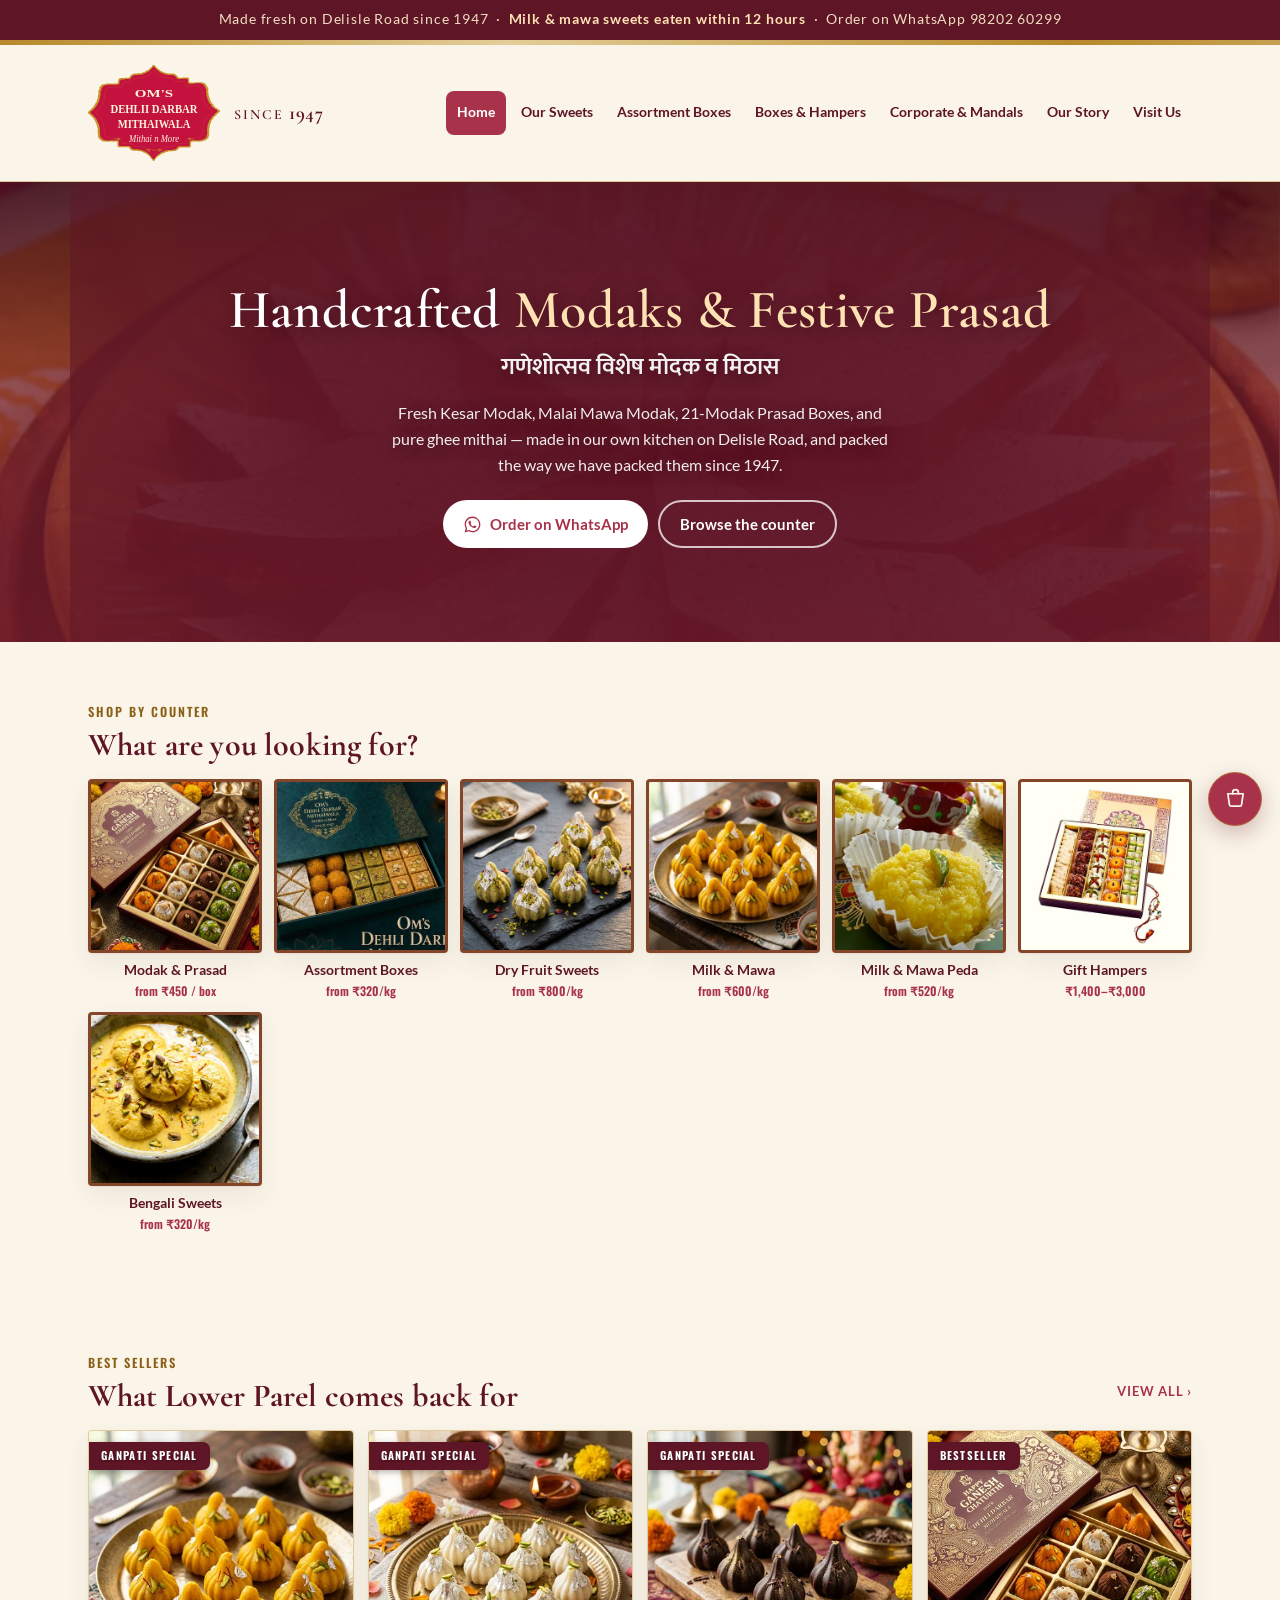
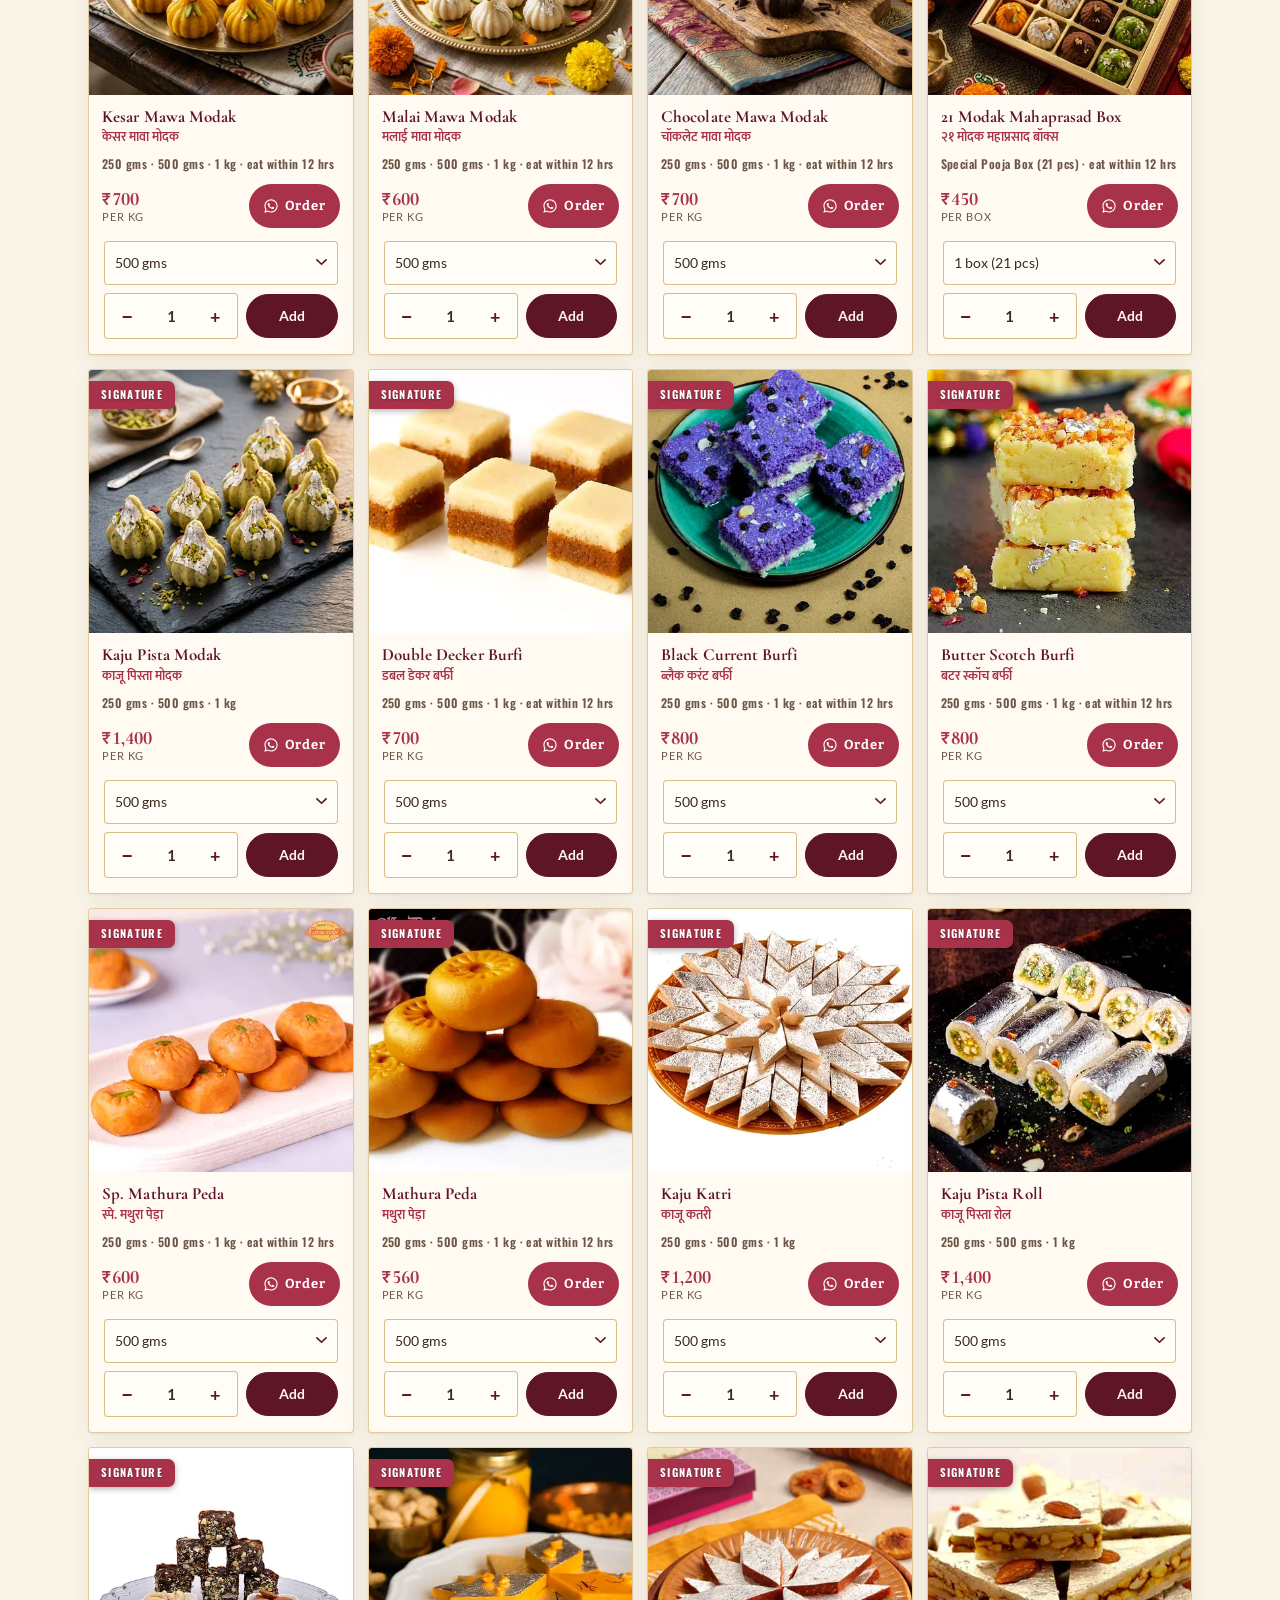
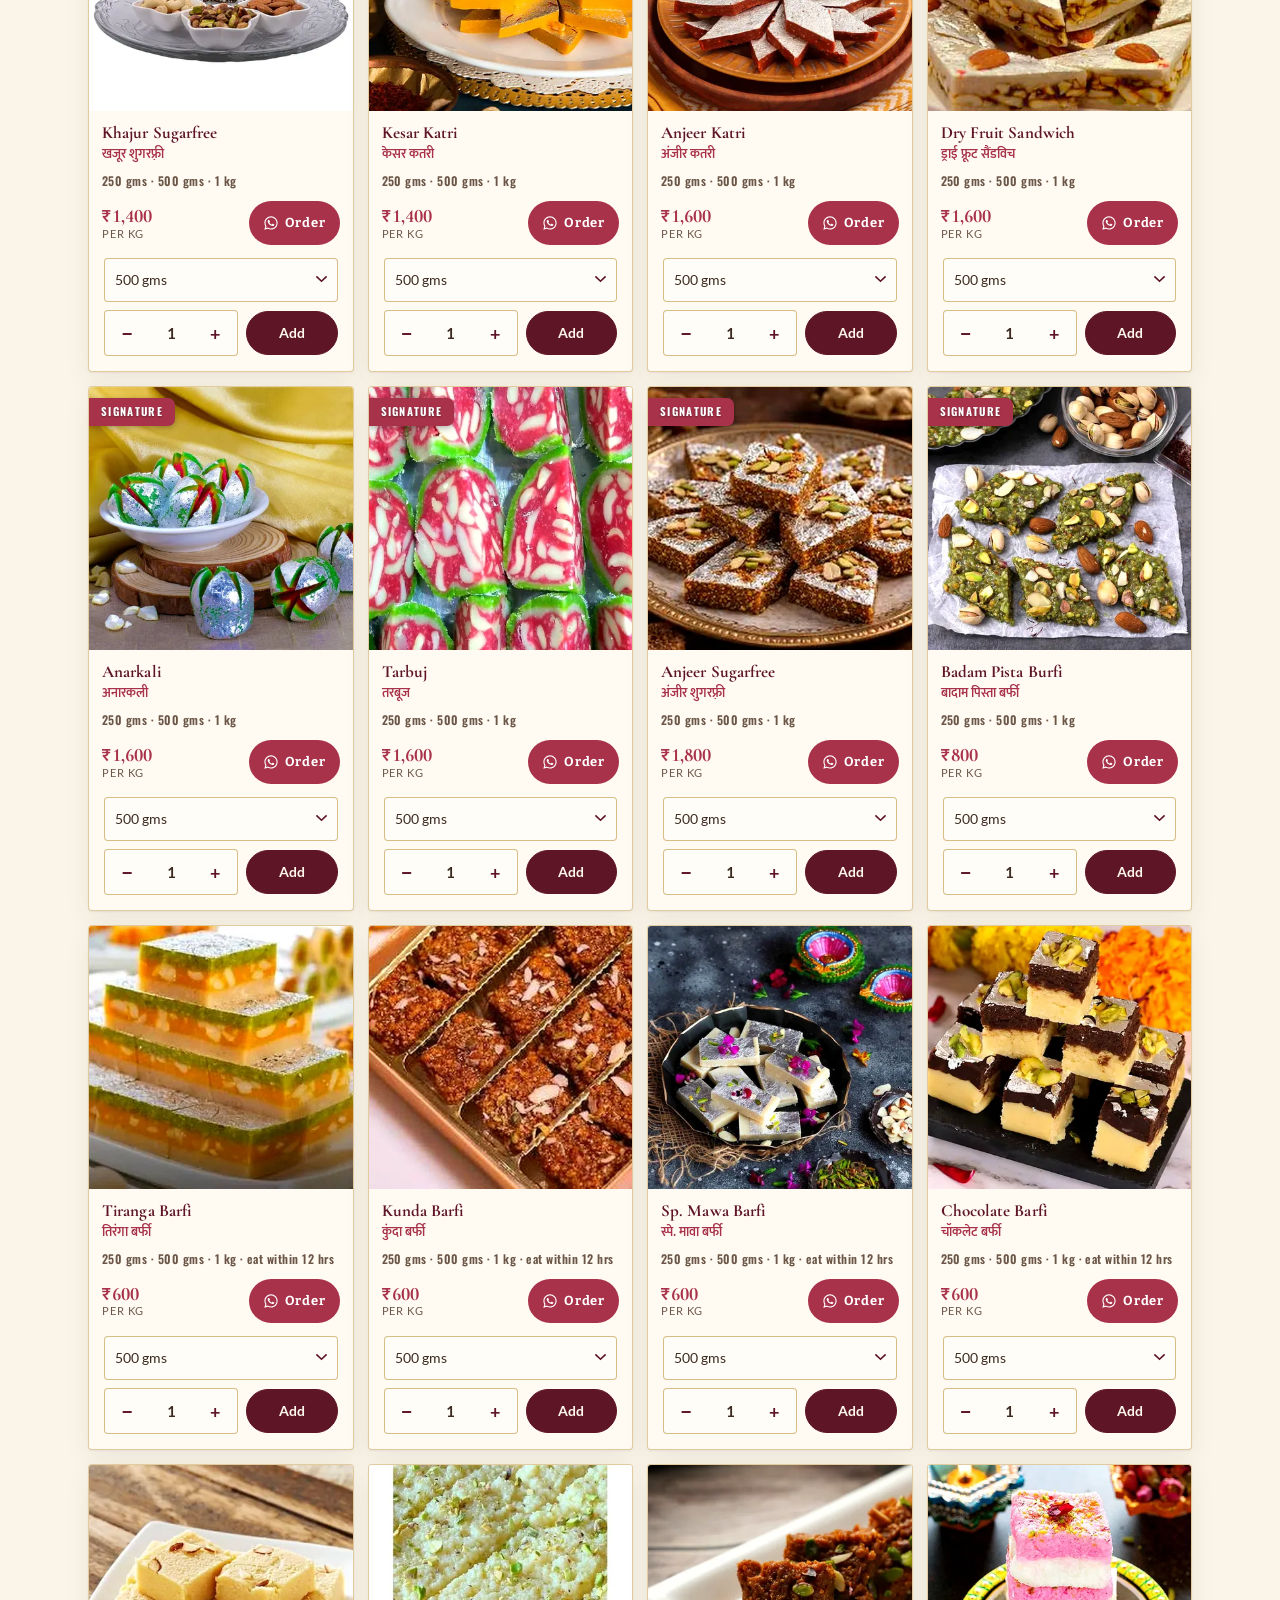
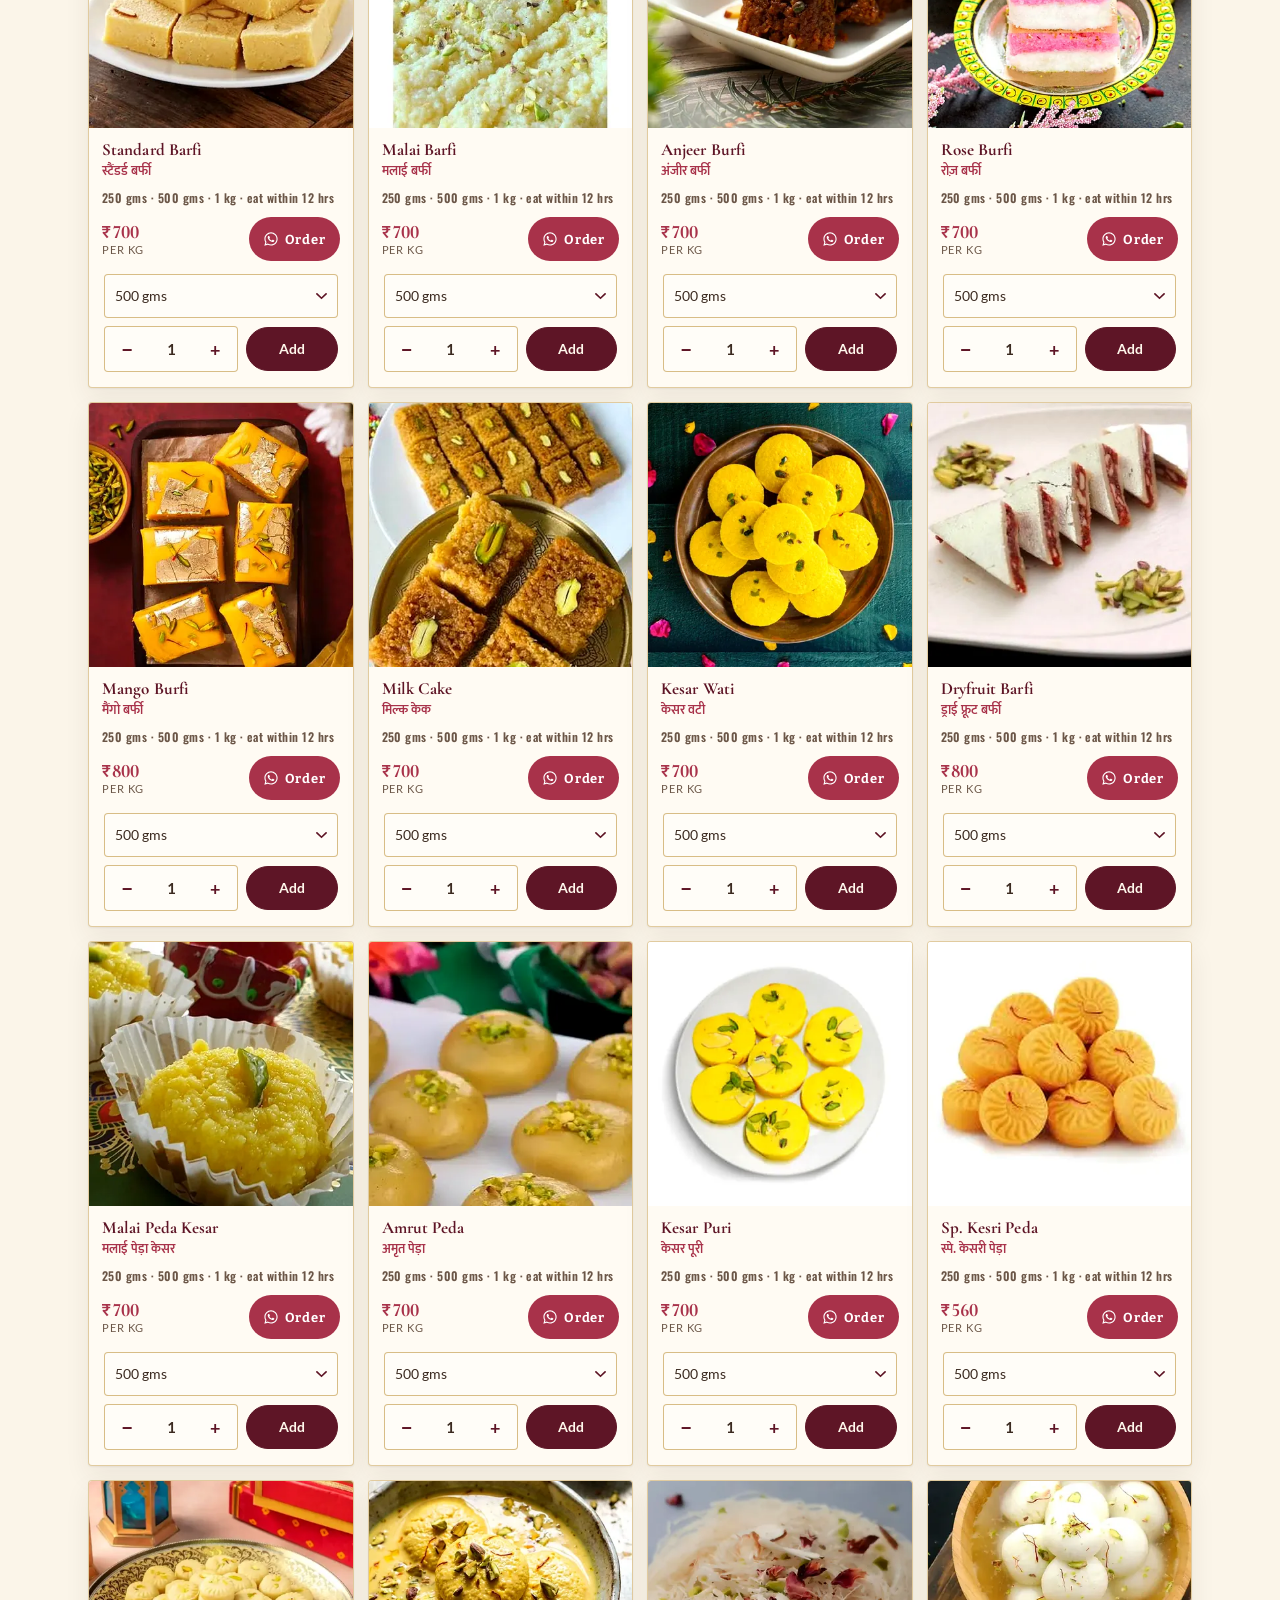
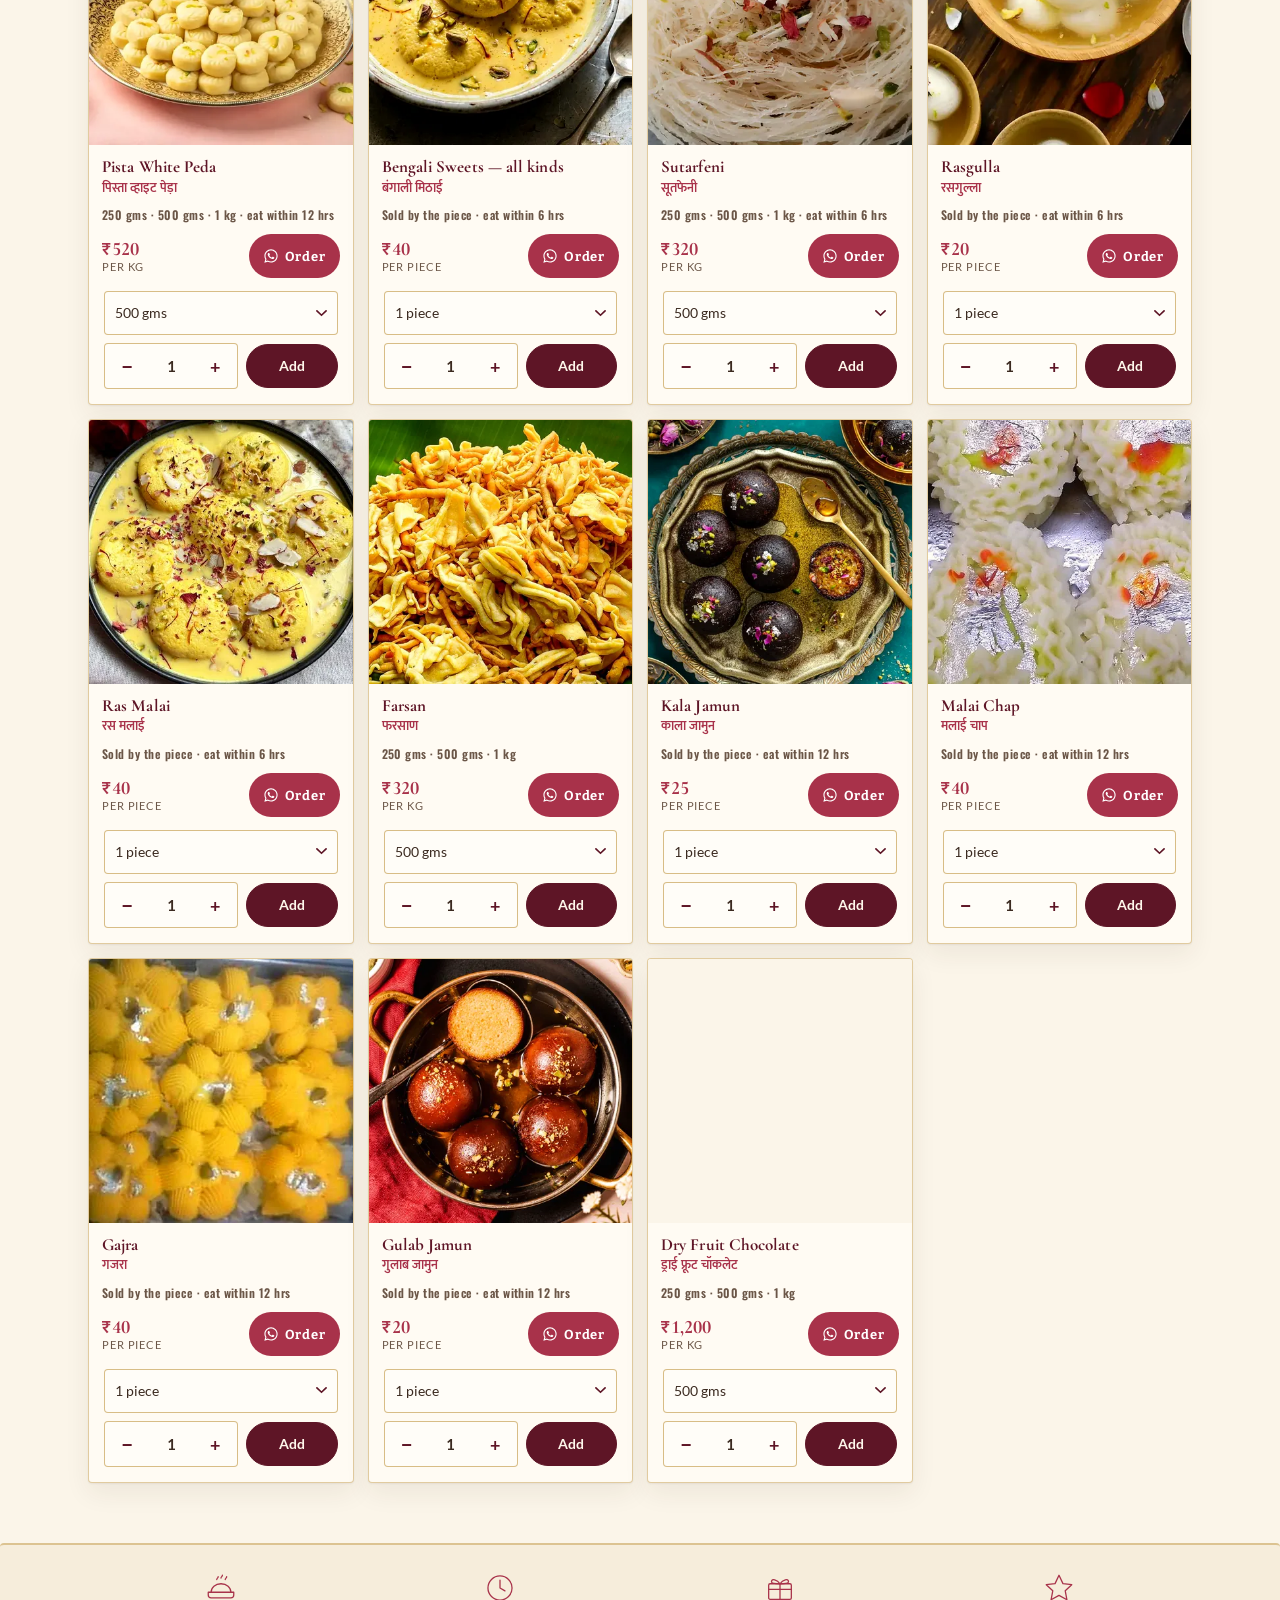
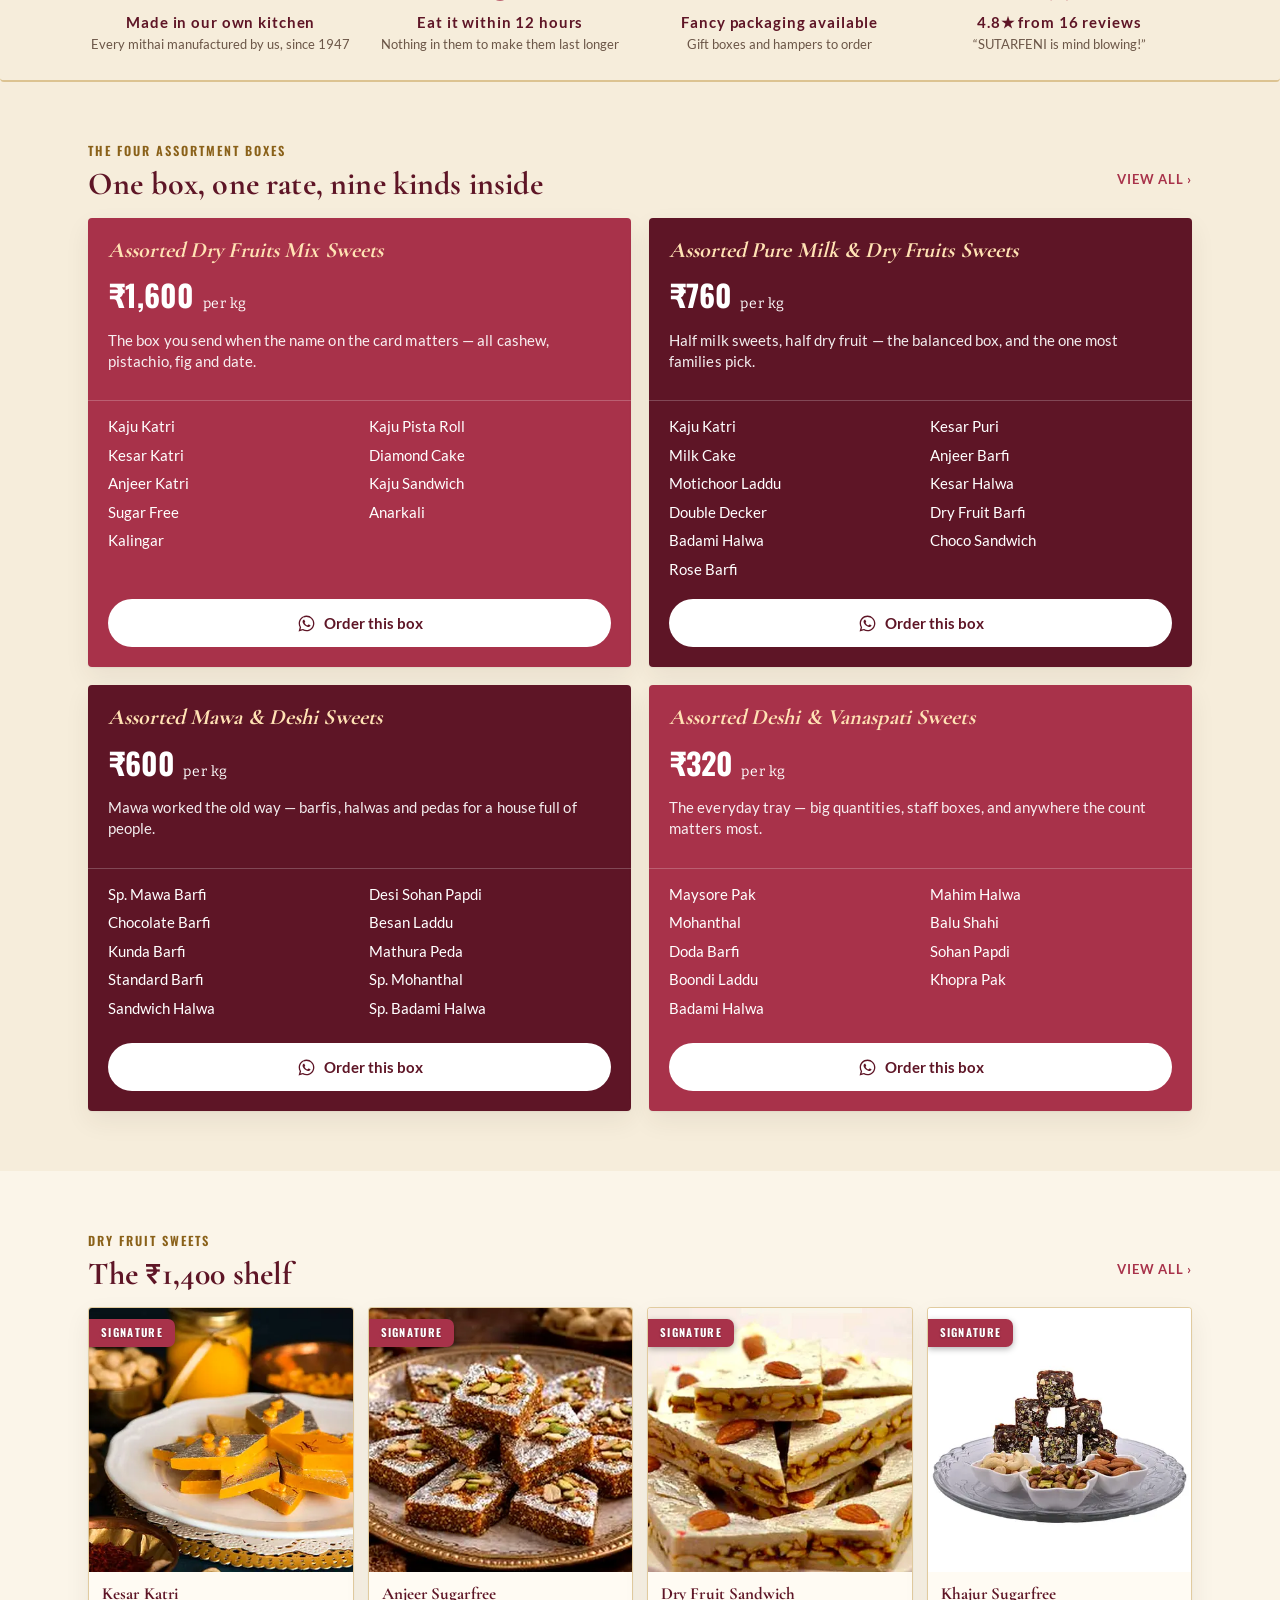
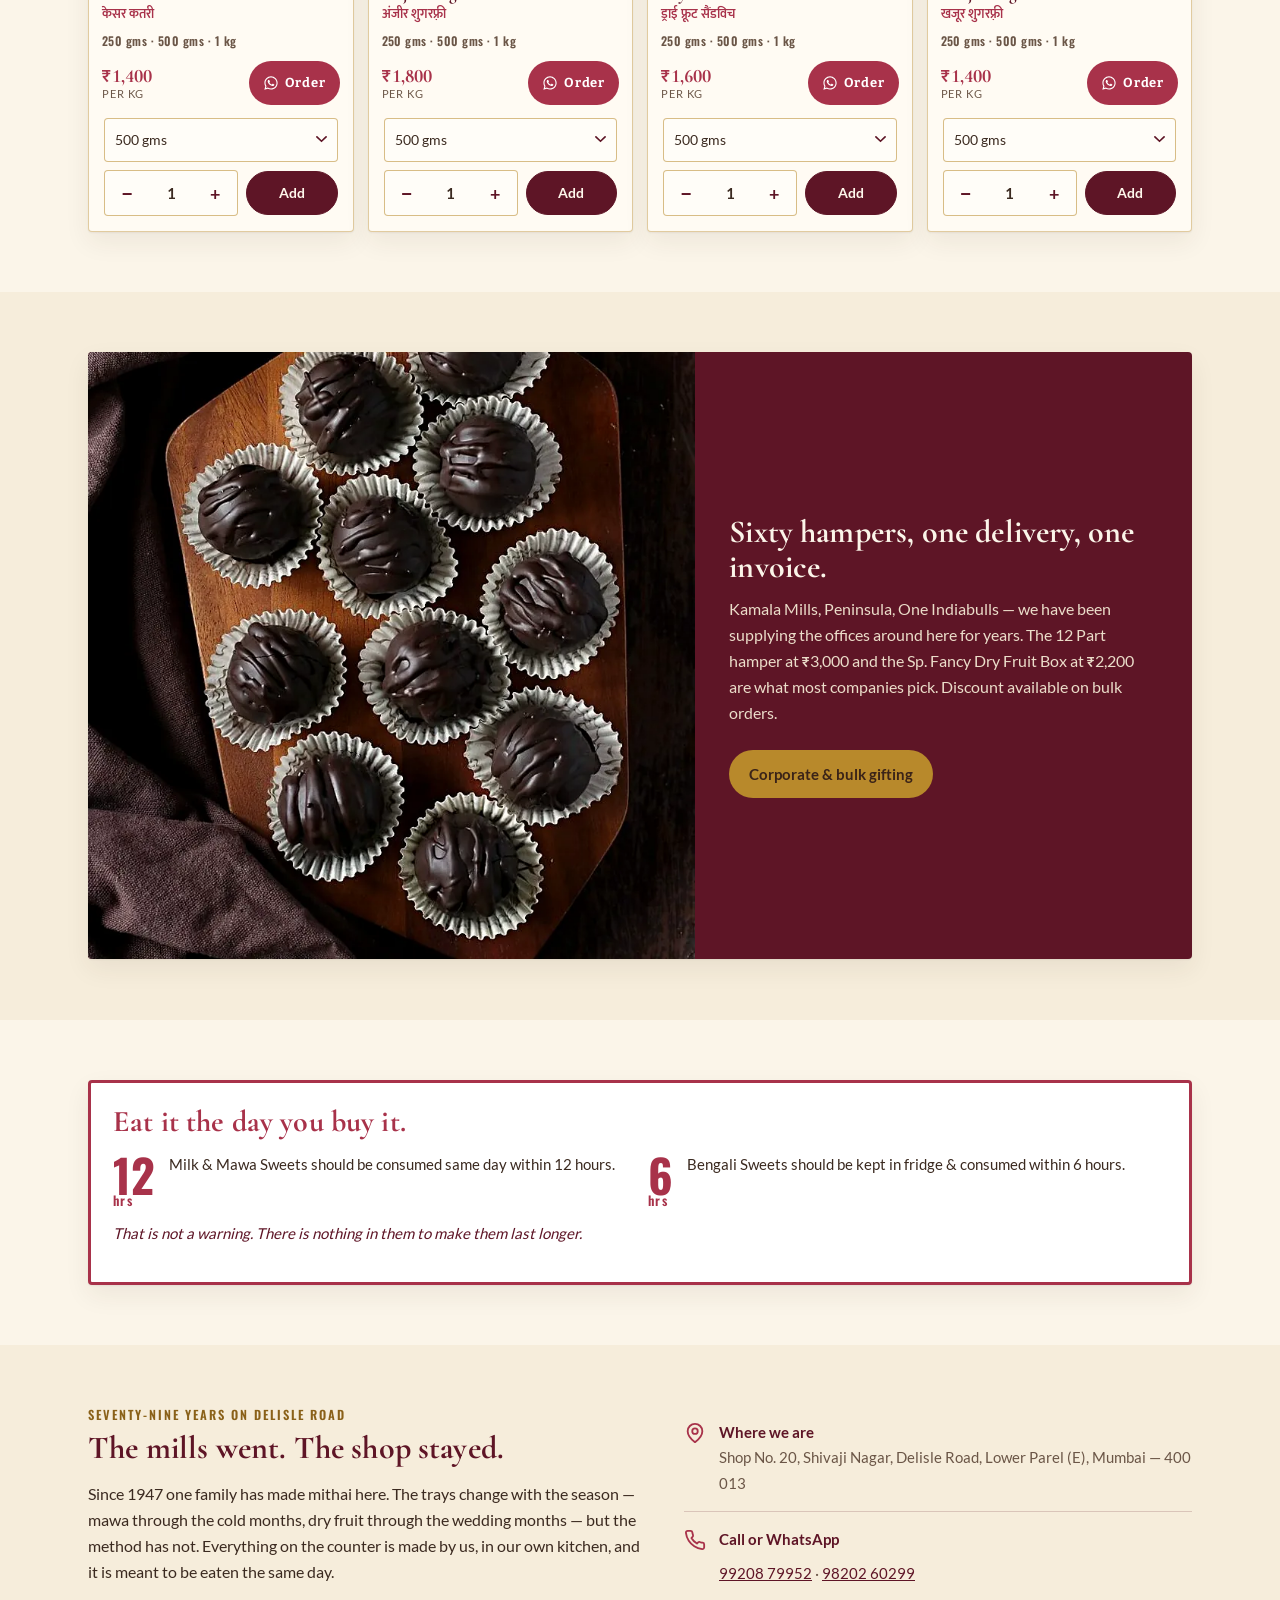
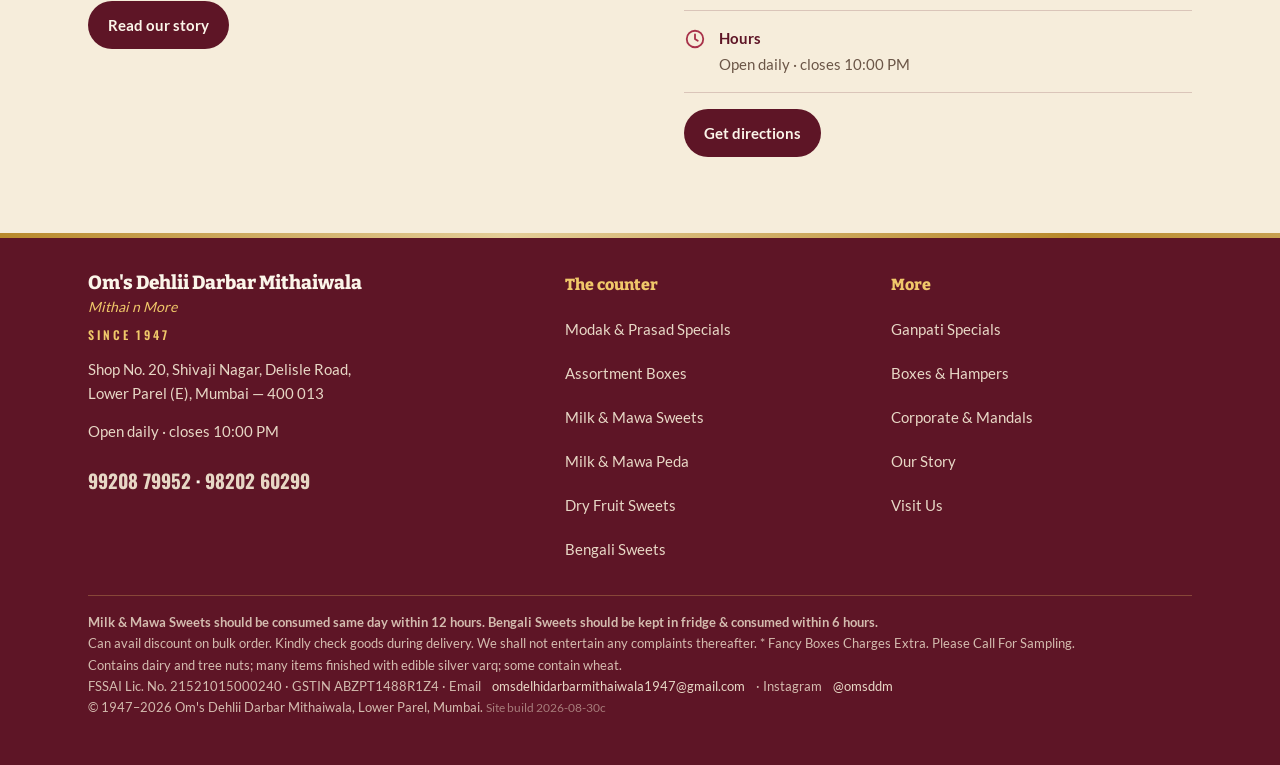
<file: index.html>
<!DOCTYPE html>
<html lang="en">
<head>
<meta charset="utf-8">
<meta name="viewport" content="width=device-width, initial-scale=1">
<title>Mithai shop in Lower Parel, Mumbai — Om's Dehlii Darbar Mithaiwala, since 1947</title>
<meta name="description" content="Family mithai shop on Delisle Road, Lower Parel since 1947. Fresh Ganpati modaks, 21-modak prasad boxes, dry fruit, milk and mawa mithais made in-house. Order on WhatsApp.">
<link rel="canonical" href="https://omsdelhidarbarmithaiwala1947.github.io/Our-Website/">
<meta name="theme-color" content="#C4123F">
<meta property="og:type" content="website">
<meta property="og:site_name" content="Om's Dehlii Darbar Mithaiwala">
<meta property="og:title" content="Mithai shop in Lower Parel, Mumbai — Om's Dehlii Darbar Mithaiwala, since 1947">
<meta property="og:description" content="Family mithai shop on Delisle Road, Lower Parel since 1947. Fresh Ganpati modaks, 21-modak prasad boxes, dry fruit, milk and mawa mithais made in-house. Order on WhatsApp.">
<meta property="og:url" content="https://omsdelhidarbarmithaiwala1947.github.io/Our-Website/">
<meta property="og:image" content="https://omsdelhidarbarmithaiwala1947.github.io/Our-Website/assets/img/linkcard.jpg">
<meta property="og:image:width" content="1200"><meta property="og:image:height" content="630">
<meta property="og:locale" content="en_IN">
<meta name="twitter:card" content="summary_large_image">
<link rel="preload" as="image" fetchpriority="high" imagesizes="100vw"
 imagesrcset="assets/img/hero-wide-700.webp 700w, assets/img/hero-wide-1000.webp 1000w, assets/img/hero-wide-1400.webp 1400w" href="assets/img/hero-wide-700.webp" type="image/webp">
<link rel="preload" href="assets/fonts/bitter-800.woff2" as="font" type="font/woff2" crossorigin>
<link rel="preload" href="assets/fonts/bitter-400.woff2" as="font" type="font/woff2" crossorigin>
<link rel="preload" href="assets/fonts/oswald-700.woff2" as="font" type="font/woff2" crossorigin>
<link rel="stylesheet" href="assets/css/site.css?v=2026-08-30c">
<script src="assets/js/products.js?v=2026-08-30c" defer></script>
<script src="assets/js/site.js?v=2026-08-30c" defer></script>
<link rel="icon" href="assets/img/logo.svg" type="image/svg+xml">
<script type="application/ld+json">{"@context":"https://schema.org","@type":["Bakery","LocalBusiness","Store"],"name":"Om's Dehlii Darbar Mithaiwala","alternateName":["Om's Dehlii Darbar Mithaiwala","Oms Dehlii Darbar Mithaiwala"],"slogan":"Mithai n More","description":"All varieties of dry fruit, milk, bengali and mawa mithais manufactured by us. We cater to all orders for retail and corporate. Also available all types of dry fruits and farsans and chocolates. Fancy packaging available.","foundingDate":"1947","url":"https://omsdelhidarbarmithaiwala1947.github.io/Our-Website/","telephone":["+919920879952","+919820260299"],"priceRange":"₹₹","currenciesAccepted":"INR","paymentAccepted":"Cash, UPI","servesCuisine":"Indian sweets","address":{"@type":"PostalAddress","streetAddress":"Shop No. 20, Shivaji Nagar, Delisle Road","addressLocality":"Lower Parel (E), Mumbai","addressRegion":"Maharashtra","postalCode":"400013","addressCountry":"IN"},"openingHoursSpecification":[{"@type":"OpeningHoursSpecification","dayOfWeek":["Monday","Tuesday","Wednesday","Thursday","Friday","Saturday","Sunday"],"closes":"22:00"}],"aggregateRating":{"@type":"AggregateRating","ratingValue":"4.8","reviewCount":"16","bestRating":"5"},"hasMap":"https://maps.google.com/?q=Om%27s%20Dehlii%20Darbar%20Mithaiwala%2C%20Shop%20No.%2020%2C%20Shivaji%20Nagar%2C%20Delisle%20Road%2C%20Lower%20Parel%20%28E%29%2C%20Mumbai%20400013"}</script>
</head>
<body>
<a class="skip" href="#main">Skip to content</a>
<div class="announce"><span>Made fresh on Delisle Road since 1947 &nbsp;·&nbsp; <b>Milk &amp; mawa sweets eaten within 12 hours</b> &nbsp;·&nbsp; Order on WhatsApp 98202 60299</span></div>
<div class="season" id="season-banner" role="region" aria-label="Ganesh Chaturthi season notice"><div class="season-in"><span>Ganesh Chaturthi 2026 — Fresh Modak, Prasad Boxes &amp; Mandal Bulk Orders are Open!</span><a href="ganpati.html">See Ganpati Specials</a><button class="x" type="button" aria-label="Dismiss this notice">&times;</button></div></div>
<div class="goldrule" aria-hidden="true"></div>
<header class="hdr">
  <div class="hdr-in">
    <a class="brand" href="index.html">
      <img src="assets/img/logo.svg" width="150" height="110" alt="Om's Dehlii Darbar Mithaiwala — Mithai n More">
      <span class="since">SINCE <b>1947</b></span>
    </a>
    <button class="navbtn" id="navbtn" aria-expanded="false" aria-controls="nav">Menu</button>
    <nav class="nav" id="nav" aria-label="Main"><ul><li><a href="index.html">Home</a></li><li><a href="ganpati.html" data-season-only>Ganpati Specials</a></li><li><a href="sweets.html">Our Sweets</a></li><li><a href="assortments.html">Assortment Boxes</a></li><li><a href="boxes.html">Boxes &amp; Hampers</a></li><li><a href="corporate.html">Corporate &amp; Mandals</a></li><li><a href="story.html">Our Story</a></li><li><a href="visit.html">Visit Us</a></li></ul></nav>
  </div>
</header>
<main id="main">

<section class="banner">
  <div class="bimg">
    <picture><source type="image/webp" sizes="100vw"
      srcset="assets/img/hero-wide-700.webp 700w, assets/img/hero-wide-1000.webp 1000w, assets/img/hero-wide-1400.webp 1400w">
    <img src="assets/img/hero-wide-700.jpg" sizes="100vw"
         srcset="assets/img/hero-wide-700.jpg 700w, assets/img/hero-wide-1000.jpg 1000w, assets/img/hero-wide-1400.jpg 1400w"
         width="1400" height="650" fetchpriority="high" decoding="async"
         alt="Tarbuj — dry-fruit sweet cut like a watermelon slice, green rind and rose-red centre set with almond slivers"></picture>
  </div>
  <div class="bin">
    <p class="eyebrow" data-season-only>Ganesh Chaturthi 2026 &middot; बाप्पाचा महाप्रसाद</p>
    <h1>Handcrafted <em>Modaks &amp; Festive Prasad</em></h1>
    <p class="dv">गणेशोत्सव विशेष मोदक व मिठास</p>
    <p>Fresh Kesar Modak, Malai Mawa Modak, 21-Modak Prasad Boxes, and pure ghee mithai — made in our own kitchen
       on Delisle Road, and packed the way we have packed them since 1947.</p>
    <div class="pricetag" data-season-only>Fresh Modaks &middot; 21-Modak Boxes from ₹450 &middot; Mandal Bulk Orders Open</div>
    <div class="bcta">
      <a class="btn btn-wa" data-href="wa" href="#"><svg viewBox="0 0 24 24" fill="currentColor" aria-hidden="true"><path d="M12.04 2C6.58 2 2.13 6.45 2.13 11.91c0 1.75.46 3.45 1.32 4.95L2 22l5.25-1.38a9.9 9.9 0 0 0 4.79 1.22c5.46 0 9.9-4.45 9.9-9.91 0-2.65-1.03-5.14-2.9-7.01A9.82 9.82 0 0 0 12.04 2Zm0 18.15a8.2 8.2 0 0 1-4.2-1.15l-.3-.18-3.12.82.83-3.04-.2-.31a8.18 8.18 0 0 1-1.26-4.38c0-4.54 3.7-8.23 8.25-8.23 2.2 0 4.27.86 5.83 2.42a8.17 8.17 0 0 1 2.41 5.82c0 4.54-3.69 8.23-8.24 8.23Zm4.52-6.16c-.25-.12-1.47-.72-1.69-.81-.23-.08-.39-.12-.56.13-.16.24-.64.8-.78.97-.15.16-.29.18-.54.06-.25-.13-1.05-.39-2-1.23-.74-.66-1.24-1.47-1.38-1.72-.15-.25-.02-.38.11-.5.11-.11.25-.29.37-.44.12-.15.16-.25.25-.42.08-.16.04-.31-.02-.43-.06-.12-.56-1.34-.76-1.84-.2-.48-.4-.42-.56-.42h-.47c-.16 0-.43.06-.65.31-.22.25-.85.83-.85 2.03s.87 2.35.99 2.51c.12.16 1.71 2.61 4.15 3.66.58.25 1.03.4 1.39.51.58.19 1.11.16 1.53.1.47-.07 1.47-.6 1.67-1.18.21-.58.21-1.07.15-1.18-.06-.1-.22-.16-.47-.28Z"/></svg>Order on WhatsApp</a>
      <a class="btn btn-ghost" href="ganpati.html" data-season-only>See Ganpati Specials</a>
      <a class="btn btn-ghost" href="sweets.html">Browse the counter</a>
    </div>
  </div>
</section>

<section class="sec">
  <div class="wrap">
    <div class="rowhead"><div><div class="sub">Shop by counter</div><h2>What are you looking for?</h2></div></div>
    <div class="cats" id="cattiles"></div>
  </div>
</section>

<section class="sec tint" data-season-only>
  <div class="wrap">
    <div class="ribbon"><span>FESTIVE GIFT HAMPERS &middot; GANESH CHATURTHI 2026</span></div>
    <div data-hampers></div>
  </div>
</section>

<section class="sec">
  <div class="wrap">
    <div class="rowhead">
      <div><div class="sub">Best sellers</div><h2>What Lower Parel comes back for</h2></div>
      <a class="viewall" href="sweets.html">View all &rsaquo;</a>
    </div>
    <div class="pgrid" id="bestsellers"></div>
  </div>
</section>

<section class="trustbar">
  <div class="tin">
    <div class="tb"><svg viewBox="0 0 48 48"><path d="M10 30c0-7 6-12 14-12s14 5 14 12"/><path d="M6 30h36v4a4 4 0 0 1-4 4H10a4 4 0 0 1-4-4z"/><path d="M18 12c0-2 2-2 2-4M24 10c0-2 2-2 2-4M30 12c0-2 2-2 2-4"/></svg>
      <b>Made in our own kitchen</b><span>Every mithai manufactured by us, since 1947</span></div>
    <div class="tb"><svg viewBox="0 0 48 48"><circle cx="24" cy="24" r="17"/><path d="M24 13v11l7 4"/></svg>
      <b>Eat it within 12 hours</b><span>Nothing in them to make them last longer</span></div>
    <div class="tb"><svg viewBox="0 0 48 48"><rect x="8" y="18" width="32" height="22" rx="2"/><path d="M8 26h32M24 18v22"/><path d="M24 18c-4-6-12-8-12-3 0 3 6 3 12 3zM24 18c4-6 12-8 12-3 0 3-6 3-12 3z"/></svg>
      <b>Fancy packaging available</b><span>Gift boxes and hampers to order</span></div>
    <div class="tb"><svg viewBox="0 0 48 48"><path d="M24 6l5.6 11.8 12.4 1.6-9.2 8.6 2.4 12.6L24 34.4 12.8 40.6l2.4-12.6L6 19.4l12.4-1.6z"/></svg>
      <b>4.8&#9733; from 16 reviews</b><span>&ldquo;SUTARFENI is mind blowing!&rdquo;</span></div>
  </div>
</section>

<section class="sec tint">
  <div class="wrap">
    <div class="rowhead">
      <div><div class="sub">The four assortment boxes</div><h2>One box, one rate, nine kinds inside</h2></div>
      <a class="viewall" href="assortments.html">View all &rsaquo;</a>
    </div>
    <div class="bands" data-bands></div>
  </div>
</section>

<section class="sec">
  <div class="wrap">
    <div class="rowhead">
      <div><div class="sub">Dry fruit sweets</div><h2>The ₹1,400 shelf</h2></div>
      <a class="viewall" href="sweets.html">View all &rsaquo;</a>
    </div>
    <div class="pgrid" id="row-dryfruit"></div>
  </div>
</section>

<section class="sec tint">
  <div class="wrap">
    <div class="promo">
      <div class="pimg"><picture><source type="image/webp" srcset="assets/img/dry-fruit-chocolate-800.webp">
        <img src="assets/img/dry-fruit-chocolate-800.jpg" width="800" height="800" loading="lazy" decoding="async"
             alt="A packed gift tray of assorted mithai, ready for corporate gifting"></picture></div>
      <div class="ptxt">
        <h2>Sixty hampers, one delivery, one invoice.</h2>
        <p>Kamala Mills, Peninsula, One Indiabulls — we have been supplying the offices around here for years.
           The 12 Part hamper at ₹3,000 and the Sp. Fancy Dry Fruit Box at ₹2,200 are what most companies pick.
           Discount available on bulk orders.</p>
        <a class="btn" href="corporate.html">Corporate &amp; bulk gifting</a>
      </div>
    </div>
  </div>
</section>

<section class="sec"><div class="wrap"><div class="fresh">
  <h2>Eat it the day you buy it.</h2>
  <div class="fg">
    <div class="fcard"><b>12<span>hrs</span></b><span>Milk &amp; Mawa Sweets should be consumed same day within 12 hours.</span></div>
    <div class="fcard"><b>6<span>hrs</span></b><span>Bengali Sweets should be kept in fridge &amp; consumed within 6 hours.</span></div>
  </div>
  <p class="fnote">That is not a warning. There is nothing in them to make them last longer.</p>
</div></div></section>

<section class="sec tint">
  <div class="wrap two">
    <div>
      <div class="rowhead"><div><div class="sub">Seventy-nine years on Delisle Road</div><h2>The mills went. The shop stayed.</h2></div></div>
      <p>Since 1947 one family has made mithai here. The trays change with the season — mawa through the cold
         months, dry fruit through the wedding months — but the method has not. Everything on the counter is
         made by us, in our own kitchen, and it is meant to be eaten the same day.</p>
      <p><a class="btn btn-solid" href="story.html">Read our story</a></p>
    </div>
    <div>
      <ul class="infolist">
        <li><svg viewBox="0 0 24 24" fill="none" stroke="currentColor" stroke-width="2" stroke-linecap="round" stroke-linejoin="round" aria-hidden="true"><path d="M20 10c0 6-8 12-8 12S4 16 4 10a8 8 0 1 1 16 0Z"/><circle cx="12" cy="10" r="3"/></svg><div><b>Where we are</b><span data-shop="shop-address"></span></div></li>
        <li><svg viewBox="0 0 24 24" fill="none" stroke="currentColor" stroke-width="2" stroke-linecap="round" stroke-linejoin="round" aria-hidden="true"><path d="M22 16.9v3a2 2 0 0 1-2.2 2 19.8 19.8 0 0 1-8.6-3.1 19.5 19.5 0 0 1-6-6A19.8 19.8 0 0 1 2.1 4.2 2 2 0 0 1 4.1 2h3a2 2 0 0 1 2 1.7c.1 1 .4 1.9.7 2.8a2 2 0 0 1-.5 2.1L8.1 9.9a16 16 0 0 0 6 6l1.3-1.3a2 2 0 0 1 2.1-.4c.9.3 1.8.6 2.8.7a2 2 0 0 1 1.7 2Z"/></svg><div><b>Call or WhatsApp</b><span data-phones></span></div></li>
        <li><svg viewBox="0 0 24 24" fill="none" stroke="currentColor" stroke-width="2" stroke-linecap="round" stroke-linejoin="round" aria-hidden="true"><circle cx="12" cy="12" r="9"/><path d="M12 7v5l3 2"/></svg><div><b>Hours</b><span data-shop="shop-hours"></span></div></li>
      </ul>
      <p style="margin-top:16px"><a class="btn btn-solid" data-href="maps" href="#" rel="noopener">Get directions</a></p>
    </div>
  </div>
</section>

</main>
<div class="goldrule" aria-hidden="true"></div>
<footer class="ftr">
  <div class="wrap inner">
    <div class="cols">
      <div>
        <div class="lock">Om's Dehlii Darbar Mithaiwala</div>
        <div class="tag">Mithai n More</div>
        <div class="since">Since 1947</div>
        <p style="margin-top:14px">Shop No. 20, Shivaji Nagar, Delisle Road,<br>Lower Parel (E), Mumbai — 400 013</p>
        <p>Open daily · closes 10:00 PM</p>
        <div class="nums" data-phones></div>
      </div>
            <div>
        <h4>The counter</h4>
        <ul>
          <li><a href="ganpati.html">Modak &amp; Prasad Specials</a></li>
          <li><a href="assortments.html">Assortment Boxes</a></li>
          <li><a href="sweets.html">Milk &amp; Mawa Sweets</a></li>
          <li><a href="sweets.html">Milk &amp; Mawa Peda</a></li>
          <li><a href="sweets.html">Dry Fruit Sweets</a></li>
          <li><a href="sweets.html">Bengali Sweets</a></li>
        </ul>
      </div>
            <div>
        <h4>More</h4>
        <ul>
          <li><a href="ganpati.html">Ganpati Specials</a></li>
          <li><a href="boxes.html">Boxes &amp; Hampers</a></li>
          <li><a href="corporate.html">Corporate &amp; Mandals</a></li>
          <li><a href="story.html">Our Story</a></li>
          <li><a href="visit.html">Visit Us</a></li>
        </ul>
      </div>
    </div>
    <p class="fine">
      <b>Milk &amp; Mawa Sweets should be consumed same day within 12 hours. Bengali Sweets should be kept in
      fridge &amp; consumed within 6 hours.</b><br>
      Can avail discount on bulk order. Kindly check goods during delivery. We shall not entertain any complaints
      thereafter. * Fancy Boxes Charges Extra. Please Call For Sampling.<br>
      Contains dairy and tree nuts; many items finished with edible silver varq; some contain wheat.<br>
      FSSAI Lic. No. <span data-ph="fssai"></span> · GSTIN <span data-ph="gst"></span> ·
      Email <span data-ph="email"></span> · Instagram <span data-ph="instagram"></span><br>
      © 1947–2026 Om's Dehlii Darbar Mithaiwala, Lower Parel, Mumbai. <span class="build">Site build 2026-08-30c</span>
    </p>
  </div>
</footer>
<nav class="actionbar" aria-label="Quick actions">
  <a class="wa" data-href="wa" href="#"><svg viewBox="0 0 24 24" fill="currentColor" aria-hidden="true"><path d="M12.04 2C6.58 2 2.13 6.45 2.13 11.91c0 1.75.46 3.45 1.32 4.95L2 22l5.25-1.38a9.9 9.9 0 0 0 4.79 1.22c5.46 0 9.9-4.45 9.9-9.91 0-2.65-1.03-5.14-2.9-7.01A9.82 9.82 0 0 0 12.04 2Zm0 18.15a8.2 8.2 0 0 1-4.2-1.15l-.3-.18-3.12.82.83-3.04-.2-.31a8.18 8.18 0 0 1-1.26-4.38c0-4.54 3.7-8.23 8.25-8.23 2.2 0 4.27.86 5.83 2.42a8.17 8.17 0 0 1 2.41 5.82c0 4.54-3.69 8.23-8.24 8.23Zm4.52-6.16c-.25-.12-1.47-.72-1.69-.81-.23-.08-.39-.12-.56.13-.16.24-.64.8-.78.97-.15.16-.29.18-.54.06-.25-.13-1.05-.39-2-1.23-.74-.66-1.24-1.47-1.38-1.72-.15-.25-.02-.38.11-.5.11-.11.25-.29.37-.44.12-.15.16-.25.25-.42.08-.16.04-.31-.02-.43-.06-.12-.56-1.34-.76-1.84-.2-.48-.4-.42-.56-.42h-.47c-.16 0-.43.06-.65.31-.22.25-.85.83-.85 2.03s.87 2.35.99 2.51c.12.16 1.71 2.61 4.15 3.66.58.25 1.03.4 1.39.51.58.19 1.11.16 1.53.1.47-.07 1.47-.6 1.67-1.18.21-.58.21-1.07.15-1.18-.06-.1-.22-.16-.47-.28Z"/></svg>WhatsApp</a>
  <a data-href="tel" href="#"><svg viewBox="0 0 24 24" fill="none" stroke="currentColor" stroke-width="2" stroke-linecap="round" stroke-linejoin="round" aria-hidden="true"><path d="M22 16.9v3a2 2 0 0 1-2.2 2 19.8 19.8 0 0 1-8.6-3.1 19.5 19.5 0 0 1-6-6A19.8 19.8 0 0 1 2.1 4.2 2 2 0 0 1 4.1 2h3a2 2 0 0 1 2 1.7c.1 1 .4 1.9.7 2.8a2 2 0 0 1-.5 2.1L8.1 9.9a16 16 0 0 0 6 6l1.3-1.3a2 2 0 0 1 2.1-.4c.9.3 1.8.6 2.8.7a2 2 0 0 1 1.7 2Z"/></svg>Call</a>
  <a data-href="maps" href="#" rel="noopener"><svg viewBox="0 0 24 24" fill="none" stroke="currentColor" stroke-width="2" stroke-linecap="round" stroke-linejoin="round" aria-hidden="true"><path d="M20 10c0 6-8 12-8 12S4 16 4 10a8 8 0 1 1 16 0Z"/><circle cx="12" cy="10" r="3"/></svg>Directions</a>
</nav>
</body>
</html>
</file>
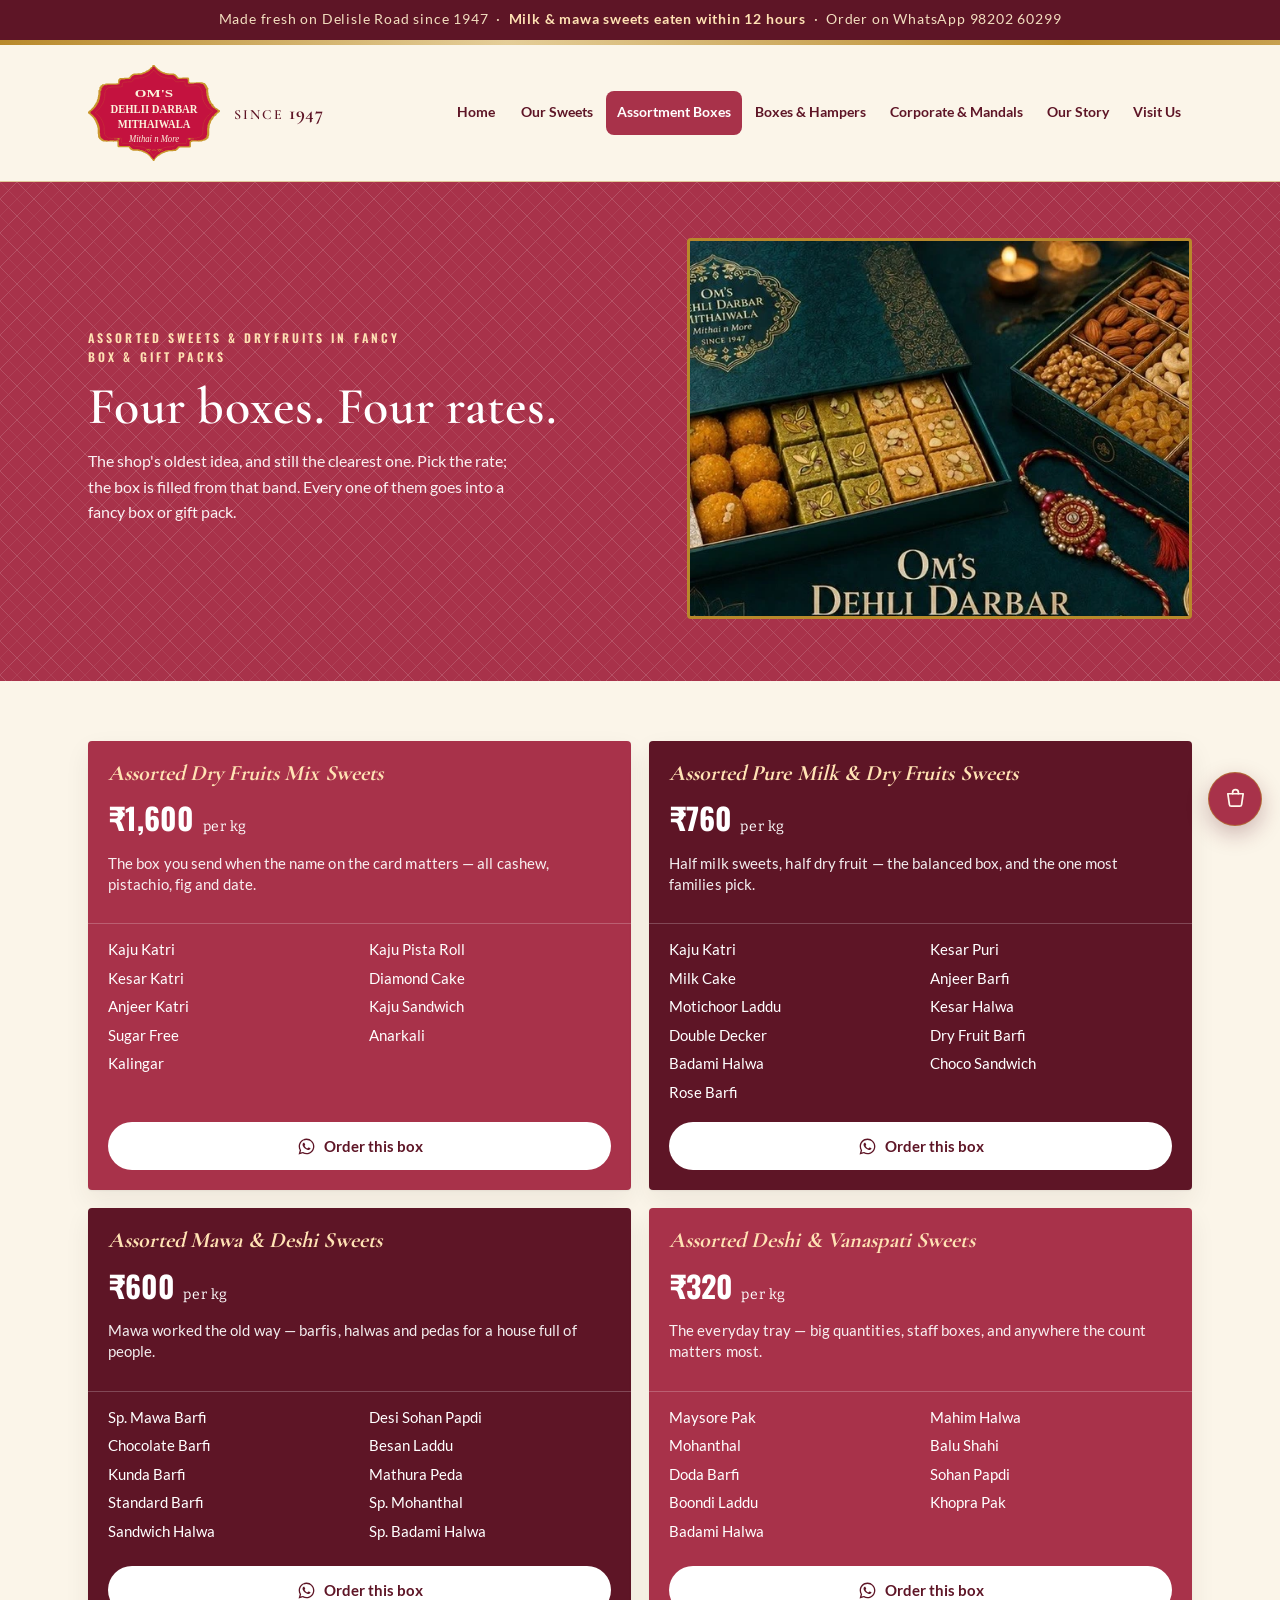
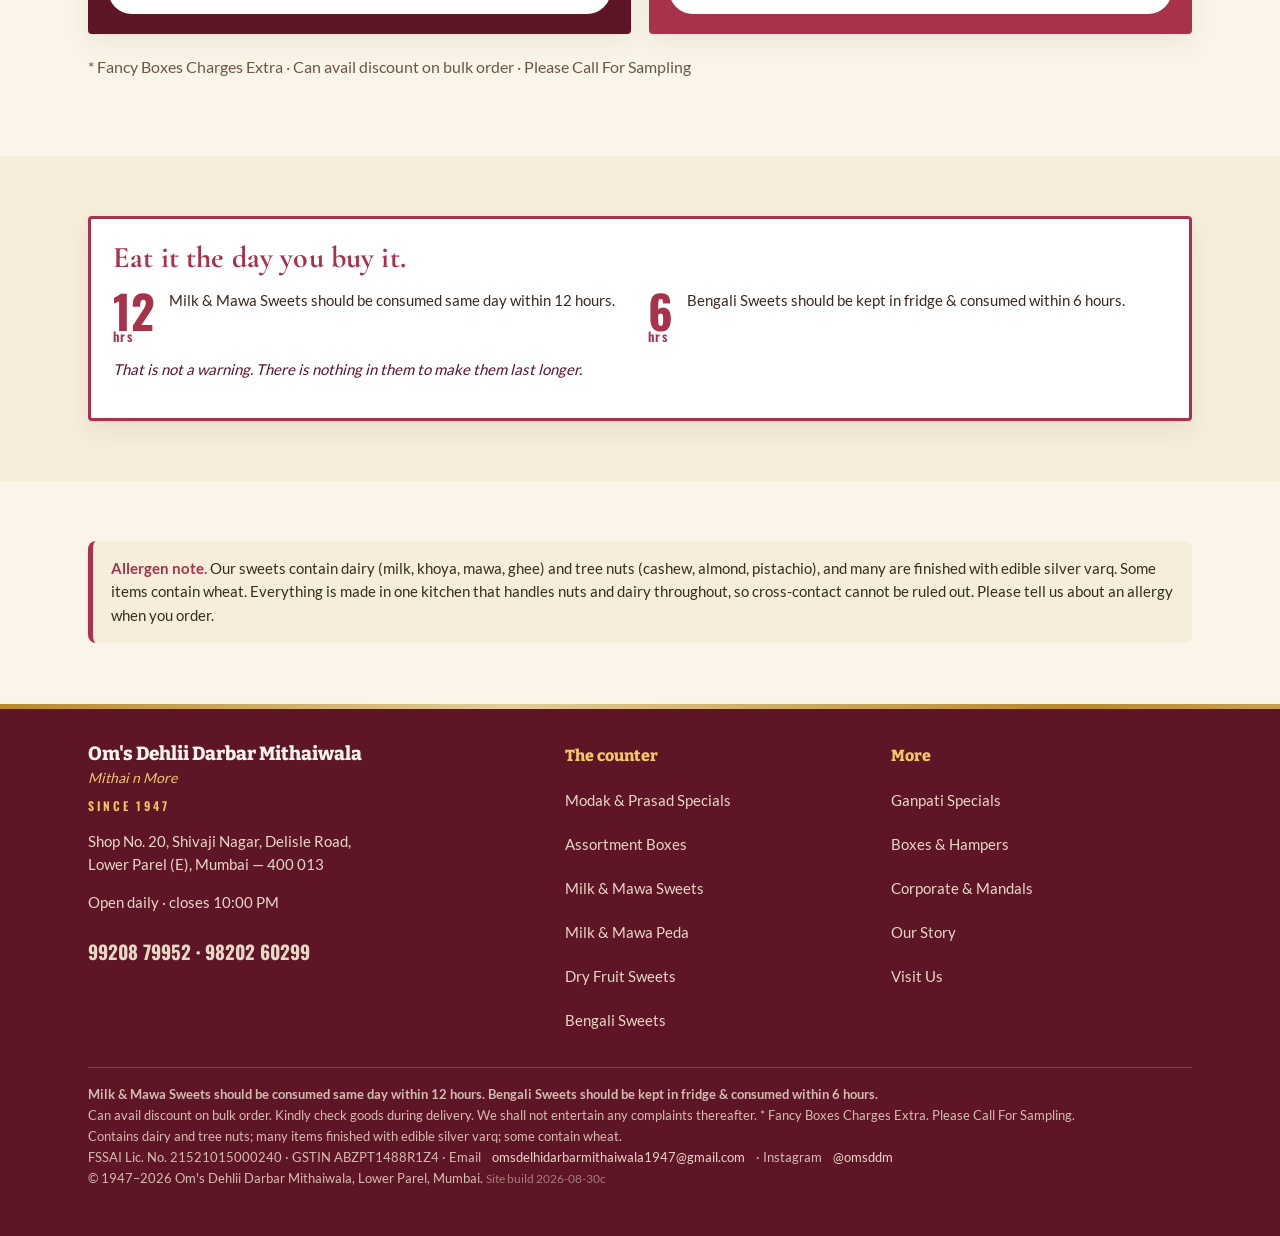
<file: assortments.html>
<!DOCTYPE html>
<html lang="en">
<head>
<meta charset="utf-8">
<meta name="viewport" content="width=device-width, initial-scale=1">
<title>Assorted sweets & dryfruit gift boxes — ₹280 to ₹1,400 per kg | Lower Parel</title>
<meta name="description" content="Four assortment boxes: Dry Fruits Mix ₹1,400, Pure Milk & Dry Fruits ₹700, Mawa & Deshi ₹560, Deshi & Vanaspati ₹280 per kg. Fancy box and gift packs. Lower Parel, Mumbai.">
<link rel="canonical" href="https://omsdelhidarbarmithaiwala1947.github.io/Our-Website/assortments.html">
<meta name="theme-color" content="#C4123F">
<meta property="og:type" content="website">
<meta property="og:site_name" content="Om's Dehlii Darbar Mithaiwala">
<meta property="og:title" content="Assorted sweets & dryfruit gift boxes — ₹280 to ₹1,400 per kg | Lower Parel">
<meta property="og:description" content="Four assortment boxes: Dry Fruits Mix ₹1,400, Pure Milk & Dry Fruits ₹700, Mawa & Deshi ₹560, Deshi & Vanaspati ₹280 per kg. Fancy box and gift packs. Lower Parel, Mumbai.">
<meta property="og:url" content="https://omsdelhidarbarmithaiwala1947.github.io/Our-Website/assortments.html">
<meta property="og:image" content="https://omsdelhidarbarmithaiwala1947.github.io/Our-Website/assets/img/linkcard.jpg">
<meta property="og:image:width" content="1200"><meta property="og:image:height" content="630">
<meta property="og:locale" content="en_IN">
<meta name="twitter:card" content="summary_large_image">
<link rel="preload" href="assets/fonts/bitter-800.woff2" as="font" type="font/woff2" crossorigin>
<link rel="preload" href="assets/fonts/bitter-400.woff2" as="font" type="font/woff2" crossorigin>
<link rel="preload" href="assets/fonts/oswald-700.woff2" as="font" type="font/woff2" crossorigin>
<link rel="stylesheet" href="assets/css/site.css?v=2026-08-30c">
<script src="assets/js/products.js?v=2026-08-30c" defer></script>
<script src="assets/js/site.js?v=2026-08-30c" defer></script>
<link rel="icon" href="assets/img/logo.svg" type="image/svg+xml">
<script type="application/ld+json">{"@context":"https://schema.org","@type":["Bakery","LocalBusiness","Store"],"name":"Om's Dehlii Darbar Mithaiwala","alternateName":["Om's Dehlii Darbar Mithaiwala","Oms Dehlii Darbar Mithaiwala"],"slogan":"Mithai n More","description":"All varieties of dry fruit, milk, bengali and mawa mithais manufactured by us. We cater to all orders for retail and corporate. Also available all types of dry fruits and farsans and chocolates. Fancy packaging available.","foundingDate":"1947","url":"https://omsdelhidarbarmithaiwala1947.github.io/Our-Website/","telephone":["+919920879952","+919820260299"],"priceRange":"₹₹","currenciesAccepted":"INR","paymentAccepted":"Cash, UPI","servesCuisine":"Indian sweets","address":{"@type":"PostalAddress","streetAddress":"Shop No. 20, Shivaji Nagar, Delisle Road","addressLocality":"Lower Parel (E), Mumbai","addressRegion":"Maharashtra","postalCode":"400013","addressCountry":"IN"},"openingHoursSpecification":[{"@type":"OpeningHoursSpecification","dayOfWeek":["Monday","Tuesday","Wednesday","Thursday","Friday","Saturday","Sunday"],"closes":"22:00"}],"aggregateRating":{"@type":"AggregateRating","ratingValue":"4.8","reviewCount":"16","bestRating":"5"},"hasMap":"https://maps.google.com/?q=Om%27s%20Dehlii%20Darbar%20Mithaiwala%2C%20Shop%20No.%2020%2C%20Shivaji%20Nagar%2C%20Delisle%20Road%2C%20Lower%20Parel%20%28E%29%2C%20Mumbai%20400013"}</script>
</head>
<body>
<a class="skip" href="#main">Skip to content</a>
<div class="announce"><span>Made fresh on Delisle Road since 1947 &nbsp;·&nbsp; <b>Milk &amp; mawa sweets eaten within 12 hours</b> &nbsp;·&nbsp; Order on WhatsApp 98202 60299</span></div>
<div class="season" id="season-banner" role="region" aria-label="Ganesh Chaturthi season notice"><div class="season-in"><span>Ganesh Chaturthi 2026 — Fresh Modak, Prasad Boxes &amp; Mandal Bulk Orders are Open!</span><a href="ganpati.html">See Ganpati Specials</a><button class="x" type="button" aria-label="Dismiss this notice">&times;</button></div></div>
<div class="goldrule" aria-hidden="true"></div>
<header class="hdr">
  <div class="hdr-in">
    <a class="brand" href="index.html">
      <img src="assets/img/logo.svg" width="150" height="110" alt="Om's Dehlii Darbar Mithaiwala — Mithai n More">
      <span class="since">SINCE <b>1947</b></span>
    </a>
    <button class="navbtn" id="navbtn" aria-expanded="false" aria-controls="nav">Menu</button>
    <nav class="nav" id="nav" aria-label="Main"><ul><li><a href="index.html">Home</a></li><li><a href="ganpati.html" data-season-only>Ganpati Specials</a></li><li><a href="sweets.html">Our Sweets</a></li><li><a href="assortments.html">Assortment Boxes</a></li><li><a href="boxes.html">Boxes &amp; Hampers</a></li><li><a href="corporate.html">Corporate &amp; Mandals</a></li><li><a href="story.html">Our Story</a></li><li><a href="visit.html">Visit Us</a></li></ul></nav>
  </div>
</header>
<main id="main">

<section class="hero">
  <div class="wrap hero-in">
    <div>
      <p class="eyebrow">Assorted sweets &amp; dryfruits in fancy box &amp; gift packs</p>
      <h1>Four boxes. Four rates.</h1>
      <p>The shop's oldest idea, and still the clearest one. Pick the rate; the box is filled from that band.
         Every one of them goes into a fancy box or gift pack.</p>
    </div>
    <div class="hero-img">
      <picture><source type="image/webp" srcset="assets/img/festive-boxes-hero-800.webp">
      <img src="assets/img/festive-boxes-hero-800.jpg" width="800" height="450" fetchpriority="high" decoding="async"
           alt="Om's Dehli Darbar Mithaiwala luxury fancy boxes of assorted mixed mithai and dry fruits"></picture>
    </div>
  </div>
</section>
<section class="sec">
  <div class="wrap">
    <div class="bands" data-bands></div>
    <p style="margin-top:20px;color:var(--muted)">* Fancy Boxes Charges Extra · Can avail discount on bulk order · Please Call For Sampling</p>
  </div>
</section>
<section class="sec tint"><div class="wrap"><div class="fresh">
  <h2>Eat it the day you buy it.</h2>
  <div class="fg">
    <div class="fcard"><b>12<span>hrs</span></b><span>Milk &amp; Mawa Sweets should be consumed same day within 12 hours.</span></div>
    <div class="fcard"><b>6<span>hrs</span></b><span>Bengali Sweets should be kept in fridge &amp; consumed within 6 hours.</span></div>
  </div>
  <p class="fnote">That is not a warning. There is nothing in them to make them last longer.</p>
</div></div></section>
<section class="sec"><div class="wrap"><div class="allergen"><b>Allergen note.</b> Our sweets contain dairy (milk, khoya, mawa, ghee) and tree nuts (cashew, almond, pistachio), and many are finished with edible silver varq. Some items contain wheat. Everything is made in one kitchen that handles nuts and dairy throughout, so cross-contact cannot be ruled out. Please tell us about an allergy when you order.</div></div></section>

</main>
<div class="goldrule" aria-hidden="true"></div>
<footer class="ftr">
  <div class="wrap inner">
    <div class="cols">
      <div>
        <div class="lock">Om's Dehlii Darbar Mithaiwala</div>
        <div class="tag">Mithai n More</div>
        <div class="since">Since 1947</div>
        <p style="margin-top:14px">Shop No. 20, Shivaji Nagar, Delisle Road,<br>Lower Parel (E), Mumbai — 400 013</p>
        <p>Open daily · closes 10:00 PM</p>
        <div class="nums" data-phones></div>
      </div>
            <div>
        <h4>The counter</h4>
        <ul>
          <li><a href="ganpati.html">Modak &amp; Prasad Specials</a></li>
          <li><a href="assortments.html">Assortment Boxes</a></li>
          <li><a href="sweets.html">Milk &amp; Mawa Sweets</a></li>
          <li><a href="sweets.html">Milk &amp; Mawa Peda</a></li>
          <li><a href="sweets.html">Dry Fruit Sweets</a></li>
          <li><a href="sweets.html">Bengali Sweets</a></li>
        </ul>
      </div>
            <div>
        <h4>More</h4>
        <ul>
          <li><a href="ganpati.html">Ganpati Specials</a></li>
          <li><a href="boxes.html">Boxes &amp; Hampers</a></li>
          <li><a href="corporate.html">Corporate &amp; Mandals</a></li>
          <li><a href="story.html">Our Story</a></li>
          <li><a href="visit.html">Visit Us</a></li>
        </ul>
      </div>
    </div>
    <p class="fine">
      <b>Milk &amp; Mawa Sweets should be consumed same day within 12 hours. Bengali Sweets should be kept in
      fridge &amp; consumed within 6 hours.</b><br>
      Can avail discount on bulk order. Kindly check goods during delivery. We shall not entertain any complaints
      thereafter. * Fancy Boxes Charges Extra. Please Call For Sampling.<br>
      Contains dairy and tree nuts; many items finished with edible silver varq; some contain wheat.<br>
      FSSAI Lic. No. <span data-ph="fssai"></span> · GSTIN <span data-ph="gst"></span> ·
      Email <span data-ph="email"></span> · Instagram <span data-ph="instagram"></span><br>
      © 1947–2026 Om's Dehlii Darbar Mithaiwala, Lower Parel, Mumbai. <span class="build">Site build 2026-08-30c</span>
    </p>
  </div>
</footer>
<nav class="actionbar" aria-label="Quick actions">
  <a class="wa" data-href="wa" href="#"><svg viewBox="0 0 24 24" fill="currentColor" aria-hidden="true"><path d="M12.04 2C6.58 2 2.13 6.45 2.13 11.91c0 1.75.46 3.45 1.32 4.95L2 22l5.25-1.38a9.9 9.9 0 0 0 4.79 1.22c5.46 0 9.9-4.45 9.9-9.91 0-2.65-1.03-5.14-2.9-7.01A9.82 9.82 0 0 0 12.04 2Zm0 18.15a8.2 8.2 0 0 1-4.2-1.15l-.3-.18-3.12.82.83-3.04-.2-.31a8.18 8.18 0 0 1-1.26-4.38c0-4.54 3.7-8.23 8.25-8.23 2.2 0 4.27.86 5.83 2.42a8.17 8.17 0 0 1 2.41 5.82c0 4.54-3.69 8.23-8.24 8.23Zm4.52-6.16c-.25-.12-1.47-.72-1.69-.81-.23-.08-.39-.12-.56.13-.16.24-.64.8-.78.97-.15.16-.29.18-.54.06-.25-.13-1.05-.39-2-1.23-.74-.66-1.24-1.47-1.38-1.72-.15-.25-.02-.38.11-.5.11-.11.25-.29.37-.44.12-.15.16-.25.25-.42.08-.16.04-.31-.02-.43-.06-.12-.56-1.34-.76-1.84-.2-.48-.4-.42-.56-.42h-.47c-.16 0-.43.06-.65.31-.22.25-.85.83-.85 2.03s.87 2.35.99 2.51c.12.16 1.71 2.61 4.15 3.66.58.25 1.03.4 1.39.51.58.19 1.11.16 1.53.1.47-.07 1.47-.6 1.67-1.18.21-.58.21-1.07.15-1.18-.06-.1-.22-.16-.47-.28Z"/></svg>WhatsApp</a>
  <a data-href="tel" href="#"><svg viewBox="0 0 24 24" fill="none" stroke="currentColor" stroke-width="2" stroke-linecap="round" stroke-linejoin="round" aria-hidden="true"><path d="M22 16.9v3a2 2 0 0 1-2.2 2 19.8 19.8 0 0 1-8.6-3.1 19.5 19.5 0 0 1-6-6A19.8 19.8 0 0 1 2.1 4.2 2 2 0 0 1 4.1 2h3a2 2 0 0 1 2 1.7c.1 1 .4 1.9.7 2.8a2 2 0 0 1-.5 2.1L8.1 9.9a16 16 0 0 0 6 6l1.3-1.3a2 2 0 0 1 2.1-.4c.9.3 1.8.6 2.8.7a2 2 0 0 1 1.7 2Z"/></svg>Call</a>
  <a data-href="maps" href="#" rel="noopener"><svg viewBox="0 0 24 24" fill="none" stroke="currentColor" stroke-width="2" stroke-linecap="round" stroke-linejoin="round" aria-hidden="true"><path d="M20 10c0 6-8 12-8 12S4 16 4 10a8 8 0 1 1 16 0Z"/><circle cx="12" cy="10" r="3"/></svg>Directions</a>
</nav>
</body>
</html>
</file>
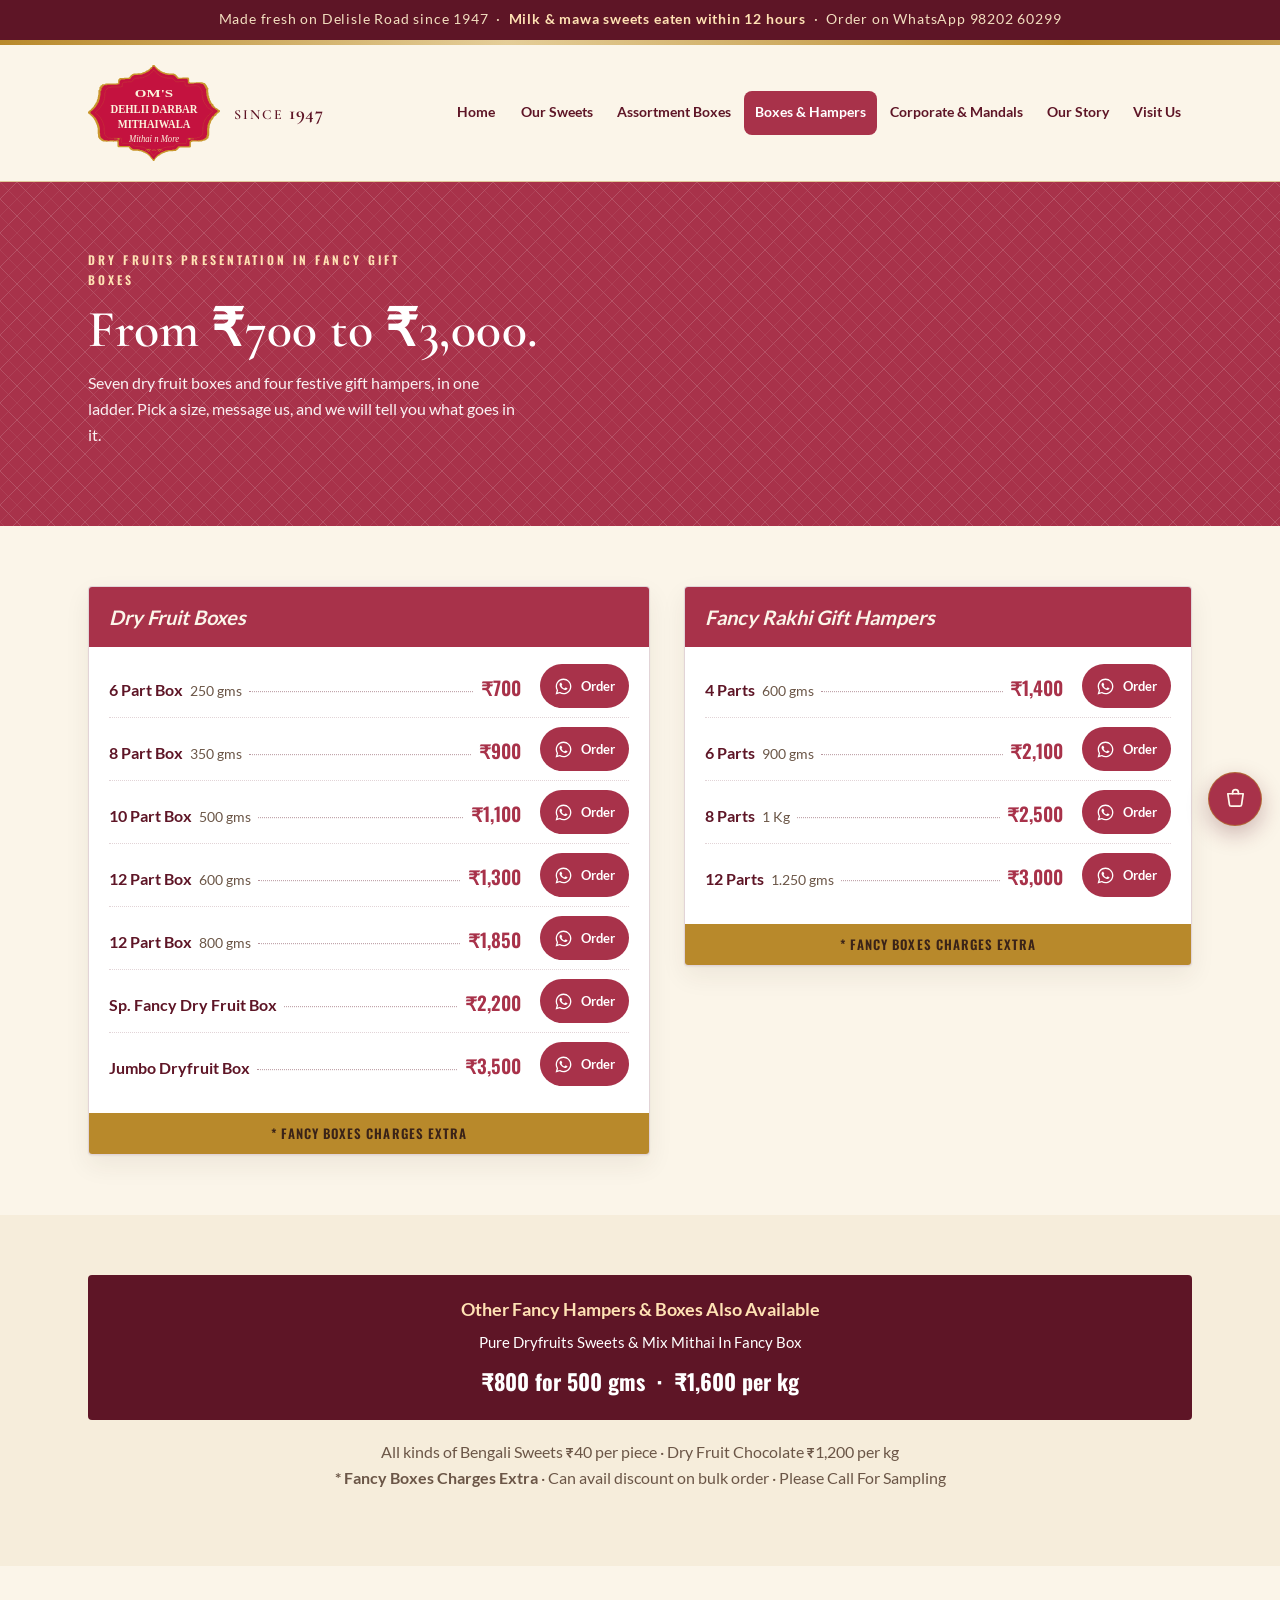
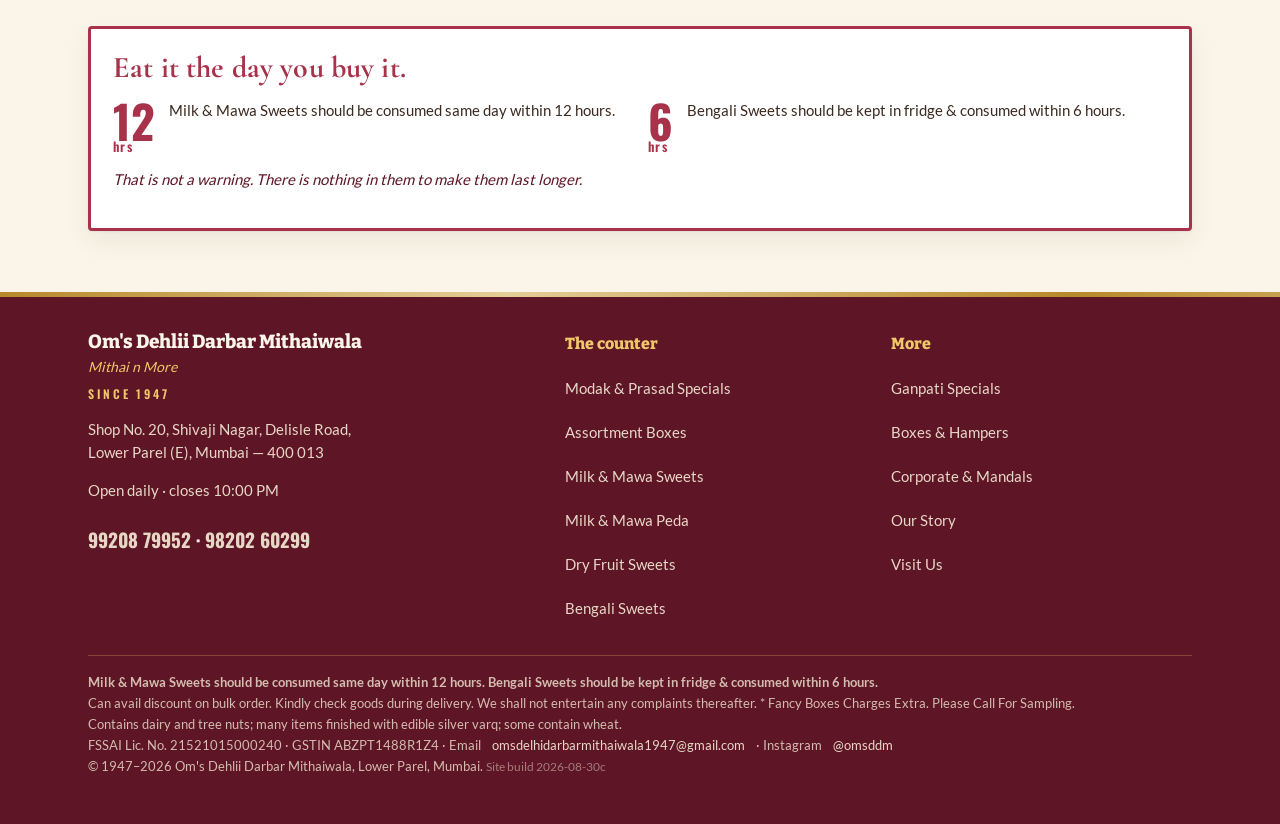
<file: boxes.html>
<!DOCTYPE html>
<html lang="en">
<head>
<meta charset="utf-8">
<meta name="viewport" content="width=device-width, initial-scale=1">
<title>Dry fruit boxes & gift hampers ₹700–₹3,000 | Lower Parel, Mumbai</title>
<meta name="description" content="Seven dry fruit boxes from ₹700 to ₹3,000 and four Festive Gift Hampers & Modaks from ₹1,400 to ₹3,000. Fancy box charges extra. Order on WhatsApp.">
<link rel="canonical" href="https://omsdelhidarbarmithaiwala1947.github.io/Our-Website/boxes.html">
<meta name="theme-color" content="#C4123F">
<meta property="og:type" content="website">
<meta property="og:site_name" content="Om's Dehlii Darbar Mithaiwala">
<meta property="og:title" content="Dry fruit boxes & gift hampers ₹700–₹3,000 | Lower Parel, Mumbai">
<meta property="og:description" content="Seven dry fruit boxes from ₹700 to ₹3,000 and four Festive Gift Hampers & Modaks from ₹1,400 to ₹3,000. Fancy box charges extra. Order on WhatsApp.">
<meta property="og:url" content="https://omsdelhidarbarmithaiwala1947.github.io/Our-Website/boxes.html">
<meta property="og:image" content="https://omsdelhidarbarmithaiwala1947.github.io/Our-Website/assets/img/linkcard.jpg">
<meta property="og:image:width" content="1200"><meta property="og:image:height" content="630">
<meta property="og:locale" content="en_IN">
<meta name="twitter:card" content="summary_large_image">
<link rel="preload" href="assets/fonts/bitter-800.woff2" as="font" type="font/woff2" crossorigin>
<link rel="preload" href="assets/fonts/bitter-400.woff2" as="font" type="font/woff2" crossorigin>
<link rel="preload" href="assets/fonts/oswald-700.woff2" as="font" type="font/woff2" crossorigin>
<link rel="stylesheet" href="assets/css/site.css?v=2026-08-30c">
<script src="assets/js/products.js?v=2026-08-30c" defer></script>
<script src="assets/js/site.js?v=2026-08-30c" defer></script>
<link rel="icon" href="assets/img/logo.svg" type="image/svg+xml">
<script type="application/ld+json">{"@context":"https://schema.org","@type":["Bakery","LocalBusiness","Store"],"name":"Om's Dehlii Darbar Mithaiwala","alternateName":["Om's Dehlii Darbar Mithaiwala","Oms Dehlii Darbar Mithaiwala"],"slogan":"Mithai n More","description":"All varieties of dry fruit, milk, bengali and mawa mithais manufactured by us. We cater to all orders for retail and corporate. Also available all types of dry fruits and farsans and chocolates. Fancy packaging available.","foundingDate":"1947","url":"https://omsdelhidarbarmithaiwala1947.github.io/Our-Website/","telephone":["+919920879952","+919820260299"],"priceRange":"₹₹","currenciesAccepted":"INR","paymentAccepted":"Cash, UPI","servesCuisine":"Indian sweets","address":{"@type":"PostalAddress","streetAddress":"Shop No. 20, Shivaji Nagar, Delisle Road","addressLocality":"Lower Parel (E), Mumbai","addressRegion":"Maharashtra","postalCode":"400013","addressCountry":"IN"},"openingHoursSpecification":[{"@type":"OpeningHoursSpecification","dayOfWeek":["Monday","Tuesday","Wednesday","Thursday","Friday","Saturday","Sunday"],"closes":"22:00"}],"aggregateRating":{"@type":"AggregateRating","ratingValue":"4.8","reviewCount":"16","bestRating":"5"},"hasMap":"https://maps.google.com/?q=Om%27s%20Dehlii%20Darbar%20Mithaiwala%2C%20Shop%20No.%2020%2C%20Shivaji%20Nagar%2C%20Delisle%20Road%2C%20Lower%20Parel%20%28E%29%2C%20Mumbai%20400013"}</script>
</head>
<body>
<a class="skip" href="#main">Skip to content</a>
<div class="announce"><span>Made fresh on Delisle Road since 1947 &nbsp;·&nbsp; <b>Milk &amp; mawa sweets eaten within 12 hours</b> &nbsp;·&nbsp; Order on WhatsApp 98202 60299</span></div>
<div class="season" id="season-banner" role="region" aria-label="Ganesh Chaturthi season notice"><div class="season-in"><span>Ganesh Chaturthi 2026 — Fresh Modak, Prasad Boxes &amp; Mandal Bulk Orders are Open!</span><a href="ganpati.html">See Ganpati Specials</a><button class="x" type="button" aria-label="Dismiss this notice">&times;</button></div></div>
<div class="goldrule" aria-hidden="true"></div>
<header class="hdr">
  <div class="hdr-in">
    <a class="brand" href="index.html">
      <img src="assets/img/logo.svg" width="150" height="110" alt="Om's Dehlii Darbar Mithaiwala — Mithai n More">
      <span class="since">SINCE <b>1947</b></span>
    </a>
    <button class="navbtn" id="navbtn" aria-expanded="false" aria-controls="nav">Menu</button>
    <nav class="nav" id="nav" aria-label="Main"><ul><li><a href="index.html">Home</a></li><li><a href="ganpati.html" data-season-only>Ganpati Specials</a></li><li><a href="sweets.html">Our Sweets</a></li><li><a href="assortments.html">Assortment Boxes</a></li><li><a href="boxes.html">Boxes &amp; Hampers</a></li><li><a href="corporate.html">Corporate &amp; Mandals</a></li><li><a href="story.html">Our Story</a></li><li><a href="visit.html">Visit Us</a></li></ul></nav>
  </div>
</header>
<main id="main">

<section class="hero">
  <div class="wrap">
    <p class="eyebrow">Dry fruits presentation in fancy gift boxes</p>
    <h1>From ₹700 to ₹3,000.</h1>
    <p>Seven dry fruit boxes and four festive gift hampers, in one ladder. Pick a size, message us, and we will
       tell you what goes in it.</p>
  </div>
</section>
<section class="sec">
  <div class="wrap two">
    <div data-boxes></div>
    <div data-hampers></div>
  </div>
</section>
<section class="sec tint">
  <div class="wrap">
    <div class="purple">
      <b>Other Fancy Hampers &amp; Boxes Also Available</b>
      <span>Pure Dryfruits Sweets &amp; Mix Mithai In Fancy Box</span>
      <span class="big">₹800 for 500 gms &nbsp;·&nbsp; ₹1,600 per kg</span>
    </div>
    <p style="margin-top:18px;text-align:center;color:var(--muted)">
      All kinds of Bengali Sweets ₹40 per piece · Dry Fruit Chocolate ₹1,200 per kg<br>
      <b>* Fancy Boxes Charges Extra</b> · Can avail discount on bulk order · Please Call For Sampling</p>
  </div>
</section>
<section class="sec"><div class="wrap"><div class="fresh">
  <h2>Eat it the day you buy it.</h2>
  <div class="fg">
    <div class="fcard"><b>12<span>hrs</span></b><span>Milk &amp; Mawa Sweets should be consumed same day within 12 hours.</span></div>
    <div class="fcard"><b>6<span>hrs</span></b><span>Bengali Sweets should be kept in fridge &amp; consumed within 6 hours.</span></div>
  </div>
  <p class="fnote">That is not a warning. There is nothing in them to make them last longer.</p>
</div></div></section>

</main>
<div class="goldrule" aria-hidden="true"></div>
<footer class="ftr">
  <div class="wrap inner">
    <div class="cols">
      <div>
        <div class="lock">Om's Dehlii Darbar Mithaiwala</div>
        <div class="tag">Mithai n More</div>
        <div class="since">Since 1947</div>
        <p style="margin-top:14px">Shop No. 20, Shivaji Nagar, Delisle Road,<br>Lower Parel (E), Mumbai — 400 013</p>
        <p>Open daily · closes 10:00 PM</p>
        <div class="nums" data-phones></div>
      </div>
            <div>
        <h4>The counter</h4>
        <ul>
          <li><a href="ganpati.html">Modak &amp; Prasad Specials</a></li>
          <li><a href="assortments.html">Assortment Boxes</a></li>
          <li><a href="sweets.html">Milk &amp; Mawa Sweets</a></li>
          <li><a href="sweets.html">Milk &amp; Mawa Peda</a></li>
          <li><a href="sweets.html">Dry Fruit Sweets</a></li>
          <li><a href="sweets.html">Bengali Sweets</a></li>
        </ul>
      </div>
            <div>
        <h4>More</h4>
        <ul>
          <li><a href="ganpati.html">Ganpati Specials</a></li>
          <li><a href="boxes.html">Boxes &amp; Hampers</a></li>
          <li><a href="corporate.html">Corporate &amp; Mandals</a></li>
          <li><a href="story.html">Our Story</a></li>
          <li><a href="visit.html">Visit Us</a></li>
        </ul>
      </div>
    </div>
    <p class="fine">
      <b>Milk &amp; Mawa Sweets should be consumed same day within 12 hours. Bengali Sweets should be kept in
      fridge &amp; consumed within 6 hours.</b><br>
      Can avail discount on bulk order. Kindly check goods during delivery. We shall not entertain any complaints
      thereafter. * Fancy Boxes Charges Extra. Please Call For Sampling.<br>
      Contains dairy and tree nuts; many items finished with edible silver varq; some contain wheat.<br>
      FSSAI Lic. No. <span data-ph="fssai"></span> · GSTIN <span data-ph="gst"></span> ·
      Email <span data-ph="email"></span> · Instagram <span data-ph="instagram"></span><br>
      © 1947–2026 Om's Dehlii Darbar Mithaiwala, Lower Parel, Mumbai. <span class="build">Site build 2026-08-30c</span>
    </p>
  </div>
</footer>
<nav class="actionbar" aria-label="Quick actions">
  <a class="wa" data-href="wa" href="#"><svg viewBox="0 0 24 24" fill="currentColor" aria-hidden="true"><path d="M12.04 2C6.58 2 2.13 6.45 2.13 11.91c0 1.75.46 3.45 1.32 4.95L2 22l5.25-1.38a9.9 9.9 0 0 0 4.79 1.22c5.46 0 9.9-4.45 9.9-9.91 0-2.65-1.03-5.14-2.9-7.01A9.82 9.82 0 0 0 12.04 2Zm0 18.15a8.2 8.2 0 0 1-4.2-1.15l-.3-.18-3.12.82.83-3.04-.2-.31a8.18 8.18 0 0 1-1.26-4.38c0-4.54 3.7-8.23 8.25-8.23 2.2 0 4.27.86 5.83 2.42a8.17 8.17 0 0 1 2.41 5.82c0 4.54-3.69 8.23-8.24 8.23Zm4.52-6.16c-.25-.12-1.47-.72-1.69-.81-.23-.08-.39-.12-.56.13-.16.24-.64.8-.78.97-.15.16-.29.18-.54.06-.25-.13-1.05-.39-2-1.23-.74-.66-1.24-1.47-1.38-1.72-.15-.25-.02-.38.11-.5.11-.11.25-.29.37-.44.12-.15.16-.25.25-.42.08-.16.04-.31-.02-.43-.06-.12-.56-1.34-.76-1.84-.2-.48-.4-.42-.56-.42h-.47c-.16 0-.43.06-.65.31-.22.25-.85.83-.85 2.03s.87 2.35.99 2.51c.12.16 1.71 2.61 4.15 3.66.58.25 1.03.4 1.39.51.58.19 1.11.16 1.53.1.47-.07 1.47-.6 1.67-1.18.21-.58.21-1.07.15-1.18-.06-.1-.22-.16-.47-.28Z"/></svg>WhatsApp</a>
  <a data-href="tel" href="#"><svg viewBox="0 0 24 24" fill="none" stroke="currentColor" stroke-width="2" stroke-linecap="round" stroke-linejoin="round" aria-hidden="true"><path d="M22 16.9v3a2 2 0 0 1-2.2 2 19.8 19.8 0 0 1-8.6-3.1 19.5 19.5 0 0 1-6-6A19.8 19.8 0 0 1 2.1 4.2 2 2 0 0 1 4.1 2h3a2 2 0 0 1 2 1.7c.1 1 .4 1.9.7 2.8a2 2 0 0 1-.5 2.1L8.1 9.9a16 16 0 0 0 6 6l1.3-1.3a2 2 0 0 1 2.1-.4c.9.3 1.8.6 2.8.7a2 2 0 0 1 1.7 2Z"/></svg>Call</a>
  <a data-href="maps" href="#" rel="noopener"><svg viewBox="0 0 24 24" fill="none" stroke="currentColor" stroke-width="2" stroke-linecap="round" stroke-linejoin="round" aria-hidden="true"><path d="M20 10c0 6-8 12-8 12S4 16 4 10a8 8 0 1 1 16 0Z"/><circle cx="12" cy="10" r="3"/></svg>Directions</a>
</nav>
</body>
</html>
</file>
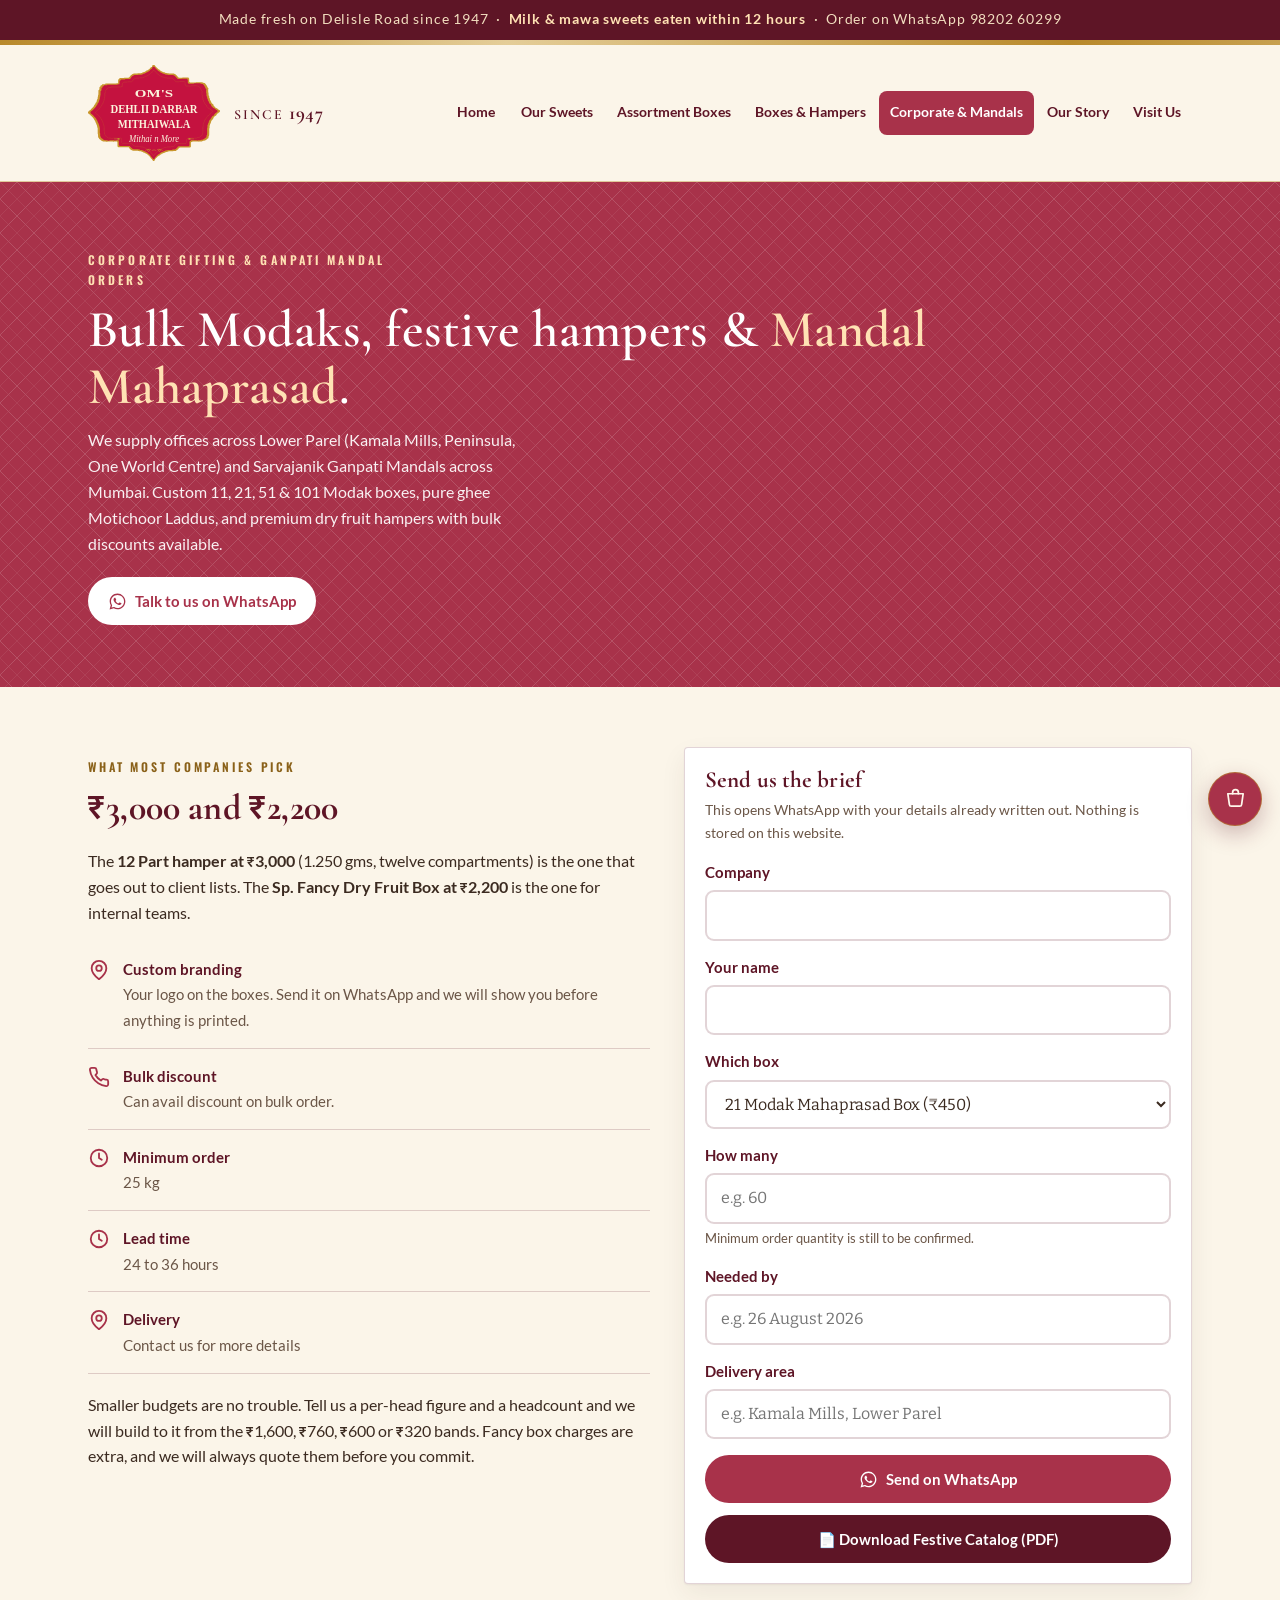
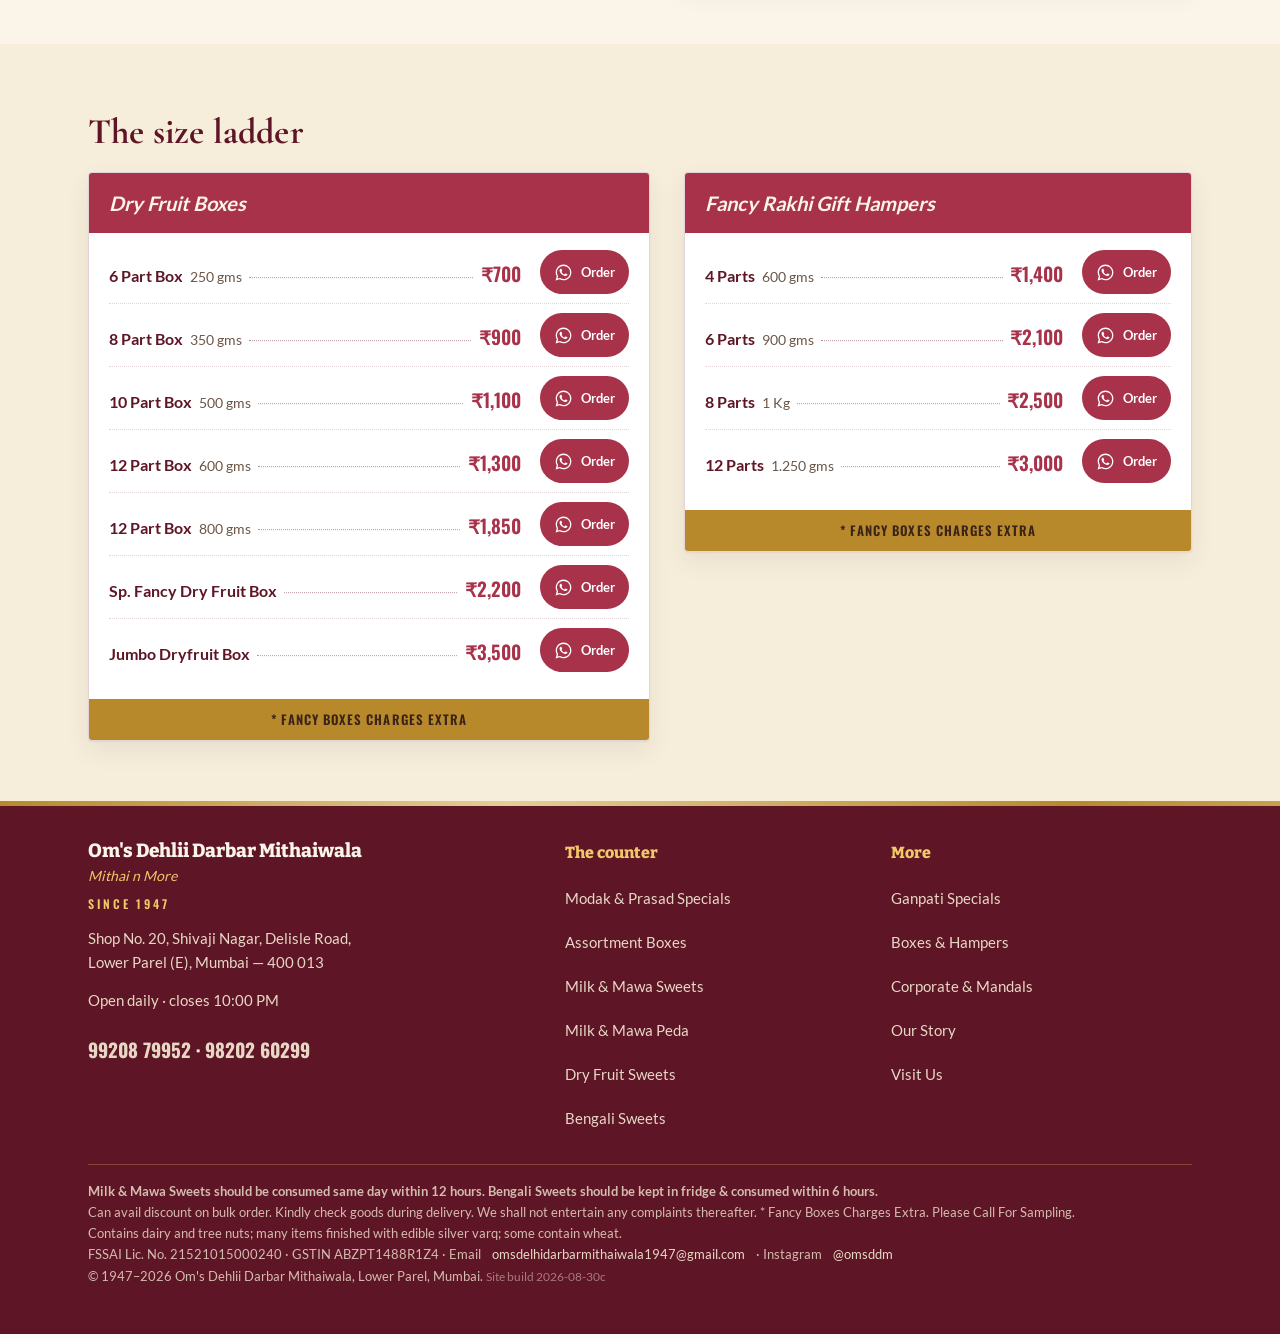
<file: corporate.html>
<!DOCTYPE html>
<html lang="en">
<head>
<meta charset="utf-8">
<meta name="viewport" content="width=device-width, initial-scale=1">
<title>Corporate &amp; Sarvajanik Ganpati Mandal Gifting, Mumbai — Om's Dehlii Darbar</title>
<meta name="description" content="Bulk Modak boxes, Sarvajanik Ganpati Mandal prasad, corporate gifting hampers, and society pooja orders from Lower Parel, Mumbai since 1947. Order on WhatsApp.">
<link rel="canonical" href="https://omsdelhidarbarmithaiwala1947.github.io/Our-Website/corporate.html">
<meta name="theme-color" content="#C4123F">
<meta property="og:type" content="website">
<meta property="og:site_name" content="Om's Dehlii Darbar Mithaiwala">
<meta property="og:title" content="Corporate gift hampers Lower Parel — Kamala Mills & Peninsula | Since 1947">
<meta property="og:description" content="Corporate and bulk mithai gifting for Lower Parel offices. The ₹3,000 12-part hamper and ₹2,200 Sp. Fancy box, custom branding, discount on bulk orders, one delivery, one invoice.">
<meta property="og:url" content="https://omsdelhidarbarmithaiwala1947.github.io/Our-Website/corporate.html">
<meta property="og:image" content="https://omsdelhidarbarmithaiwala1947.github.io/Our-Website/assets/img/linkcard.jpg">
<meta property="og:image:width" content="1200"><meta property="og:image:height" content="630">
<meta property="og:locale" content="en_IN">
<meta name="twitter:card" content="summary_large_image">
<link rel="preload" href="assets/fonts/bitter-800.woff2" as="font" type="font/woff2" crossorigin>
<link rel="preload" href="assets/fonts/bitter-400.woff2" as="font" type="font/woff2" crossorigin>
<link rel="preload" href="assets/fonts/oswald-700.woff2" as="font" type="font/woff2" crossorigin>
<link rel="stylesheet" href="assets/css/site.css?v=2026-08-30c">
<script src="assets/js/products.js?v=2026-08-30c" defer></script>
<script src="assets/js/site.js?v=2026-08-30c" defer></script>
<link rel="icon" href="assets/img/logo.svg" type="image/svg+xml">
<script type="application/ld+json">{"@context":"https://schema.org","@type":["Bakery","LocalBusiness","Store"],"name":"Om's Dehlii Darbar Mithaiwala","alternateName":["Om's Dehlii Darbar Mithaiwala","Oms Dehlii Darbar Mithaiwala"],"slogan":"Mithai n More","description":"All varieties of dry fruit, milk, bengali and mawa mithais manufactured by us. We cater to all orders for retail and corporate. Also available all types of dry fruits and farsans and chocolates. Fancy packaging available.","foundingDate":"1947","url":"https://omsdelhidarbarmithaiwala1947.github.io/Our-Website/","telephone":["+919920879952","+919820260299"],"priceRange":"₹₹","currenciesAccepted":"INR","paymentAccepted":"Cash, UPI","servesCuisine":"Indian sweets","address":{"@type":"PostalAddress","streetAddress":"Shop No. 20, Shivaji Nagar, Delisle Road","addressLocality":"Lower Parel (E), Mumbai","addressRegion":"Maharashtra","postalCode":"400013","addressCountry":"IN"},"openingHoursSpecification":[{"@type":"OpeningHoursSpecification","dayOfWeek":["Monday","Tuesday","Wednesday","Thursday","Friday","Saturday","Sunday"],"closes":"22:00"}],"aggregateRating":{"@type":"AggregateRating","ratingValue":"4.8","reviewCount":"16","bestRating":"5"},"hasMap":"https://maps.google.com/?q=Om%27s%20Dehlii%20Darbar%20Mithaiwala%2C%20Shop%20No.%2020%2C%20Shivaji%20Nagar%2C%20Delisle%20Road%2C%20Lower%20Parel%20%28E%29%2C%20Mumbai%20400013"}</script>
</head>
<body>
<a class="skip" href="#main">Skip to content</a>
<div class="announce"><span>Made fresh on Delisle Road since 1947 &nbsp;·&nbsp; <b>Milk &amp; mawa sweets eaten within 12 hours</b> &nbsp;·&nbsp; Order on WhatsApp 98202 60299</span></div>
<div class="season" id="season-banner" role="region" aria-label="Ganesh Chaturthi season notice"><div class="season-in"><span>Ganesh Chaturthi 2026 — Fresh Modak, Prasad Boxes &amp; Mandal Bulk Orders are Open!</span><a href="ganpati.html">See Ganpati Specials</a><button class="x" type="button" aria-label="Dismiss this notice">&times;</button></div></div>
<div class="goldrule" aria-hidden="true"></div>
<header class="hdr">
  <div class="hdr-in">
    <a class="brand" href="index.html">
      <img src="assets/img/logo.svg" width="150" height="110" alt="Om's Dehlii Darbar Mithaiwala — Mithai n More">
      <span class="since">SINCE <b>1947</b></span>
    </a>
    <button class="navbtn" id="navbtn" aria-expanded="false" aria-controls="nav">Menu</button>
    <nav class="nav" id="nav" aria-label="Main"><ul><li><a href="index.html">Home</a></li><li><a href="ganpati.html" data-season-only>Ganpati Specials</a></li><li><a href="sweets.html">Our Sweets</a></li><li><a href="assortments.html">Assortment Boxes</a></li><li><a href="boxes.html">Boxes &amp; Hampers</a></li><li><a href="corporate.html">Corporate &amp; Mandals</a></li><li><a href="story.html">Our Story</a></li><li><a href="visit.html">Visit Us</a></li></ul></nav>
  </div>
</header>
<main id="main">

<section class="hero">
  <div class="wrap">
    <p class="eyebrow">Corporate Gifting &amp; Ganpati Mandal Orders</p>
    <h1>Bulk Modaks, festive hampers &amp; <em>Mandal Mahaprasad</em>.</h1>
    <p>We supply offices across Lower Parel (Kamala Mills, Peninsula, One World Centre) and Sarvajanik Ganpati Mandals across Mumbai. Custom 11, 21, 51 &amp; 101 Modak boxes, pure ghee Motichoor Laddus, and premium dry fruit hampers with bulk discounts available.</p>
    <div class="hero-cta">
      <a class="btn btn-wa" data-href="wa" data-wa-item="corporate & mandal gifting"
         data-wa-extra="Please send me the bulk rates." href="#"><svg viewBox="0 0 24 24" fill="currentColor" aria-hidden="true"><path d="M12.04 2C6.58 2 2.13 6.45 2.13 11.91c0 1.75.46 3.45 1.32 4.95L2 22l5.25-1.38a9.9 9.9 0 0 0 4.79 1.22c5.46 0 9.9-4.45 9.9-9.91 0-2.65-1.03-5.14-2.9-7.01A9.82 9.82 0 0 0 12.04 2Zm0 18.15a8.2 8.2 0 0 1-4.2-1.15l-.3-.18-3.12.82.83-3.04-.2-.31a8.18 8.18 0 0 1-1.26-4.38c0-4.54 3.7-8.23 8.25-8.23 2.2 0 4.27.86 5.83 2.42a8.17 8.17 0 0 1 2.41 5.82c0 4.54-3.69 8.23-8.24 8.23Zm4.52-6.16c-.25-.12-1.47-.72-1.69-.81-.23-.08-.39-.12-.56.13-.16.24-.64.8-.78.97-.15.16-.29.18-.54.06-.25-.13-1.05-.39-2-1.23-.74-.66-1.24-1.47-1.38-1.72-.15-.25-.02-.38.11-.5.11-.11.25-.29.37-.44.12-.15.16-.25.25-.42.08-.16.04-.31-.02-.43-.06-.12-.56-1.34-.76-1.84-.2-.48-.4-.42-.56-.42h-.47c-.16 0-.43.06-.65.31-.22.25-.85.83-.85 2.03s.87 2.35.99 2.51c.12.16 1.71 2.61 4.15 3.66.58.25 1.03.4 1.39.51.58.19 1.11.16 1.53.1.47-.07 1.47-.6 1.67-1.18.21-.58.21-1.07.15-1.18-.06-.1-.22-.16-.47-.28Z"/></svg>Talk to us on WhatsApp</a>
    </div>
  </div>
</section>

<section class="sec">
  <div class="wrap two">
    <div>
      <div class="sec-head"><p class="eyebrow">What most companies pick</p><h2>₹3,000 and ₹2,200</h2></div>
      <p>The <b>12 Part hamper at ₹3,000</b> (1.250 gms, twelve compartments) is the one that goes out to
         client lists. The <b>Sp. Fancy Dry Fruit Box at ₹2,200</b> is the one for internal teams.</p>
      <ul class="infolist">
        <li><svg viewBox="0 0 24 24" fill="none" stroke="currentColor" stroke-width="2" stroke-linecap="round" stroke-linejoin="round" aria-hidden="true"><path d="M20 10c0 6-8 12-8 12S4 16 4 10a8 8 0 1 1 16 0Z"/><circle cx="12" cy="10" r="3"/></svg><div><b>Custom branding</b><span>Your logo on the boxes. Send it on WhatsApp and we will show you before anything is printed.</span></div></li>
        <li><svg viewBox="0 0 24 24" fill="none" stroke="currentColor" stroke-width="2" stroke-linecap="round" stroke-linejoin="round" aria-hidden="true"><path d="M22 16.9v3a2 2 0 0 1-2.2 2 19.8 19.8 0 0 1-8.6-3.1 19.5 19.5 0 0 1-6-6A19.8 19.8 0 0 1 2.1 4.2 2 2 0 0 1 4.1 2h3a2 2 0 0 1 2 1.7c.1 1 .4 1.9.7 2.8a2 2 0 0 1-.5 2.1L8.1 9.9a16 16 0 0 0 6 6l1.3-1.3a2 2 0 0 1 2.1-.4c.9.3 1.8.6 2.8.7a2 2 0 0 1 1.7 2Z"/></svg><div><b>Bulk discount</b><span>Can avail discount on bulk order.</span></div></li>
        <li><svg viewBox="0 0 24 24" fill="none" stroke="currentColor" stroke-width="2" stroke-linecap="round" stroke-linejoin="round" aria-hidden="true"><circle cx="12" cy="12" r="9"/><path d="M12 7v5l3 2"/></svg><div><b>Minimum order</b><span data-ph="corporateMOQ"></span></div></li>
        <li><svg viewBox="0 0 24 24" fill="none" stroke="currentColor" stroke-width="2" stroke-linecap="round" stroke-linejoin="round" aria-hidden="true"><circle cx="12" cy="12" r="9"/><path d="M12 7v5l3 2"/></svg><div><b>Lead time</b><span data-ph="corporateLead"></span></div></li>
        <li><svg viewBox="0 0 24 24" fill="none" stroke="currentColor" stroke-width="2" stroke-linecap="round" stroke-linejoin="round" aria-hidden="true"><path d="M20 10c0 6-8 12-8 12S4 16 4 10a8 8 0 1 1 16 0Z"/><circle cx="12" cy="10" r="3"/></svg><div><b>Delivery</b><span data-ph="deliveryAreas"></span></div></li>
      </ul>
      <p style="margin-top:18px">Smaller budgets are no trouble. Tell us a per-head figure and a headcount and
         we will build to it from the ₹1,600, ₹760, ₹600 or ₹320 bands. Fancy box charges are extra, and we
         will always quote them before you commit.</p>
    </div>
    <div>
      <form class="form" id="corp-form">
        <h2 style="font-size:23px;color:var(--maroon);margin-bottom:6px">Send us the brief</h2>
        <p style="font-size:14px;color:var(--muted);margin-bottom:16px">This opens WhatsApp with your details
           already written out. Nothing is stored on this website.</p>
        <div class="field"><label for="company">Company</label><input id="company" name="company" type="text" autocomplete="organization"></div>
        <div class="field"><label for="name">Your name</label><input id="name" name="name" type="text" autocomplete="name"></div>
        <div class="field"><label for="item">Which box</label><select id="item" name="item">
          <option>21 Modak Mahaprasad Box (₹450)</option>
          <option>51 Modak / 101 Modak Custom Mandal Pooja Box</option>
          <option>12 Part Festive Gift Hamper — 1.250 gms (₹3,000)</option>
          <option>8 Part Festive Gift Hamper — 1 Kg (₹2,500)</option>
          <option>6 Part Festive Gift Hamper — 900 gms (₹2,100)</option>
          <option>4 Part Festive Gift Hamper — 600 gms (₹1,400)</option>
          <option>Sp. Fancy Dry Fruit Box (₹2,200)</option>
          <option>Jumbo Dryfruit Box (₹3,500)</option>
          <option>Individual 2-Piece / 4-Piece Devotee Prasad Packs</option>
          <option>Built to our budget — please advise</option>
        </select></div>
        <div class="field"><label for="qty">How many</label><input id="qty" name="qty" type="text" inputmode="numeric" placeholder="e.g. 60">
          <span class="hint">Minimum order quantity is still to be confirmed.</span></div>
        <div class="field"><label for="date">Needed by</label><input id="date" name="date" type="text" placeholder="e.g. 26 August 2026"></div>
        <div class="field"><label for="area">Delivery area</label><input id="area" name="area" type="text" placeholder="e.g. Kamala Mills, Lower Parel"></div>
        <div style="margin-top:16px;display:flex;gap:12px;align-items:center;flex-wrap:wrap">
          <button class="btn btn-wa" type="submit"><svg viewBox="0 0 24 24" fill="currentColor" aria-hidden="true"><path d="M12.04 2C6.58 2 2.13 6.45 2.13 11.91c0 1.75.46 3.45 1.32 4.95L2 22l5.25-1.38a9.9 9.9 0 0 0 4.79 1.22c5.46 0 9.9-4.45 9.9-9.91 0-2.65-1.03-5.14-2.9-7.01A9.82 9.82 0 0 0 12.04 2Zm0 18.15a8.2 8.2 0 0 1-4.2-1.15l-.3-.18-3.12.82.83-3.04-.2-.31a8.18 8.18 0 0 1-1.26-4.38c0-4.54 3.7-8.23 8.25-8.23 2.2 0 4.27.86 5.83 2.42a8.17 8.17 0 0 1 2.41 5.82c0 4.54-3.69 8.23-8.24 8.23Zm4.52-6.16c-.25-.12-1.47-.72-1.69-.81-.23-.08-.39-.12-.56.13-.16.24-.64.8-.78.97-.15.16-.29.18-.54.06-.25-.13-1.05-.39-2-1.23-.74-.66-1.24-1.47-1.38-1.72-.15-.25-.02-.38.11-.5.11-.11.25-.29.37-.44.12-.15.16-.25.25-.42.08-.16.04-.31-.02-.43-.06-.12-.56-1.34-.76-1.84-.2-.48-.4-.42-.56-.42h-.47c-.16 0-.43.06-.65.31-.22.25-.85.83-.85 2.03s.87 2.35.99 2.51c.12.16 1.71 2.61 4.15 3.66.58.25 1.03.4 1.39.51.58.19 1.11.16 1.53.1.47-.07 1.47-.6 1.67-1.18.21-.58.21-1.07.15-1.18-.06-.1-.22-.16-.47-.28Z"/></svg>Send on WhatsApp</button>
          <a href="flyers/Om_Ganpati_2026_Catalog_Print_Ready.pdf" class="btn" style="display:inline-flex;align-items:center;gap:6px;padding:12px 18px;font-size:14.5px;text-decoration:none;background:var(--maroon);color:#fff" target="_blank" download="Om_Ganpati_2026_Catalog_Print_Ready.pdf">📄 Download Festive Catalog (PDF)</a>
        </div>
      </form>
    </div>
  </div>
</section>

<section class="sec tint">
  <div class="wrap"><div class="sec-head"><h2>The size ladder</h2></div>
    <div class="two"><div data-boxes></div><div data-hampers></div></div></div>
</section>

</main>
<div class="goldrule" aria-hidden="true"></div>
<footer class="ftr">
  <div class="wrap inner">
    <div class="cols">
      <div>
        <div class="lock">Om's Dehlii Darbar Mithaiwala</div>
        <div class="tag">Mithai n More</div>
        <div class="since">Since 1947</div>
        <p style="margin-top:14px">Shop No. 20, Shivaji Nagar, Delisle Road,<br>Lower Parel (E), Mumbai — 400 013</p>
        <p>Open daily · closes 10:00 PM</p>
        <div class="nums" data-phones></div>
      </div>
            <div>
        <h4>The counter</h4>
        <ul>
          <li><a href="ganpati.html">Modak &amp; Prasad Specials</a></li>
          <li><a href="assortments.html">Assortment Boxes</a></li>
          <li><a href="sweets.html">Milk &amp; Mawa Sweets</a></li>
          <li><a href="sweets.html">Milk &amp; Mawa Peda</a></li>
          <li><a href="sweets.html">Dry Fruit Sweets</a></li>
          <li><a href="sweets.html">Bengali Sweets</a></li>
        </ul>
      </div>
            <div>
        <h4>More</h4>
        <ul>
          <li><a href="ganpati.html">Ganpati Specials</a></li>
          <li><a href="boxes.html">Boxes &amp; Hampers</a></li>
          <li><a href="corporate.html">Corporate &amp; Mandals</a></li>
          <li><a href="story.html">Our Story</a></li>
          <li><a href="visit.html">Visit Us</a></li>
        </ul>
      </div>
    </div>
    <p class="fine">
      <b>Milk &amp; Mawa Sweets should be consumed same day within 12 hours. Bengali Sweets should be kept in
      fridge &amp; consumed within 6 hours.</b><br>
      Can avail discount on bulk order. Kindly check goods during delivery. We shall not entertain any complaints
      thereafter. * Fancy Boxes Charges Extra. Please Call For Sampling.<br>
      Contains dairy and tree nuts; many items finished with edible silver varq; some contain wheat.<br>
      FSSAI Lic. No. <span data-ph="fssai"></span> · GSTIN <span data-ph="gst"></span> ·
      Email <span data-ph="email"></span> · Instagram <span data-ph="instagram"></span><br>
      © 1947–2026 Om's Dehlii Darbar Mithaiwala, Lower Parel, Mumbai. <span class="build">Site build 2026-08-30c</span>
    </p>
  </div>
</footer>
<nav class="actionbar" aria-label="Quick actions">
  <a class="wa" data-href="wa" href="#"><svg viewBox="0 0 24 24" fill="currentColor" aria-hidden="true"><path d="M12.04 2C6.58 2 2.13 6.45 2.13 11.91c0 1.75.46 3.45 1.32 4.95L2 22l5.25-1.38a9.9 9.9 0 0 0 4.79 1.22c5.46 0 9.9-4.45 9.9-9.91 0-2.65-1.03-5.14-2.9-7.01A9.82 9.82 0 0 0 12.04 2Zm0 18.15a8.2 8.2 0 0 1-4.2-1.15l-.3-.18-3.12.82.83-3.04-.2-.31a8.18 8.18 0 0 1-1.26-4.38c0-4.54 3.7-8.23 8.25-8.23 2.2 0 4.27.86 5.83 2.42a8.17 8.17 0 0 1 2.41 5.82c0 4.54-3.69 8.23-8.24 8.23Zm4.52-6.16c-.25-.12-1.47-.72-1.69-.81-.23-.08-.39-.12-.56.13-.16.24-.64.8-.78.97-.15.16-.29.18-.54.06-.25-.13-1.05-.39-2-1.23-.74-.66-1.24-1.47-1.38-1.72-.15-.25-.02-.38.11-.5.11-.11.25-.29.37-.44.12-.15.16-.25.25-.42.08-.16.04-.31-.02-.43-.06-.12-.56-1.34-.76-1.84-.2-.48-.4-.42-.56-.42h-.47c-.16 0-.43.06-.65.31-.22.25-.85.83-.85 2.03s.87 2.35.99 2.51c.12.16 1.71 2.61 4.15 3.66.58.25 1.03.4 1.39.51.58.19 1.11.16 1.53.1.47-.07 1.47-.6 1.67-1.18.21-.58.21-1.07.15-1.18-.06-.1-.22-.16-.47-.28Z"/></svg>WhatsApp</a>
  <a data-href="tel" href="#"><svg viewBox="0 0 24 24" fill="none" stroke="currentColor" stroke-width="2" stroke-linecap="round" stroke-linejoin="round" aria-hidden="true"><path d="M22 16.9v3a2 2 0 0 1-2.2 2 19.8 19.8 0 0 1-8.6-3.1 19.5 19.5 0 0 1-6-6A19.8 19.8 0 0 1 2.1 4.2 2 2 0 0 1 4.1 2h3a2 2 0 0 1 2 1.7c.1 1 .4 1.9.7 2.8a2 2 0 0 1-.5 2.1L8.1 9.9a16 16 0 0 0 6 6l1.3-1.3a2 2 0 0 1 2.1-.4c.9.3 1.8.6 2.8.7a2 2 0 0 1 1.7 2Z"/></svg>Call</a>
  <a data-href="maps" href="#" rel="noopener"><svg viewBox="0 0 24 24" fill="none" stroke="currentColor" stroke-width="2" stroke-linecap="round" stroke-linejoin="round" aria-hidden="true"><path d="M20 10c0 6-8 12-8 12S4 16 4 10a8 8 0 1 1 16 0Z"/><circle cx="12" cy="10" r="3"/></svg>Directions</a>
</nav>
</body>
</html>
</file>
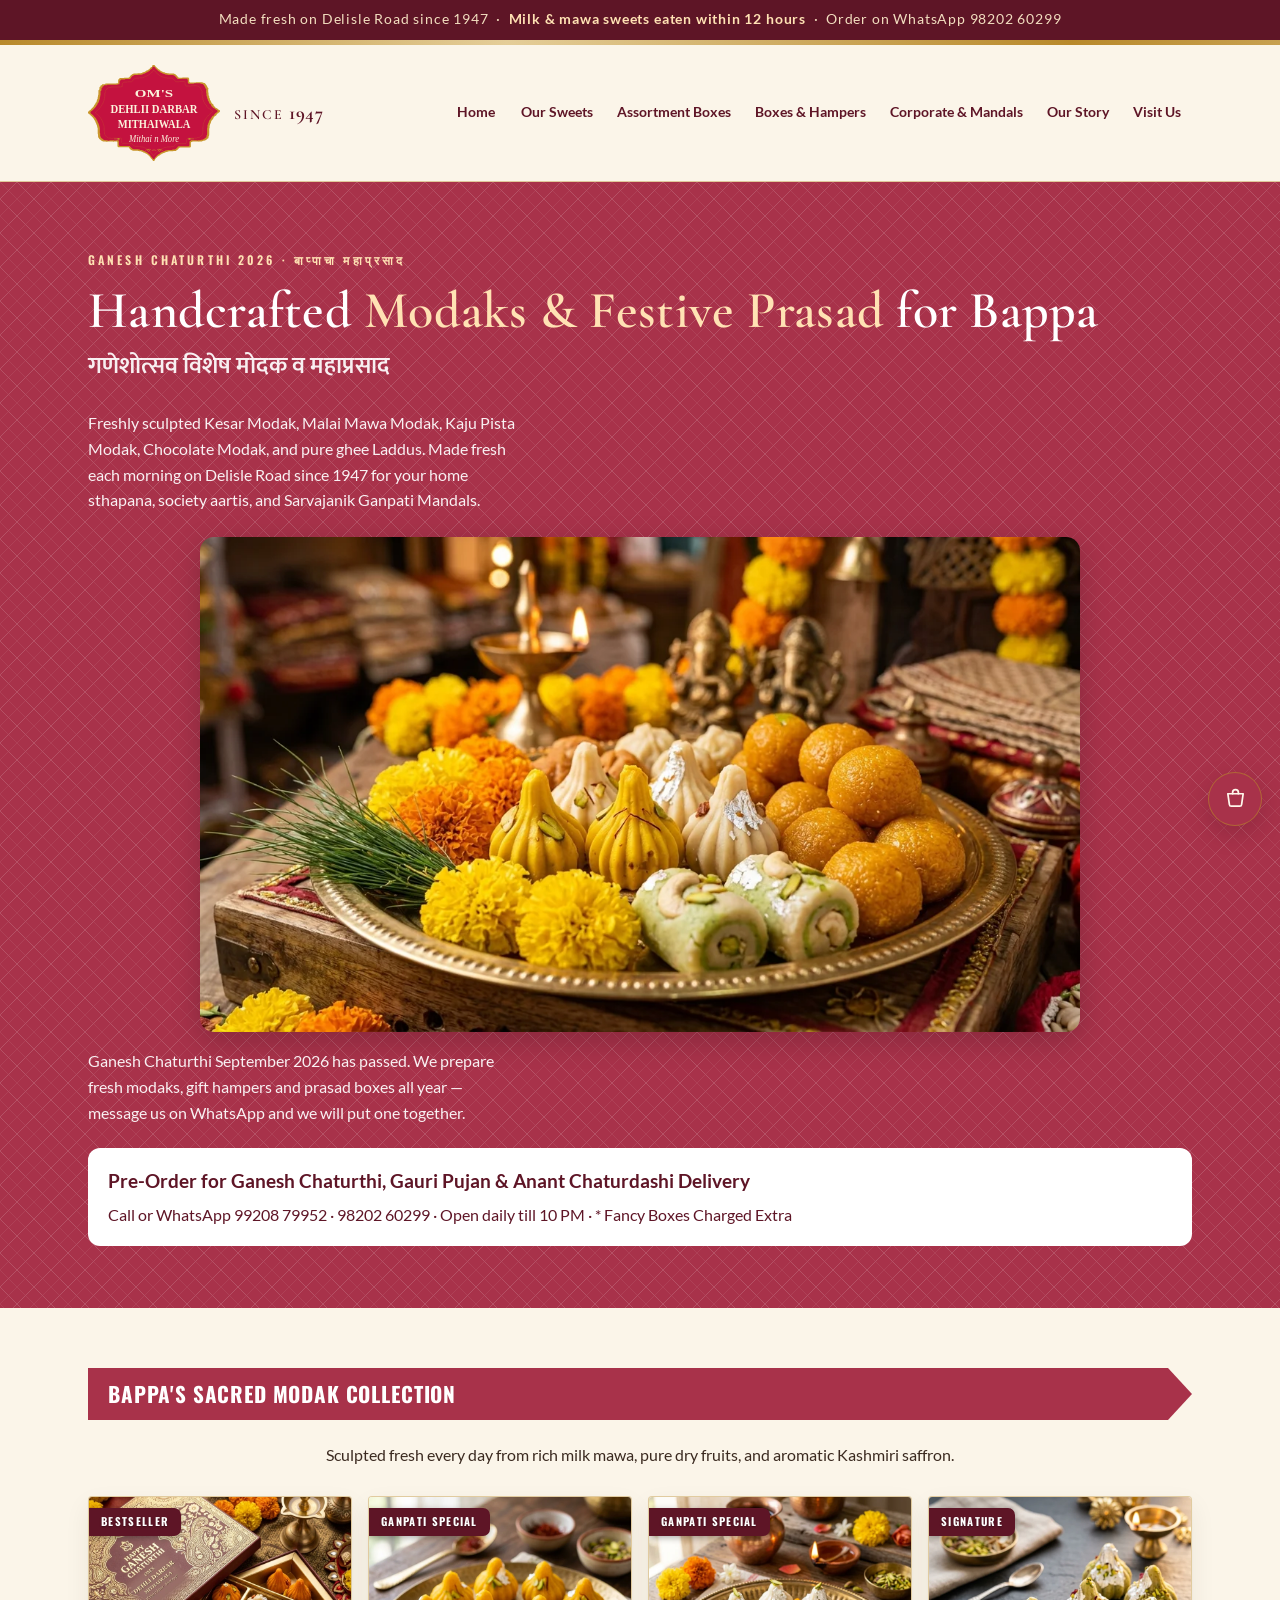
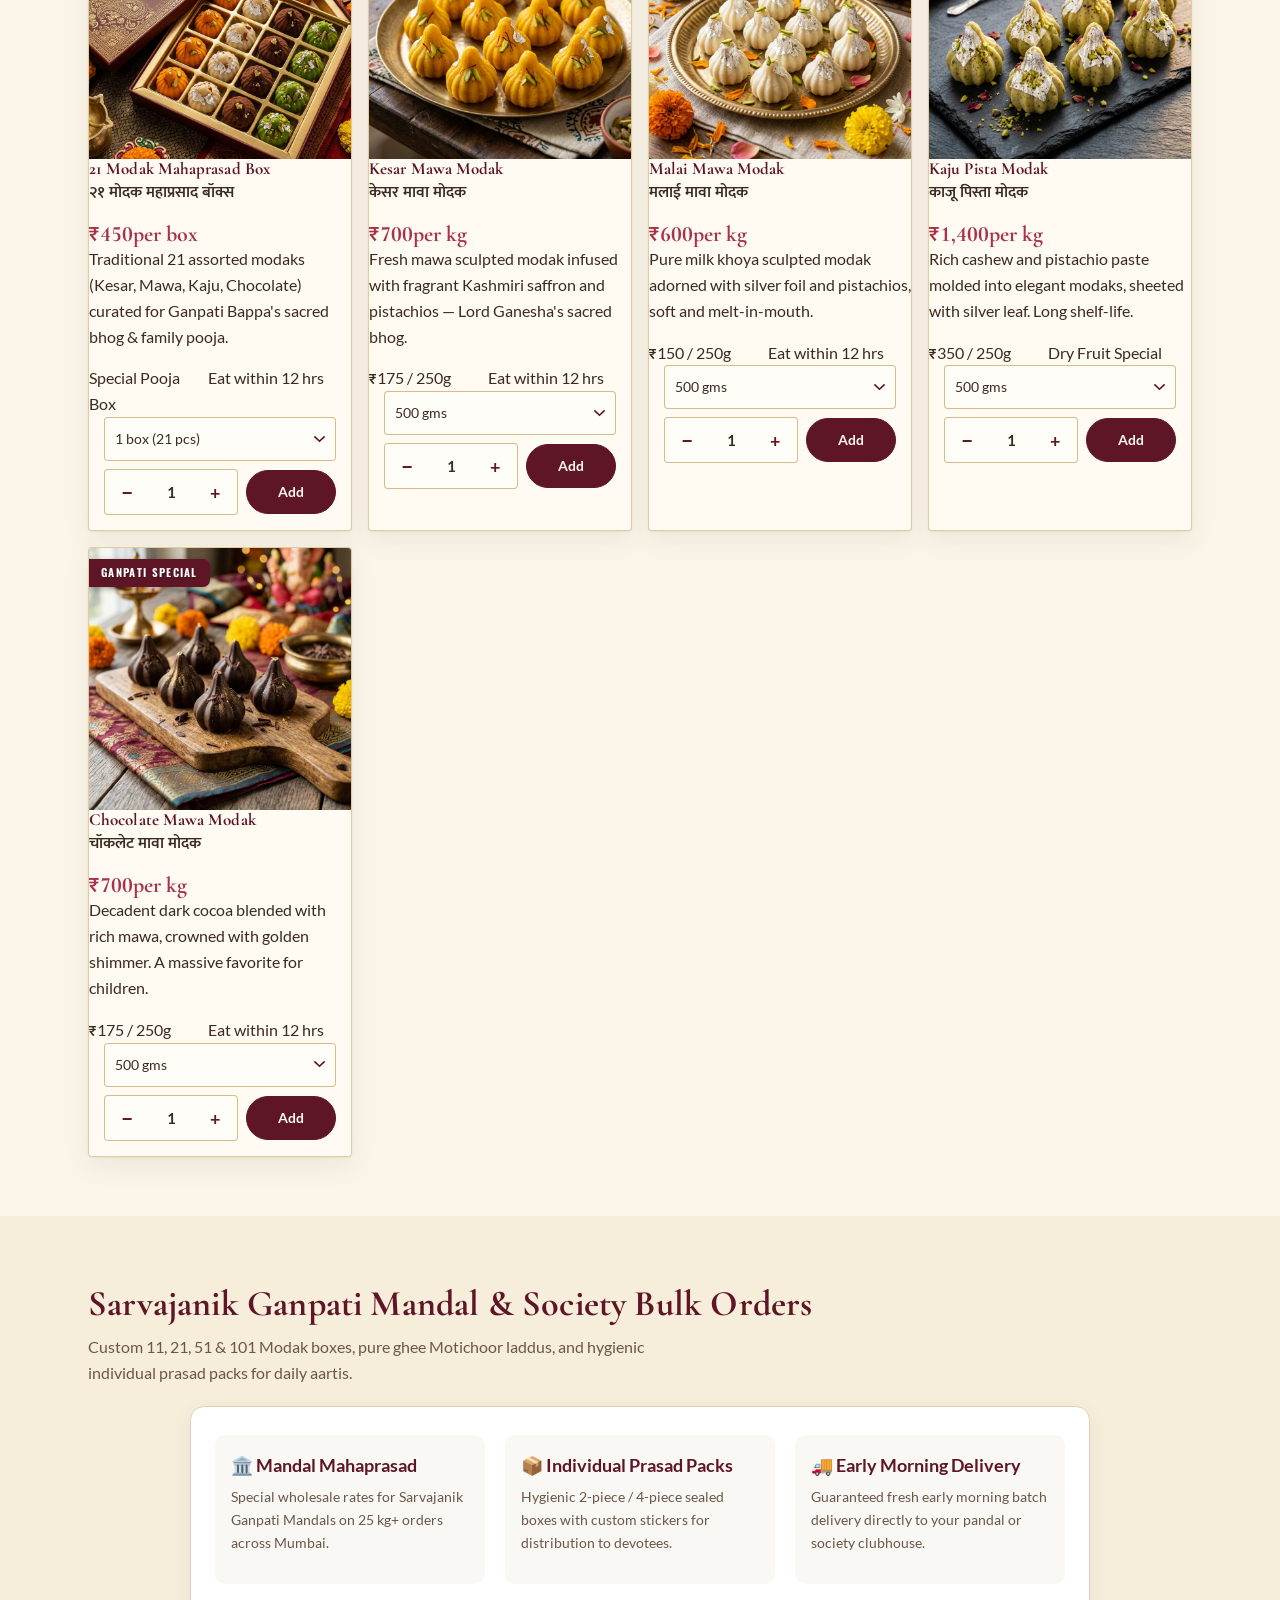
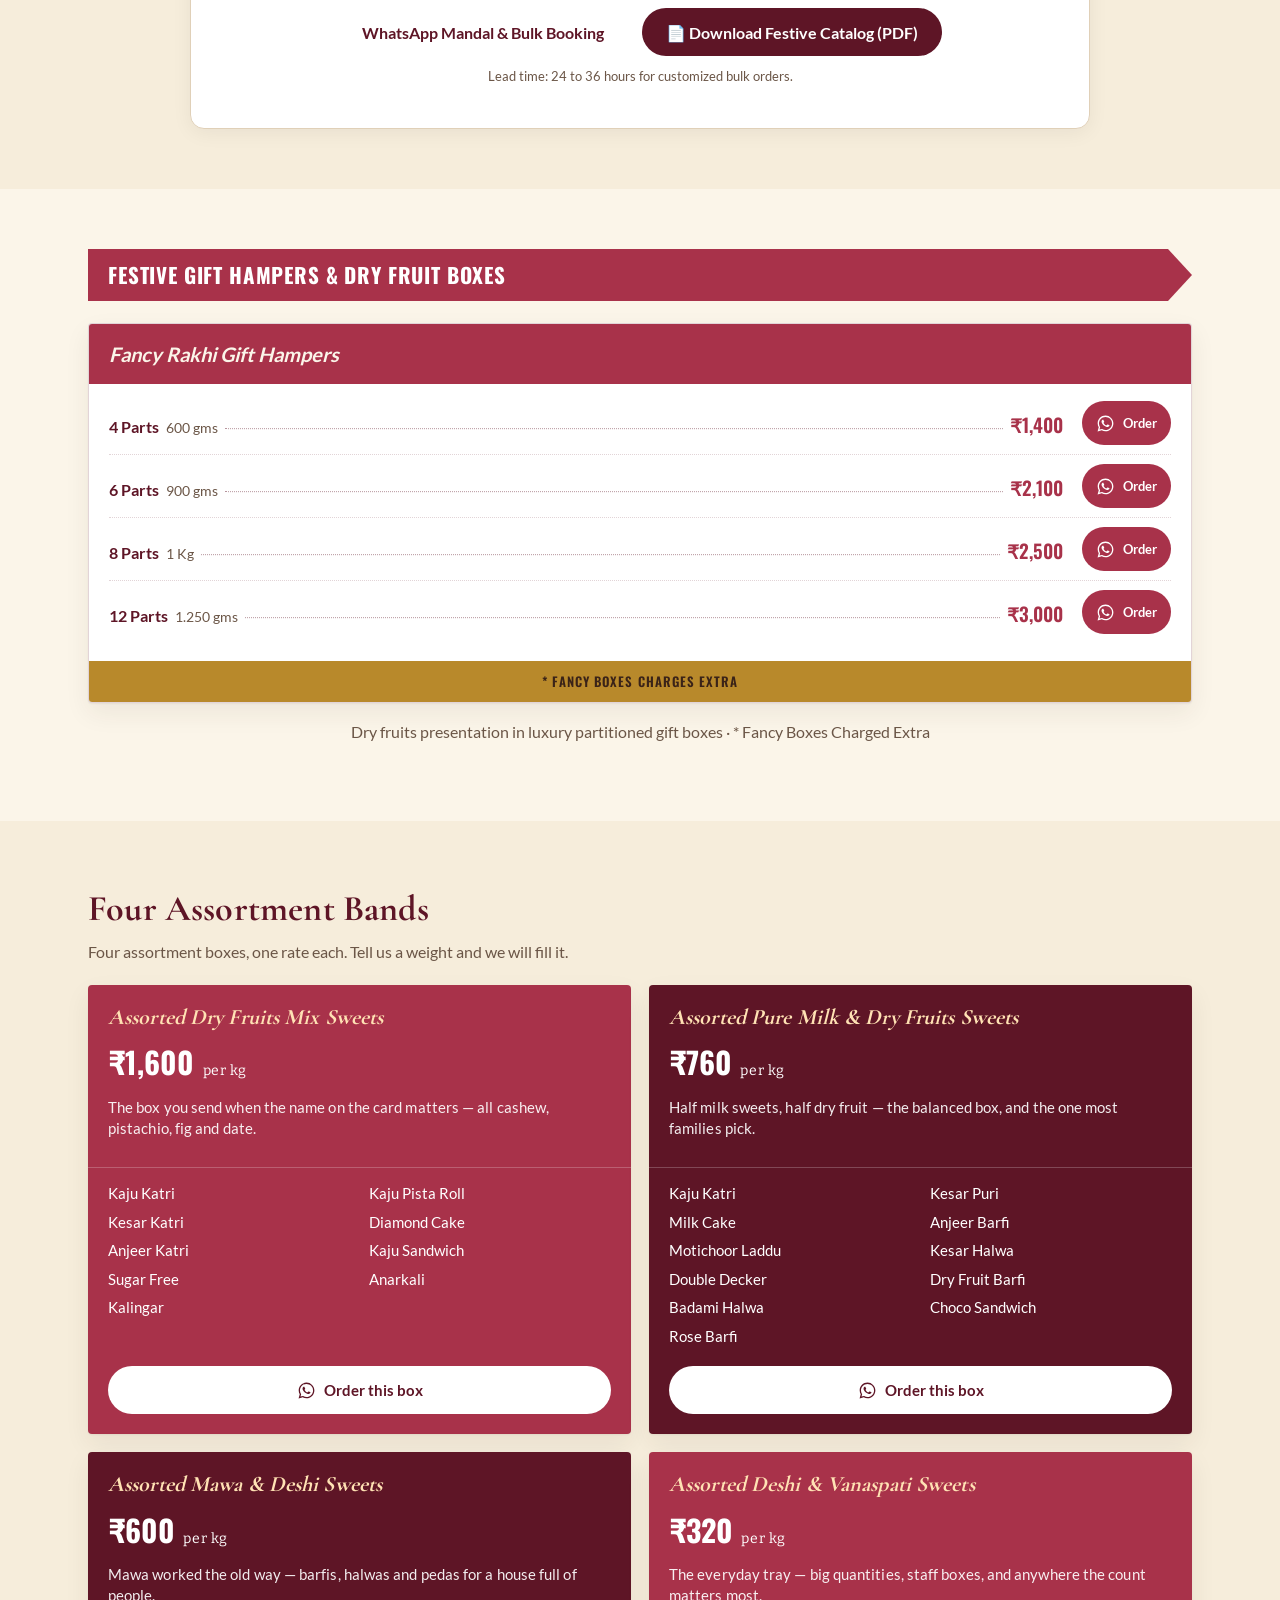
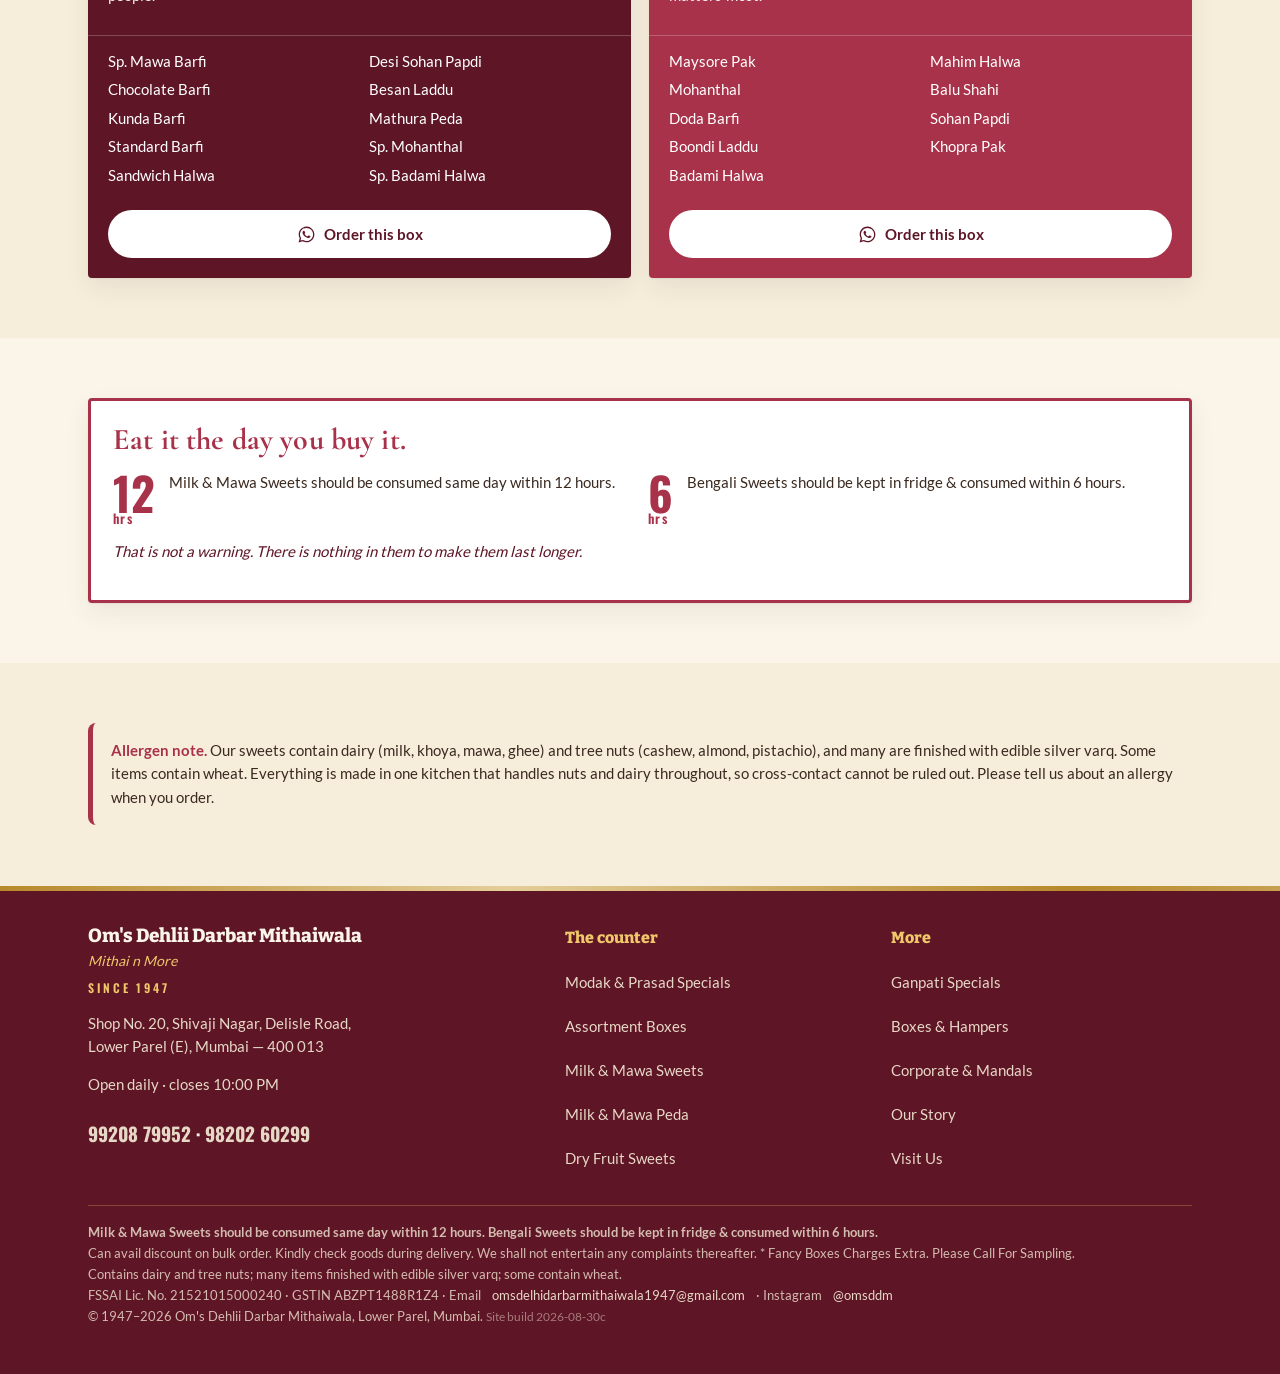
<file: ganpati.html>
<!DOCTYPE html>
<html lang="en">
<head>
<meta charset="utf-8">
<meta name="viewport" content="width=device-width, initial-scale=1">
<title>Ganpati Modak &amp; Prasad Specials, Mumbai — Ganesh Chaturthi 2026 | Om's Dehlii Darbar</title>
<meta name="description" content="Fresh Kesar Modak, Mawa Modak, Kaju Pista Modak, 21-Modak Prasad Boxes, Motichoor Laddus and Sarvajanik Ganpati Mandal bulk prasad from Om's Dehlii Darbar Mithaiwala, Lower Parel, Mumbai since 1947. Order on WhatsApp.">
<link rel="canonical" href="https://omsdelhidarbarmithaiwala1947.github.io/Our-Website/ganpati.html">
<meta name="theme-color" content="#C4123F">
<meta property="og:type" content="website">
<meta property="og:site_name" content="Om's Dehlii Darbar Mithaiwala">
<meta property="og:title" content="Ganpati Modak &amp; Prasad Specials, Mumbai — Ganesh Chaturthi 2026 | Om's Dehlii Darbar">
<meta property="og:description" content="Fresh Kesar Modak, Mawa Modak, Kaju Pista Modak, 21-Modak Prasad Boxes, Motichoor Laddus and Sarvajanik Ganpati Mandal bulk prasad from Om's Dehlii Darbar Mithaiwala, Lower Parel, Mumbai since 1947. Order on WhatsApp.">
<meta property="og:url" content="https://omsdelhidarbarmithaiwala1947.github.io/Our-Website/ganpati.html">
<meta property="og:image" content="https://omsdelhidarbarmithaiwala1947.github.io/Our-Website/assets/img/ganpati-prasad-hero-800.jpg">
<meta property="og:image:width" content="1200"><meta property="og:image:height" content="675">
<meta property="og:locale" content="en_IN">
<meta name="twitter:card" content="summary_large_image">
<link rel="preload" href="assets/fonts/bitter-800.woff2" as="font" type="font/woff2" crossorigin>
<link rel="preload" href="assets/fonts/bitter-400.woff2" as="font" type="font/woff2" crossorigin>
<link rel="preload" href="assets/fonts/oswald-700.woff2" as="font" type="font/woff2" crossorigin>
<link rel="stylesheet" href="assets/css/site.css?v=2026-08-30c">
<script src="assets/js/products.js?v=2026-08-30c" defer></script>
<script src="assets/js/site.js?v=2026-08-30c" defer></script>
<link rel="icon" href="assets/img/logo.svg" type="image/svg+xml">
<script type="application/ld+json">{"@context":"https://schema.org","@type":["Bakery","LocalBusiness","Store"],"name":"Om's Dehlii Darbar Mithaiwala","alternateName":["Om's Dehlii Darbar Mithaiwala","Oms Dehlii Darbar Mithaiwala"],"slogan":"Mithai n More","description":"All varieties of fresh Ganpati modaks, dry fruit, milk, bengali and mawa mithais manufactured by us. We cater to all orders for retail, societies and Ganpati mandals.","foundingDate":"1947","url":"https://omsdelhidarbarmithaiwala1947.github.io/Our-Website/","telephone":["+919920879952","+919820260299"],"priceRange":"₹₹","currenciesAccepted":"INR","paymentAccepted":"Cash, UPI","servesCuisine":"Indian sweets","address":{"@type":"PostalAddress","streetAddress":"Shop No. 20, Shivaji Nagar, Delisle Road","addressLocality":"Lower Parel (E), Mumbai","addressRegion":"Maharashtra","postalCode":"400013","addressCountry":"IN"},"openingHoursSpecification":[{"@type":"OpeningHoursSpecification","dayOfWeek":["Monday","Tuesday","Wednesday","Thursday","Friday","Saturday","Sunday"],"closes":"22:00"}],"aggregateRating":{"@type":"AggregateRating","ratingValue":"4.8","reviewCount":"16","bestRating":"5"},"hasMap":"https://maps.google.com/?q=Om%27s%20Dehlii%20Darbar%20Mithaiwala%2C%20Shop%20No.%2020%2C%20Shivaji%20Nagar%2C%20Delisle%20Road%2C%20Lower%20Parel%20%28E%29%2C%20Mumbai%20400013"}</script>
</head>
<body>
<a class="skip" href="#main">Skip to content</a>
<div class="announce"><span>Made fresh on Delisle Road since 1947 &nbsp;·&nbsp; <b>Milk &amp; mawa sweets eaten within 12 hours</b> &nbsp;·&nbsp; Order on WhatsApp 98202 60299</span></div>
<div class="season" id="season-banner" role="region" aria-label="Ganesh Chaturthi season notice"><div class="season-in"><span>Ganesh Chaturthi 2026 — Fresh Modak, Prasad Boxes &amp; Mandal Bulk Orders are Open!</span><a href="ganpati.html">See Ganpati Specials</a><button class="x" type="button" aria-label="Dismiss this notice">&times;</button></div></div>
<div class="goldrule" aria-hidden="true"></div>
<header class="hdr">
  <div class="hdr-in">
    <a class="brand" href="index.html">
      <img src="assets/img/logo.svg" width="150" height="110" alt="Om's Dehlii Darbar Mithaiwala — Mithai n More">
      <span class="since">SINCE <b>1947</b></span>
    </a>
    <button class="navbtn" id="navbtn" aria-expanded="false" aria-controls="nav">Menu</button>
    <nav class="nav" id="nav" aria-label="Main"><ul><li><a href="index.html">Home</a></li><li><a href="ganpati.html" data-season-only aria-current="page">Ganpati Specials</a></li><li><a href="sweets.html">Our Sweets</a></li><li><a href="assortments.html">Assortment Boxes</a></li><li><a href="boxes.html">Boxes &amp; Hampers</a></li><li><a href="corporate.html">Corporate &amp; Mandals</a></li><li><a href="story.html">Our Story</a></li><li><a href="visit.html">Visit Us</a></li></ul></nav>
  </div>
</header>
<main id="main">

<section class="hero">
  <div class="wrap">
    <p class="eyebrow">Ganesh Chaturthi 2026 · बाप्पाचा महाप्रसाद</p>
    <h1>Handcrafted <em>Modaks &amp; Festive Prasad</em> for Bappa</h1>
    <p class="dv">गणेशोत्सव विशेष मोदक व महाप्रसाद</p>
    <p>Freshly sculpted Kesar Modak, Malai Mawa Modak, Kaju Pista Modak, Chocolate Modak, and pure ghee Laddus. Made fresh each morning on Delisle Road since 1947 for your home sthapana, society aartis, and Sarvajanik Ganpati Mandals.</p>
    
    <div style="margin:24px auto 0;max-width:880px;border-radius:14px;overflow:hidden;box-shadow:0 8px 30px rgba(0,0,0,0.2)">
      <picture>
        <source srcset="assets/img/ganpati-prasad-hero-800.webp" type="image/webp">
        <img src="assets/img/ganpati-prasad-hero-800.jpg" alt="Festive Ganpati Prasad Thali with Kesar Modak, Mawa Modak, Laddus and Marigold Flowers" width="1200" height="675" style="width:100%;height:auto;display:block;aspect-ratio:16/9;object-fit:cover">
      </picture>
    </div>

    <div class="countdown" id="countdown" style="margin-top:28px"></div>
    <div style="margin-top:22px;background:#fff;color:var(--maroon);border-radius:12px;padding:18px 20px">
      <b style="font-size:19px;display:block">Pre-Order for Ganesh Chaturthi, Gauri Pujan &amp; Anant Chaturdashi Delivery</b>
      <span style="display:block;margin-top:5px">Call or WhatsApp 99208 79952 · 98202 60299 · Open daily till 10 PM · * Fancy Boxes Charged Extra</span>
    </div>
  </div>
</section>

<!-- MODAK & PRASAD COLLECTION GRID -->
<section class="sec" id="modak-collection">
  <div class="wrap">
    <div class="ribbon"><span>BAPPA'S SACRED MODAK COLLECTION</span></div>
    <p class="desc" style="text-align:center;margin-bottom:28px">Sculpted fresh every day from rich milk mawa, pure dry fruits, and aromatic Kashmiri saffron.</p>
    
    <div class="grid" id="ganpati-modak-grid">
      <!-- 21 Modak Box -->
      <article class="pcard" data-cat="modak piece">
        <div class="pimg">
          <picture>
            <source srcset="assets/img/modak-box-21-400.webp 400w, assets/img/modak-box-21-800.webp 800w" type="image/webp">
            <img src="assets/img/modak-box-21-400.jpg" alt="21 Modak Mahaprasad Box" width="400" height="400" loading="lazy">
          </picture>
          <span class="flag">Bestseller</span>
        </div>
        <div class="pbody">
          <div class="phead">
            <div>
              <h3>21 Modak Mahaprasad Box</h3>
              <p class="dv">२१ मोदक महाप्रसाद बॉक्स</p>
            </div>
            <div class="price"><b>₹450</b><span>per box</span></div>
          </div>
          <p class="desc">Traditional 21 assorted modaks (Kesar, Mawa, Kaju, Chocolate) curated for Ganpati Bappa's sacred bhog &amp; family pooja.</p>
          <div class="trust">
            <span>Special Pooja Box</span>
            <span>Eat within 12 hrs</span>
          </div>
          <div class="buy">
            <label class="sr" for="w-modak-box-21">Weight for 21 Modak Box</label>
            <select class="wsel" id="w-modak-box-21" data-buy-w><option value="1 box" selected>1 box (21 pcs)</option></select>
            <div class="qsel"><button type="button" data-buy-less aria-label="One less">−</button>
              <input type="text" inputmode="numeric" value="1" size="2" data-buy-q aria-label="Quantity of 21 Modak Box">
              <button type="button" data-buy-more aria-label="One more">+</button></div>
            <button type="button" class="pbuy" data-buy-add="modak-box-21">Add</button>
          </div>
        </div>
      </article>

      <!-- Kesar Mawa Modak -->
      <article class="pcard" data-cat="modak milk-mawa">
        <div class="pimg">
          <picture>
            <source srcset="assets/img/modak-kesar-400.webp 400w, assets/img/modak-kesar-800.webp 800w" type="image/webp">
            <img src="assets/img/modak-kesar-400.jpg" alt="Kesar Mawa Modak" width="400" height="400" loading="lazy">
          </picture>
          <span class="flag">Ganpati Special</span>
        </div>
        <div class="pbody">
          <div class="phead">
            <div>
              <h3>Kesar Mawa Modak</h3>
              <p class="dv">केसर मावा मोदक</p>
            </div>
            <div class="price"><b>₹700</b><span>per kg</span></div>
          </div>
          <p class="desc">Fresh mawa sculpted modak infused with fragrant Kashmiri saffron and pistachios — Lord Ganesha's sacred bhog.</p>
          <div class="trust">
            <span>₹175 / 250g</span>
            <span>Eat within 12 hrs</span>
          </div>
          <div class="buy">
            <label class="sr" for="w-kesar-modak">Weight for Kesar Mawa Modak</label>
            <select class="wsel" id="w-kesar-modak" data-buy-w><option value="250 gms">250 gms</option><option value="500 gms" selected>500 gms</option><option value="1 kg">1 kg</option></select>
            <div class="qsel"><button type="button" data-buy-less aria-label="One less">−</button>
              <input type="text" inputmode="numeric" value="1" size="2" data-buy-q aria-label="Quantity of Kesar Mawa Modak">
              <button type="button" data-buy-more aria-label="One more">+</button></div>
            <button type="button" class="pbuy" data-buy-add="kesar-modak">Add</button>
          </div>
        </div>
      </article>

      <!-- Malai Mawa Modak -->
      <article class="pcard" data-cat="modak milk-mawa">
        <div class="pimg">
          <picture>
            <source srcset="assets/img/modak-mawa-400.webp 400w, assets/img/modak-mawa-800.webp 800w" type="image/webp">
            <img src="assets/img/modak-mawa-400.jpg" alt="Malai Mawa Modak" width="400" height="400" loading="lazy">
          </picture>
          <span class="flag">Ganpati Special</span>
        </div>
        <div class="pbody">
          <div class="phead">
            <div>
              <h3>Malai Mawa Modak</h3>
              <p class="dv">मलाई मावा मोदक</p>
            </div>
            <div class="price"><b>₹600</b><span>per kg</span></div>
          </div>
          <p class="desc">Pure milk khoya sculpted modak adorned with silver foil and pistachios, soft and melt-in-mouth.</p>
          <div class="trust">
            <span>₹150 / 250g</span>
            <span>Eat within 12 hrs</span>
          </div>
          <div class="buy">
            <label class="sr" for="w-mawa-modak">Weight for Malai Mawa Modak</label>
            <select class="wsel" id="w-mawa-modak" data-buy-w><option value="250 gms">250 gms</option><option value="500 gms" selected>500 gms</option><option value="1 kg">1 kg</option></select>
            <div class="qsel"><button type="button" data-buy-less aria-label="One less">−</button>
              <input type="text" inputmode="numeric" value="1" size="2" data-buy-q aria-label="Quantity of Malai Mawa Modak">
              <button type="button" data-buy-more aria-label="One more">+</button></div>
            <button type="button" class="pbuy" data-buy-add="mawa-modak">Add</button>
          </div>
        </div>
      </article>

      <!-- Kaju Pista Modak -->
      <article class="pcard" data-cat="modak dryfruit">
        <div class="pimg">
          <picture>
            <source srcset="assets/img/modak-kaju-400.webp 400w, assets/img/modak-kaju-800.webp 800w" type="image/webp">
            <img src="assets/img/modak-kaju-400.jpg" alt="Kaju Pista Modak" width="400" height="400" loading="lazy">
          </picture>
          <span class="flag">Signature</span>
        </div>
        <div class="pbody">
          <div class="phead">
            <div>
              <h3>Kaju Pista Modak</h3>
              <p class="dv">काजू पिस्ता मोदक</p>
            </div>
            <div class="price"><b>₹1,400</b><span>per kg</span></div>
          </div>
          <p class="desc">Rich cashew and pistachio paste molded into elegant modaks, sheeted with silver leaf. Long shelf-life.</p>
          <div class="trust">
            <span>₹350 / 250g</span>
            <span>Dry Fruit Special</span>
          </div>
          <div class="buy">
            <label class="sr" for="w-kaju-modak">Weight for Kaju Pista Modak</label>
            <select class="wsel" id="w-kaju-modak" data-buy-w><option value="250 gms">250 gms</option><option value="500 gms" selected>500 gms</option><option value="1 kg">1 kg</option></select>
            <div class="qsel"><button type="button" data-buy-less aria-label="One less">−</button>
              <input type="text" inputmode="numeric" value="1" size="2" data-buy-q aria-label="Quantity of Kaju Pista Modak">
              <button type="button" data-buy-more aria-label="One more">+</button></div>
            <button type="button" class="pbuy" data-buy-add="kaju-modak">Add</button>
          </div>
        </div>
      </article>

      <!-- Chocolate Mawa Modak -->
      <article class="pcard" data-cat="modak chocolate">
        <div class="pimg">
          <picture>
            <source srcset="assets/img/modak-chocolate-400.webp 400w, assets/img/modak-chocolate-800.webp 800w" type="image/webp">
            <img src="assets/img/modak-chocolate-400.jpg" alt="Chocolate Mawa Modak" width="400" height="400" loading="lazy">
          </picture>
          <span class="flag">Ganpati Special</span>
        </div>
        <div class="pbody">
          <div class="phead">
            <div>
              <h3>Chocolate Mawa Modak</h3>
              <p class="dv">चॉकलेट मावा मोदक</p>
            </div>
            <div class="price"><b>₹700</b><span>per kg</span></div>
          </div>
          <p class="desc">Decadent dark cocoa blended with rich mawa, crowned with golden shimmer. A massive favorite for children.</p>
          <div class="trust">
            <span>₹175 / 250g</span>
            <span>Eat within 12 hrs</span>
          </div>
          <div class="buy">
            <label class="sr" for="w-chocolate-modak">Weight for Chocolate Mawa Modak</label>
            <select class="wsel" id="w-chocolate-modak" data-buy-w><option value="250 gms">250 gms</option><option value="500 gms" selected>500 gms</option><option value="1 kg">1 kg</option></select>
            <div class="qsel"><button type="button" data-buy-less aria-label="One less">−</button>
              <input type="text" inputmode="numeric" value="1" size="2" data-buy-q aria-label="Quantity of Chocolate Mawa Modak">
              <button type="button" data-buy-more aria-label="One more">+</button></div>
            <button type="button" class="pbuy" data-buy-add="chocolate-modak">Add</button>
          </div>
        </div>
      </article>
    </div>
  </div>
</section>

<!-- SARVAJANIK GANPATI MANDAL & BULK PRASAD -->
<section class="sec tint" id="mandal-orders">
  <div class="wrap">
    <div class="sec-head">
      <h2>Sarvajanik Ganpati Mandal &amp; Society Bulk Orders</h2>
      <p>Custom 11, 21, 51 &amp; 101 Modak boxes, pure ghee Motichoor laddus, and hygienic individual prasad packs for daily aartis.</p>
    </div>
    <div style="background:#fff;border:1px solid #e0d0b8;border-radius:14px;padding:28px 24px;box-shadow:0 4px 20px rgba(0,0,0,0.06);max-width:900px;margin:0 auto">
      <div style="display:grid;grid-template-columns:repeat(auto-fit, minmax(240px, 1fr));gap:20px;margin-bottom:24px">
        <div style="padding:16px;background:#FAF8F5;border-radius:10px">
          <b style="color:var(--maroon);font-size:18px;display:block">🏛️ Mandal Mahaprasad</b>
          <p style="margin-top:6px;font-size:14px;color:var(--muted)">Special wholesale rates for Sarvajanik Ganpati Mandals on 25 kg+ orders across Mumbai.</p>
        </div>
        <div style="padding:16px;background:#FAF8F5;border-radius:10px">
          <b style="color:var(--maroon);font-size:18px;display:block">📦 Individual Prasad Packs</b>
          <p style="margin-top:6px;font-size:14px;color:var(--muted)">Hygienic 2-piece / 4-piece sealed boxes with custom stickers for distribution to devotees.</p>
        </div>
        <div style="padding:16px;background:#FAF8F5;border-radius:10px">
          <b style="color:var(--maroon);font-size:18px;display:block">🚚 Early Morning Delivery</b>
          <p style="margin-top:6px;font-size:14px;color:var(--muted)">Guaranteed fresh early morning batch delivery directly to your pandal or society clubhouse.</p>
        </div>
      </div>
      <div style="text-align:center">
        <div style="display:flex;gap:14px;justify-content:center;flex-wrap:wrap">
          <a href="https://wa.me/919820260299?text=Hello%20Om%27s%20Dehlii%20Darbar!%20We%20would%20like%20to%20place%20a%20Ganpati%20Mandal%20%2F%20Bulk%20Prasad%20enquiry.%20Mandal%20Name%3A%20____%2C%20Quantity%3A%20____%2C%20Date%3A%20____" class="btn" style="display:inline-flex;align-items:center;gap:8px;padding:14px 24px;font-size:16px;text-decoration:none" target="_blank" rel="noopener">WhatsApp Mandal &amp; Bulk Booking</a>
          <a href="flyers/Om_Ganpati_2026_Catalog_Print_Ready.pdf" class="btn" style="display:inline-flex;align-items:center;gap:8px;padding:14px 24px;font-size:16px;text-decoration:none;background:var(--maroon);color:#fff" target="_blank" download="Om_Ganpati_2026_Catalog_Print_Ready.pdf">📄 Download Festive Catalog (PDF)</a>
        </div>
        <p style="margin-top:10px;font-size:13px;color:var(--muted)">Lead time: 24 to 36 hours for customized bulk orders.</p>
      </div>
    </div>
  </div>
</section>

<!-- FESTIVE HAMPERS SECTION -->
<section class="sec">
  <div class="wrap">
    <div class="ribbon"><span>FESTIVE GIFT HAMPERS &amp; DRY FRUIT BOXES</span></div>
    <div data-hampers></div>
    <p style="margin-top:16px;color:var(--muted);text-align:center">Dry fruits presentation in luxury partitioned gift boxes · * Fancy Boxes Charged Extra</p>
  </div>
</section>

<!-- ASSORTMENT BANDS -->
<section class="sec tint">
  <div class="wrap">
    <div class="sec-head"><h2>Four Assortment Bands</h2>
      <p>Four assortment boxes, one rate each. Tell us a weight and we will fill it.</p></div>
    <div class="bands" data-bands></div>
  </div>
</section>

<section class="sec"><div class="wrap"><div class="fresh">
  <h2>Eat it the day you buy it.</h2>
  <div class="fg">
    <div class="fcard"><b>12<span>hrs</span></b><span>Milk &amp; Mawa Sweets should be consumed same day within 12 hours.</span></div>
    <div class="fcard"><b>6<span>hrs</span></b><span>Bengali Sweets should be kept in fridge &amp; consumed within 6 hours.</span></div>
  </div>
  <p class="fnote">That is not a warning. There is nothing in them to make them last longer.</p>
</div></div></section>
<section class="sec tint"><div class="wrap"><div class="allergen"><b>Allergen note.</b> Our sweets contain dairy (milk, khoya, mawa, ghee) and tree nuts (cashew, almond, pistachio), and many are finished with edible silver varq. Some items contain wheat. Everything is made in one kitchen that handles nuts and dairy throughout, so cross-contact cannot be ruled out. Please tell us about an allergy when you order.</div></div></section>

</main>
<div class="goldrule" aria-hidden="true"></div>
<footer class="ftr">
  <div class="wrap inner">
    <div class="cols">
      <div>
        <div class="lock">Om's Dehlii Darbar Mithaiwala</div>
        <div class="tag">Mithai n More</div>
        <div class="since">Since 1947</div>
        <p style="margin-top:14px">Shop No. 20, Shivaji Nagar, Delisle Road,<br>Lower Parel (E), Mumbai — 400 013</p>
        <p>Open daily · closes 10:00 PM</p>
        <div class="nums" data-phones></div>
      </div>
      <div>
        <h4>The counter</h4>
        <ul>
          <li><a href="ganpati.html">Modak &amp; Prasad Specials</a></li>
          <li><a href="assortments.html">Assortment Boxes</a></li>
          <li><a href="sweets.html">Milk &amp; Mawa Sweets</a></li>
          <li><a href="sweets.html">Milk &amp; Mawa Peda</a></li>
          <li><a href="sweets.html">Dry Fruit Sweets</a></li>
        </ul>
      </div>
      <div>
        <h4>More</h4>
        <ul>
          <li><a href="ganpati.html">Ganpati Specials</a></li>
          <li><a href="boxes.html">Boxes &amp; Hampers</a></li>
          <li><a href="corporate.html">Corporate &amp; Mandals</a></li>
          <li><a href="story.html">Our Story</a></li>
          <li><a href="visit.html">Visit Us</a></li>
        </ul>
      </div>
    </div>
    <p class="fine">
      <b>Milk &amp; Mawa Sweets should be consumed same day within 12 hours. Bengali Sweets should be kept in
      fridge &amp; consumed within 6 hours.</b><br>
      Can avail discount on bulk order. Kindly check goods during delivery. We shall not entertain any complaints
      thereafter. * Fancy Boxes Charges Extra. Please Call For Sampling.<br>
      Contains dairy and tree nuts; many items finished with edible silver varq; some contain wheat.<br>
      FSSAI Lic. No. <span data-ph="fssai"></span> · GSTIN <span data-ph="gst"></span> ·
      Email <span data-ph="email"></span> · Instagram <span data-ph="instagram"></span><br>
      © 1947–2026 Om's Dehlii Darbar Mithaiwala, Lower Parel, Mumbai. <span class="build">Site build 2026-08-30c</span>
    </p>
  </div>
</footer>
<nav class="actionbar" aria-label="Quick actions">
  <a class="wa" data-href="wa" href="#"><svg viewBox="0 0 24 24" fill="currentColor" aria-hidden="true"><path d="M12.04 2C6.58 2 2.13 6.45 2.13 11.91c0 1.75.46 3.45 1.32 4.95L2 22l5.25-1.38a9.9 9.9 0 0 0 4.79 1.22c5.46 0 9.9-4.45 9.9-9.91 0-2.65-1.03-5.14-2.9-7.01A9.82 9.82 0 0 0 12.04 2Zm0 18.15a8.2 8.2 0 0 1-4.2-1.15l-.3-.18-3.12.82.83-3.04-.2-.31a8.18 8.18 0 0 1-1.26-4.38c0-4.54 3.7-8.23 8.25-8.23 2.2 0 4.27.86 5.83 2.42a8.17 8.17 0 0 1 2.41 5.82c0 4.54-3.69 8.23-8.24 8.23Zm4.52-6.16c-.25-.12-1.47-.72-1.69-.81-.23-.08-.39-.12-.56.13-.16.24-.64.8-.78.97-.15.16-.29.18-.54.06-.25-.13-1.05-.39-2-1.23-.74-.66-1.24-1.47-1.38-1.72-.15-.25-.02-.38.11-.5.11-.11.25-.29.37-.44.12-.15.16-.25.25-.42.08-.16.04-.31-.02-.43-.06-.12-.56-1.34-.76-1.84-.2-.48-.4-.42-.56-.42h-.47c-.16 0-.43.06-.65.31-.22.25-.85.83-.85 2.03s.87 2.35.99 2.51c.12.16 1.71 2.61 4.15 3.66.58.25 1.03.4 1.39.51.58.19 1.11.16 1.53.1.47-.07 1.47-.6 1.67-1.18.21-.58.21-1.07.15-1.18-.06-.1-.22-.16-.47-.28Z"/></svg>WhatsApp</a>
  <a data-href="tel" href="#"><svg viewBox="0 0 24 24" fill="none" stroke="currentColor" stroke-width="2" stroke-linecap="round" stroke-linejoin="round" aria-hidden="true"><path d="M22 16.9v3a2 2 0 0 1-2.2 2 19.8 19.8 0 0 1-8.6-3.1 19.5 19.5 0 0 1-6-6A19.8 19.8 0 0 1 2.1 4.2 2 2 0 0 1 4.1 2h3a2 2 0 0 1 2 1.7c.1 1 .4 1.9.7 2.8a2 2 0 0 1-.5 2.1L8.1 9.9a16 16 0 0 0 6 6l1.3-1.3a2 2 0 0 1 2.1-.4c.9.3 1.8.6 2.8.7a2 2 0 0 1 1.7 2Z"/></svg>Call</a>
  <a data-href="maps" href="#" rel="noopener"><svg viewBox="0 0 24 24" fill="none" stroke="currentColor" stroke-width="2" stroke-linecap="round" stroke-linejoin="round" aria-hidden="true"><path d="M20 10c0 6-8 12-8 12S4 16 4 10a8 8 0 1 1 16 0Z"/><circle cx="12" cy="10" r="3"/></svg>Directions</a>
</nav>
</body>
</html>
</file>
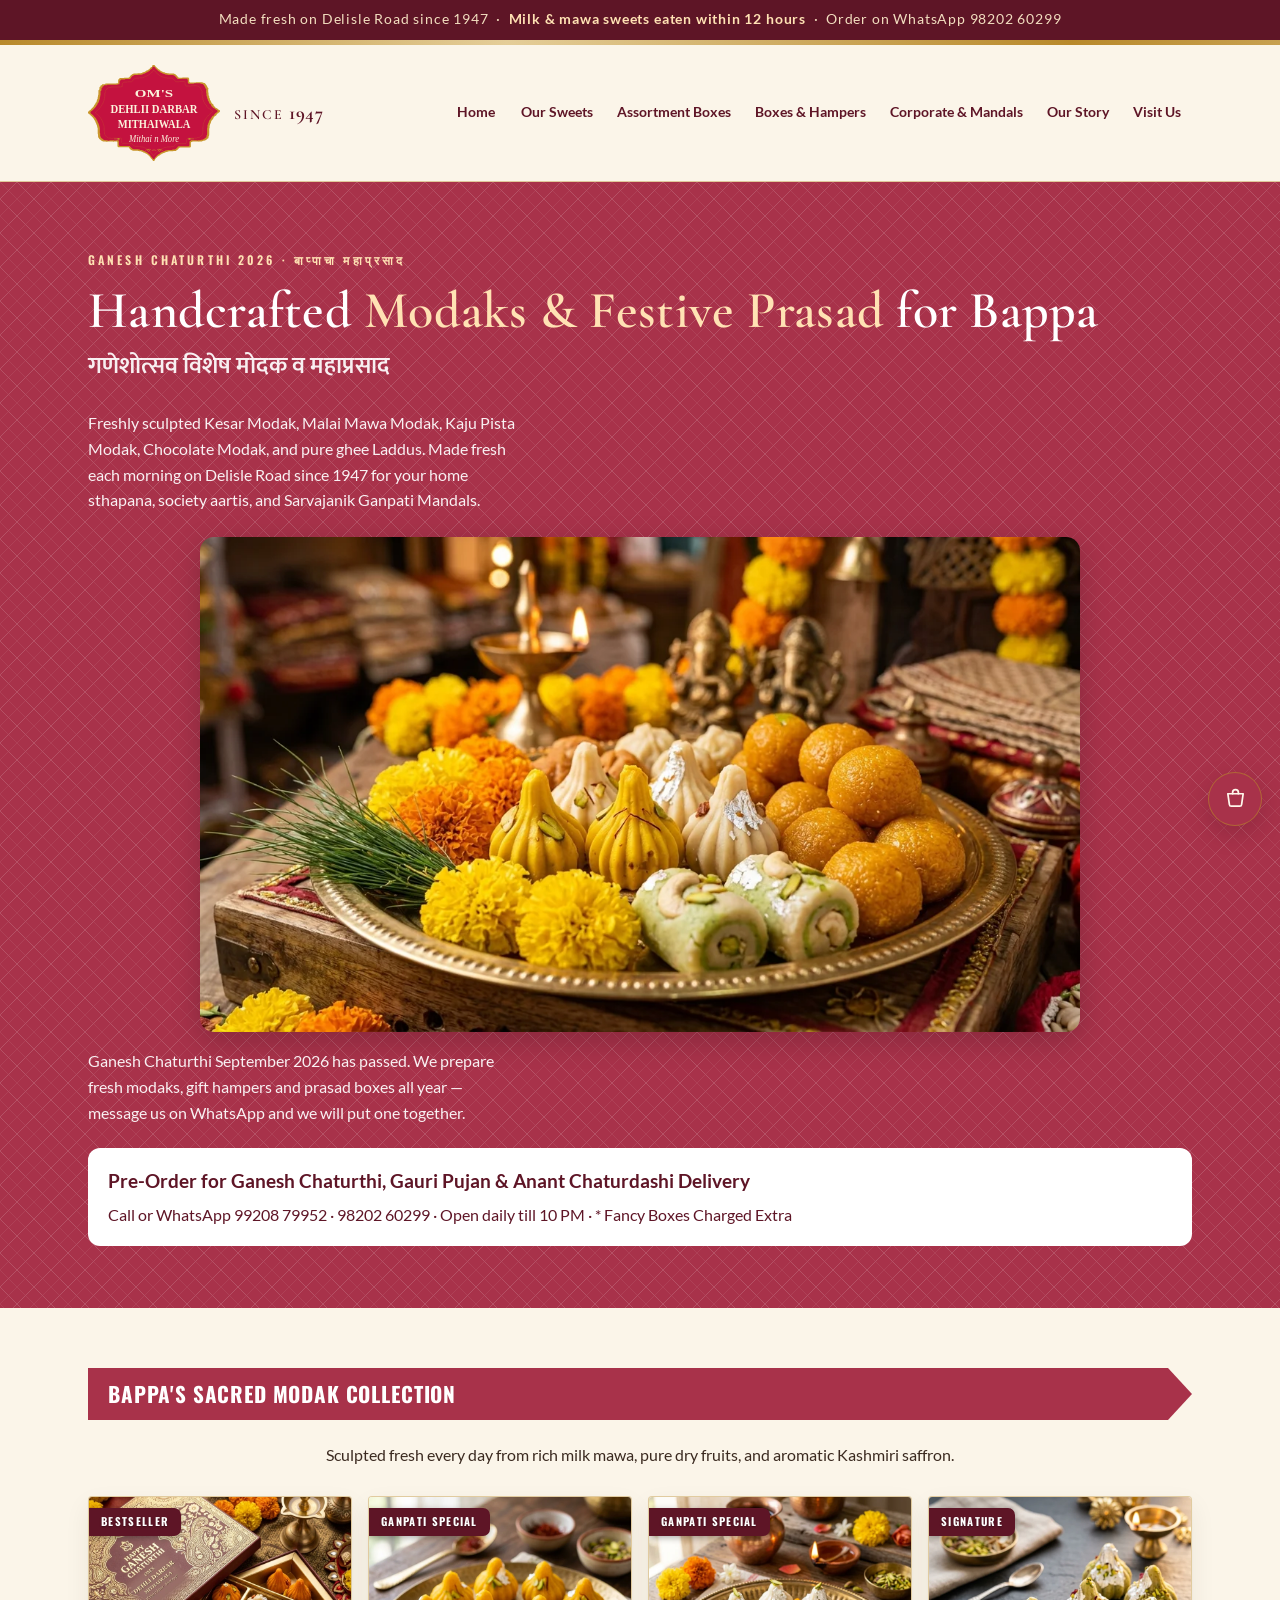
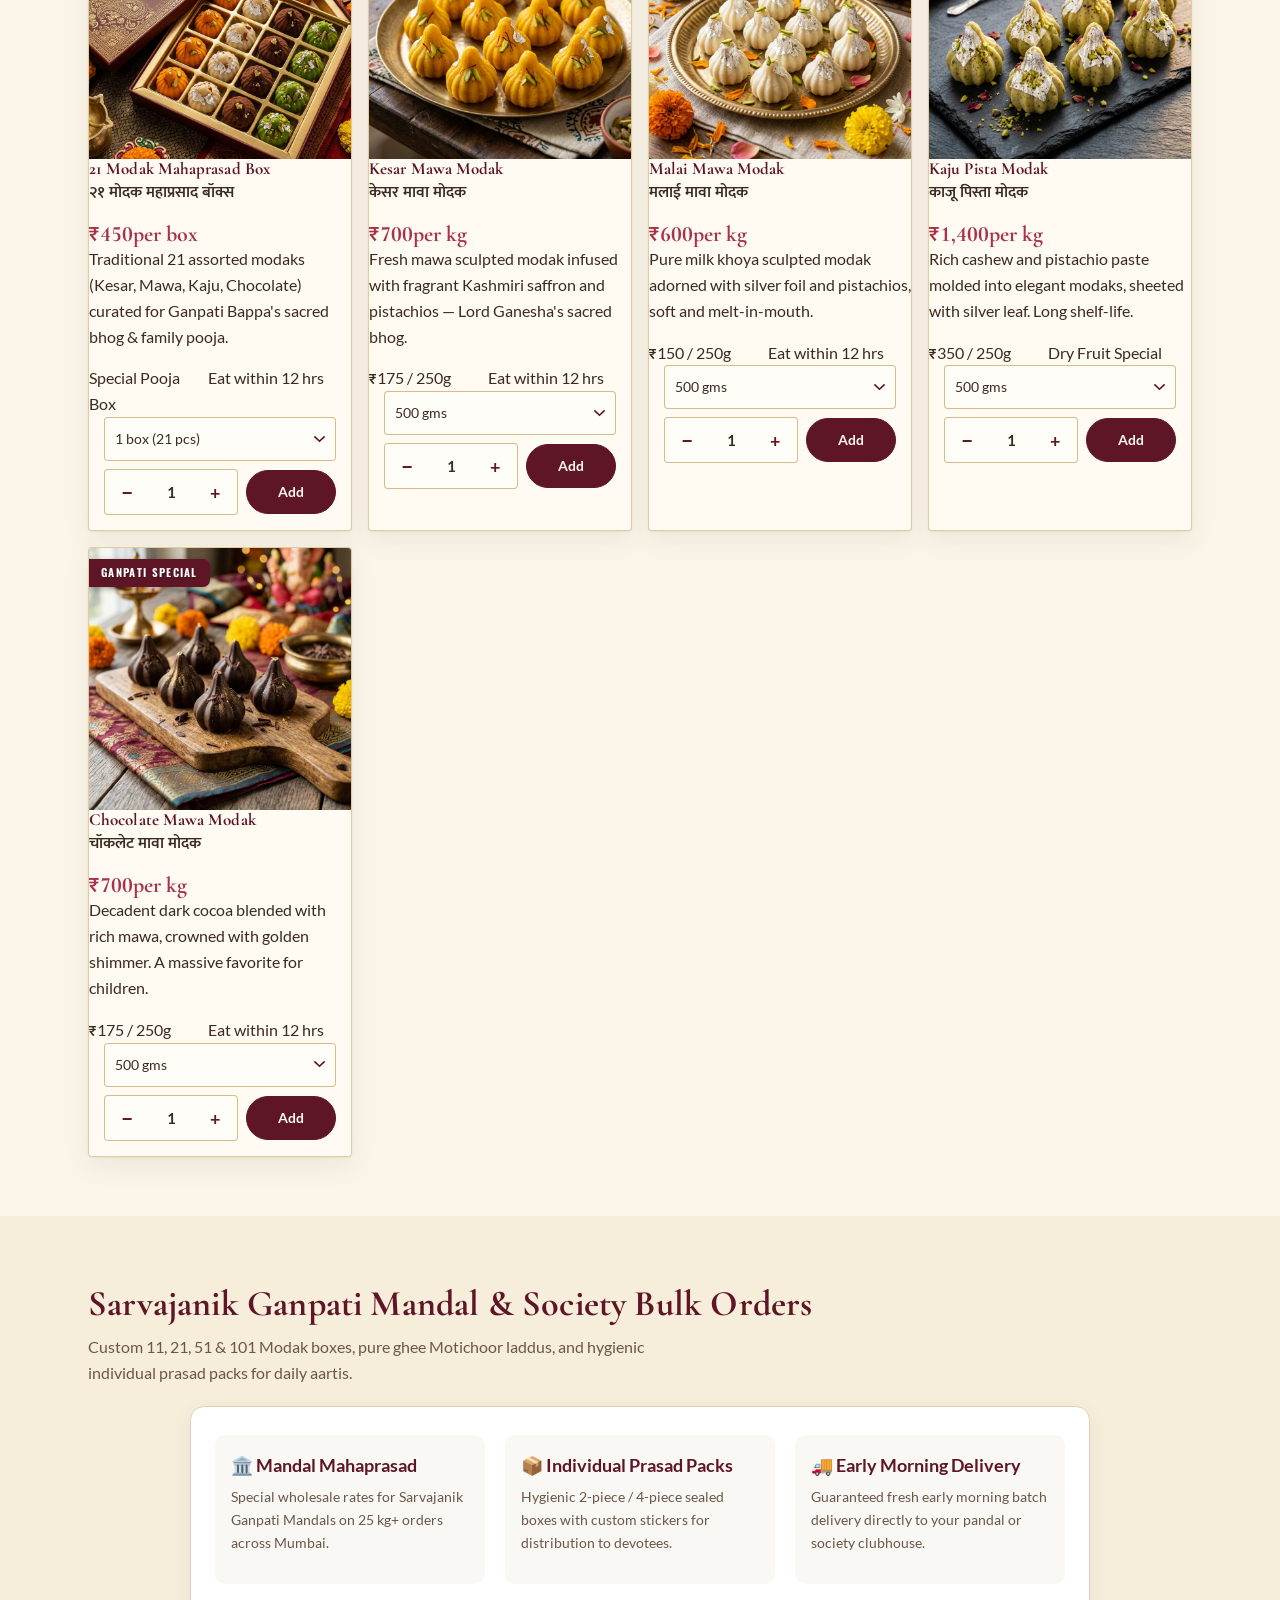
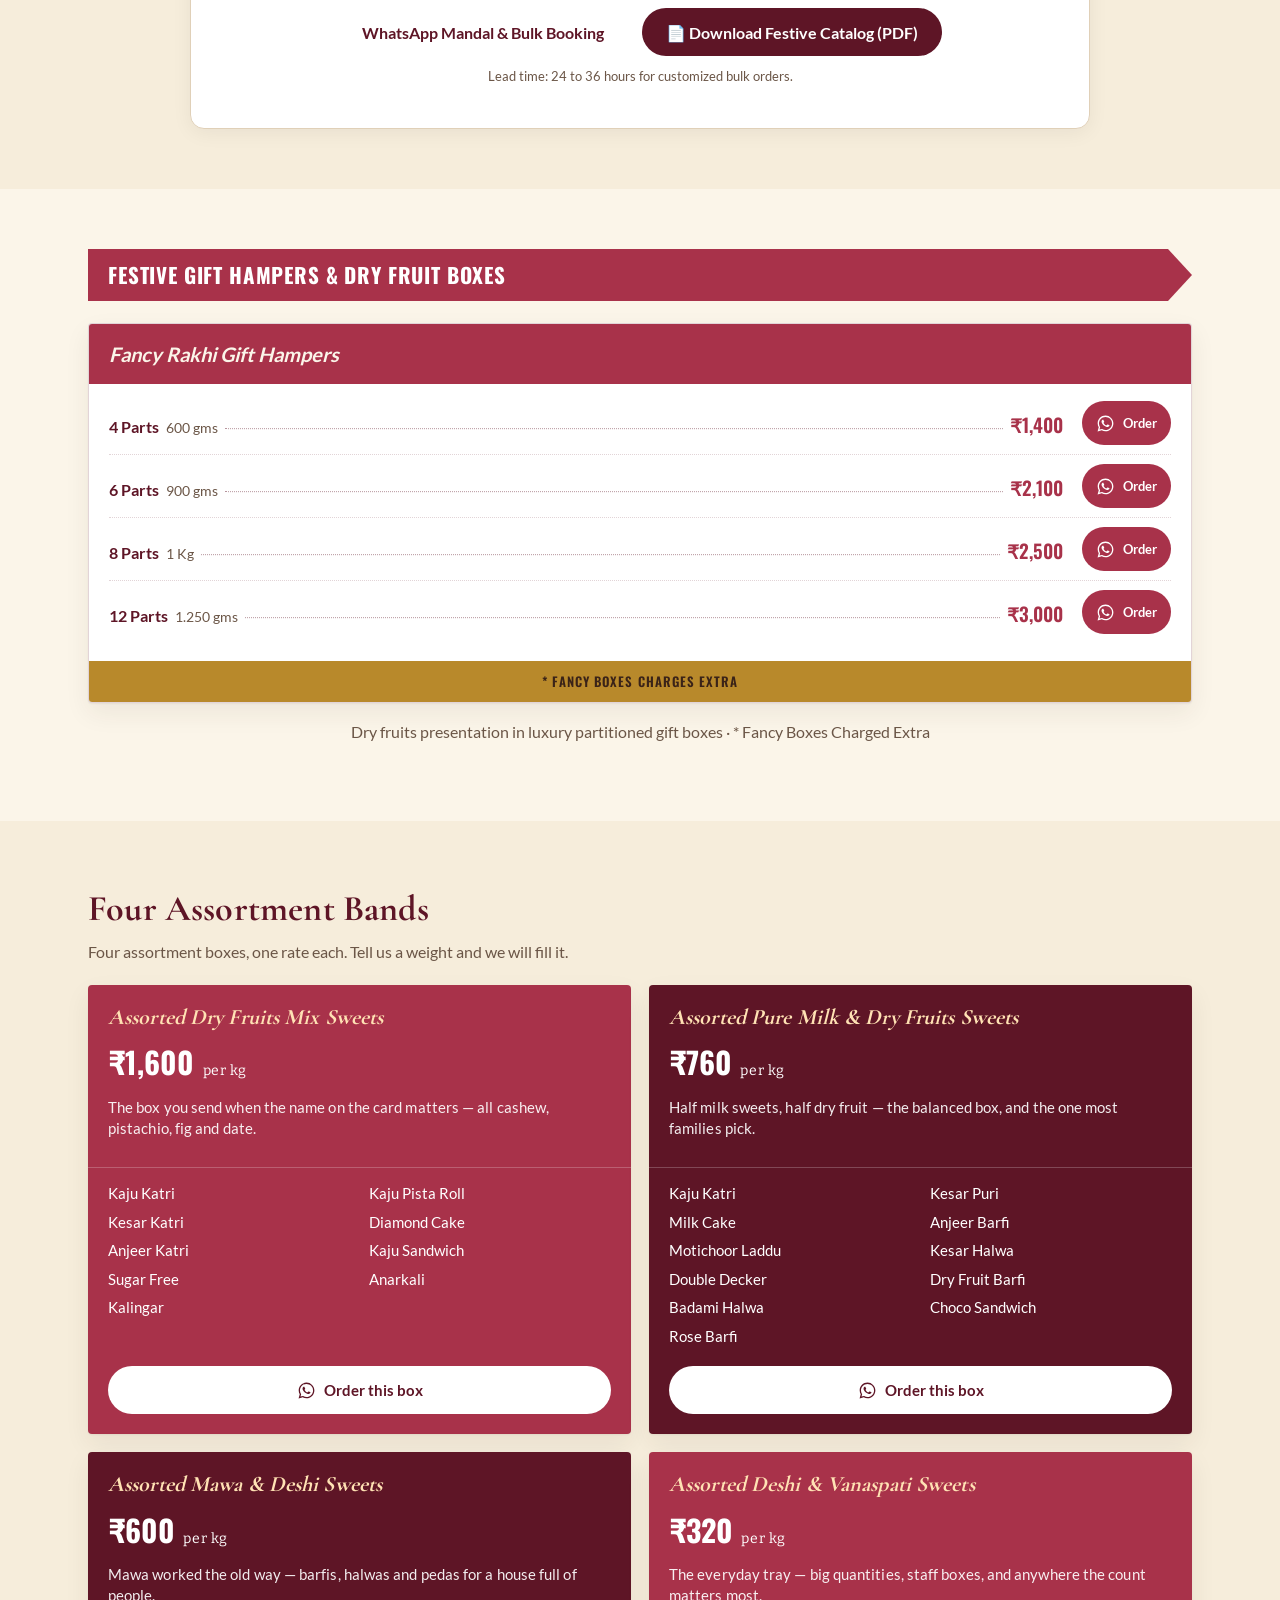
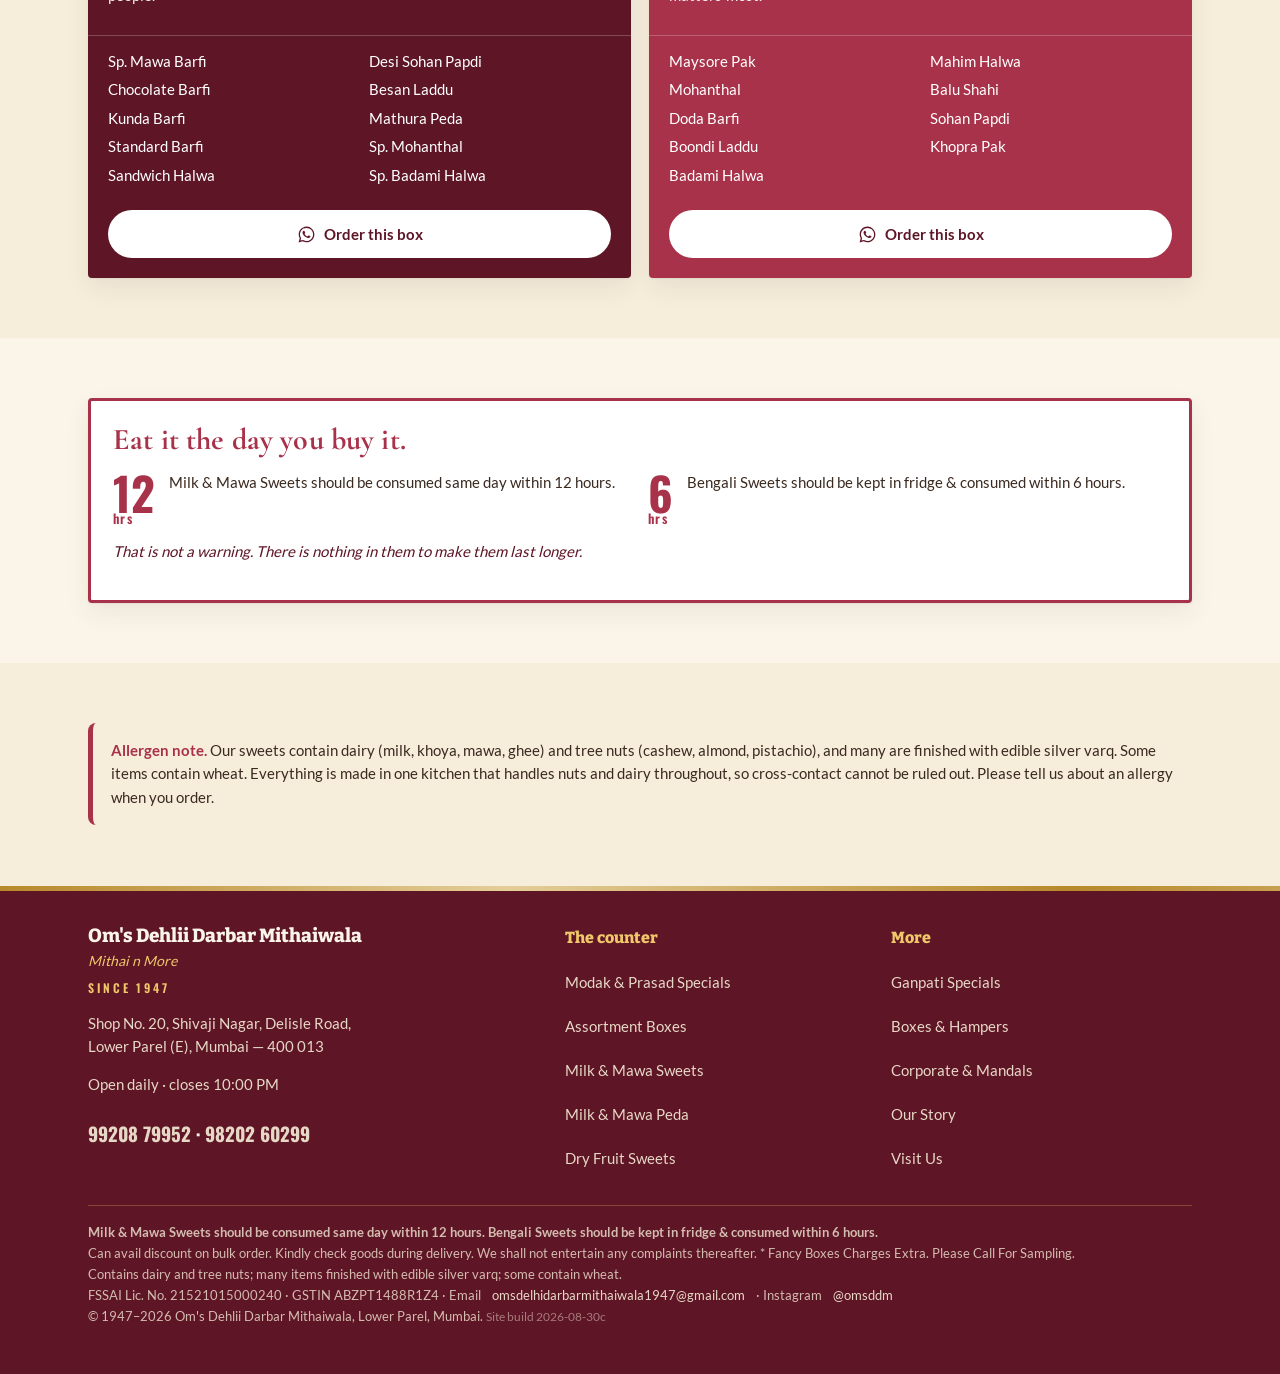
<file: rakhi.html>
<!DOCTYPE html>
<html lang="en">
<head>
<meta charset="utf-8">
<meta name="viewport" content="width=device-width, initial-scale=1">
<title>Ganpati Modak &amp; Prasad Specials 2026 | Om's Dehlii Darbar</title>
<meta http-equiv="refresh" content="0; url=ganpati.html">
<link rel="canonical" href="https://omsdelhidarbarmithaiwala1947.github.io/Our-Website/ganpati.html">
<script>window.location.replace("ganpati.html");</script>
</head>
<body>
<p>Redirecting to <a href="ganpati.html">Ganesh Chaturthi Modak &amp; Prasad Specials 2026</a>...</p>
</body>
</html>
</file>
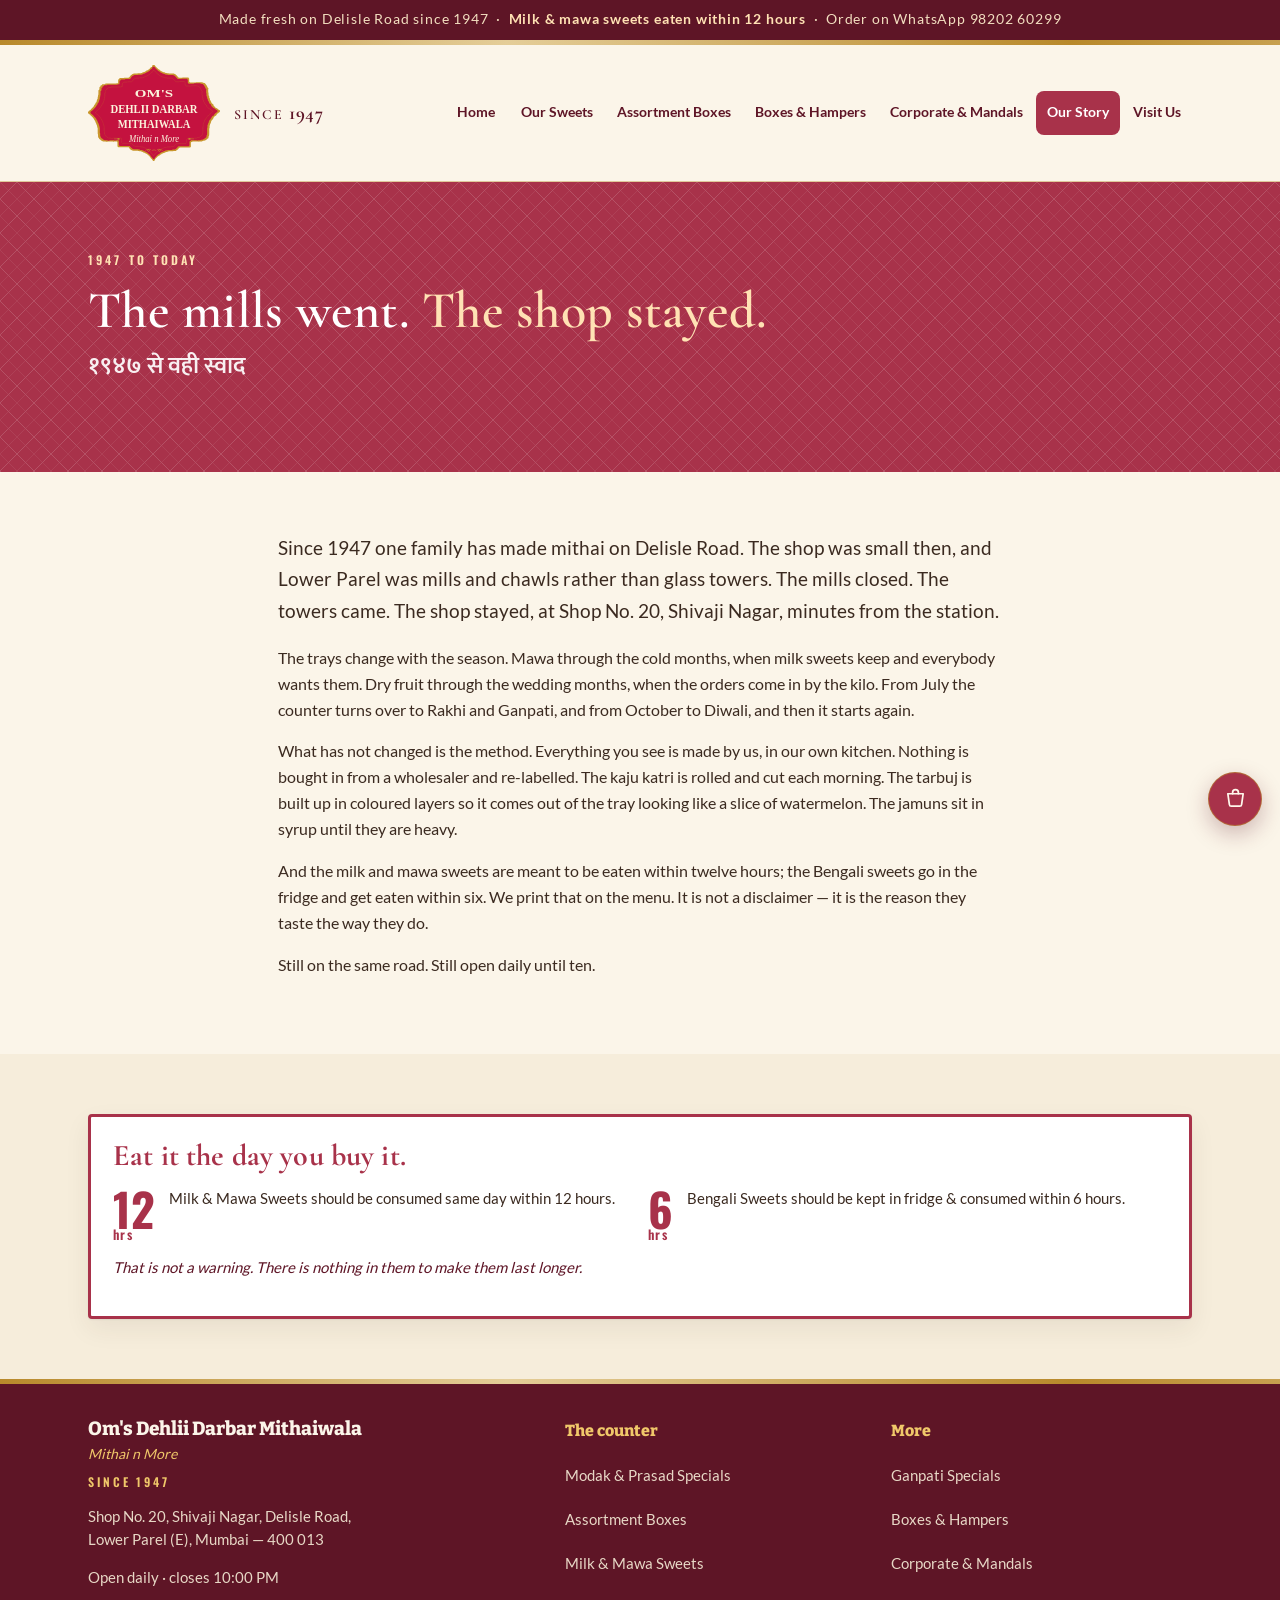
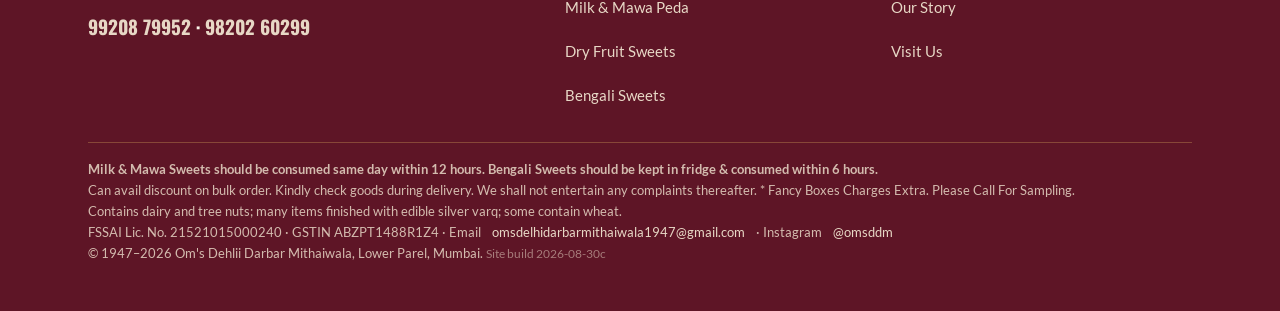
<file: story.html>
<!DOCTYPE html>
<html lang="en">
<head>
<meta charset="utf-8">
<meta name="viewport" content="width=device-width, initial-scale=1">
<title>Our story — a Lower Parel mithai shop since 1947</title>
<meta name="description" content="Seventy-nine years on Delisle Road. How Om’s Dehlii Darbar Mithaiwala makes its mithai, and why the milk sweets are meant to be eaten within twelve hours.">
<link rel="canonical" href="https://omsdelhidarbarmithaiwala1947.github.io/Our-Website/story.html">
<meta name="theme-color" content="#C4123F">
<meta property="og:type" content="website">
<meta property="og:site_name" content="Om's Dehlii Darbar Mithaiwala">
<meta property="og:title" content="Our story — a Lower Parel mithai shop since 1947">
<meta property="og:description" content="Seventy-nine years on Delisle Road. How Om’s Dehlii Darbar Mithaiwala makes its mithai, and why the milk sweets are meant to be eaten within twelve hours.">
<meta property="og:url" content="https://omsdelhidarbarmithaiwala1947.github.io/Our-Website/story.html">
<meta property="og:image" content="https://omsdelhidarbarmithaiwala1947.github.io/Our-Website/assets/img/linkcard.jpg">
<meta property="og:image:width" content="1200"><meta property="og:image:height" content="630">
<meta property="og:locale" content="en_IN">
<meta name="twitter:card" content="summary_large_image">
<link rel="preload" href="assets/fonts/bitter-800.woff2" as="font" type="font/woff2" crossorigin>
<link rel="preload" href="assets/fonts/bitter-400.woff2" as="font" type="font/woff2" crossorigin>
<link rel="preload" href="assets/fonts/oswald-700.woff2" as="font" type="font/woff2" crossorigin>
<link rel="stylesheet" href="assets/css/site.css?v=2026-08-30c">
<script src="assets/js/products.js?v=2026-08-30c" defer></script>
<script src="assets/js/site.js?v=2026-08-30c" defer></script>
<link rel="icon" href="assets/img/logo.svg" type="image/svg+xml">
<script type="application/ld+json">{"@context":"https://schema.org","@type":["Bakery","LocalBusiness","Store"],"name":"Om's Dehlii Darbar Mithaiwala","alternateName":["Om's Dehlii Darbar Mithaiwala","Oms Dehlii Darbar Mithaiwala"],"slogan":"Mithai n More","description":"All varieties of dry fruit, milk, bengali and mawa mithais manufactured by us. We cater to all orders for retail and corporate. Also available all types of dry fruits and farsans and chocolates. Fancy packaging available.","foundingDate":"1947","url":"https://omsdelhidarbarmithaiwala1947.github.io/Our-Website/","telephone":["+919920879952","+919820260299"],"priceRange":"₹₹","currenciesAccepted":"INR","paymentAccepted":"Cash, UPI","servesCuisine":"Indian sweets","address":{"@type":"PostalAddress","streetAddress":"Shop No. 20, Shivaji Nagar, Delisle Road","addressLocality":"Lower Parel (E), Mumbai","addressRegion":"Maharashtra","postalCode":"400013","addressCountry":"IN"},"openingHoursSpecification":[{"@type":"OpeningHoursSpecification","dayOfWeek":["Monday","Tuesday","Wednesday","Thursday","Friday","Saturday","Sunday"],"closes":"22:00"}],"aggregateRating":{"@type":"AggregateRating","ratingValue":"4.8","reviewCount":"16","bestRating":"5"},"hasMap":"https://maps.google.com/?q=Om%27s%20Dehlii%20Darbar%20Mithaiwala%2C%20Shop%20No.%2020%2C%20Shivaji%20Nagar%2C%20Delisle%20Road%2C%20Lower%20Parel%20%28E%29%2C%20Mumbai%20400013"}</script>
</head>
<body>
<a class="skip" href="#main">Skip to content</a>
<div class="announce"><span>Made fresh on Delisle Road since 1947 &nbsp;·&nbsp; <b>Milk &amp; mawa sweets eaten within 12 hours</b> &nbsp;·&nbsp; Order on WhatsApp 98202 60299</span></div>
<div class="season" id="season-banner" role="region" aria-label="Ganesh Chaturthi season notice"><div class="season-in"><span>Ganesh Chaturthi 2026 — Fresh Modak, Prasad Boxes &amp; Mandal Bulk Orders are Open!</span><a href="ganpati.html">See Ganpati Specials</a><button class="x" type="button" aria-label="Dismiss this notice">&times;</button></div></div>
<div class="goldrule" aria-hidden="true"></div>
<header class="hdr">
  <div class="hdr-in">
    <a class="brand" href="index.html">
      <img src="assets/img/logo.svg" width="150" height="110" alt="Om's Dehlii Darbar Mithaiwala — Mithai n More">
      <span class="since">SINCE <b>1947</b></span>
    </a>
    <button class="navbtn" id="navbtn" aria-expanded="false" aria-controls="nav">Menu</button>
    <nav class="nav" id="nav" aria-label="Main"><ul><li><a href="index.html">Home</a></li><li><a href="ganpati.html" data-season-only>Ganpati Specials</a></li><li><a href="sweets.html">Our Sweets</a></li><li><a href="assortments.html">Assortment Boxes</a></li><li><a href="boxes.html">Boxes &amp; Hampers</a></li><li><a href="corporate.html">Corporate &amp; Mandals</a></li><li><a href="story.html">Our Story</a></li><li><a href="visit.html">Visit Us</a></li></ul></nav>
  </div>
</header>
<main id="main">

<section class="hero">
  <div class="wrap">
    <p class="eyebrow">1947 to today</p>
    <h1>The mills went. <em>The shop stayed.</em></h1>
    <p class="dv">१९४७ से वही स्वाद</p>
  </div>
</section>
<section class="sec">
  <div class="wrap" style="max-width:760px">
    <p style="font-size:19px;line-height:1.65">Since 1947 one family has made mithai on Delisle Road. The shop
      was small then, and Lower Parel was mills and chawls rather than glass towers. The mills closed. The
      towers came. The shop stayed, at Shop No. 20, Shivaji Nagar, minutes from the station.</p>
    <p>The trays change with the season. Mawa through the cold months, when milk sweets keep and everybody
      wants them. Dry fruit through the wedding months, when the orders come in by the kilo. From July the
      counter turns over to Rakhi and Ganpati, and from October to Diwali, and then it starts again.</p>
    <p>What has not changed is the method. Everything you see is made by us, in our own kitchen. Nothing is
      bought in from a wholesaler and re-labelled. The kaju katri is rolled and cut each morning. The tarbuj is
      built up in coloured layers so it comes out of the tray looking like a slice of watermelon. The jamuns sit
      in syrup until they are heavy.</p>
    <p>And the milk and mawa sweets are meant to be eaten within twelve hours; the Bengali sweets go in the
      fridge and get eaten within six. We print that on the menu. It is not a disclaimer — it is the reason they
      taste the way they do.</p>
    <p>Still on the same road. Still open daily until ten.</p>
  </div>
</section>
<section class="sec tint"><div class="wrap"><div class="fresh">
  <h2>Eat it the day you buy it.</h2>
  <div class="fg">
    <div class="fcard"><b>12<span>hrs</span></b><span>Milk &amp; Mawa Sweets should be consumed same day within 12 hours.</span></div>
    <div class="fcard"><b>6<span>hrs</span></b><span>Bengali Sweets should be kept in fridge &amp; consumed within 6 hours.</span></div>
  </div>
  <p class="fnote">That is not a warning. There is nothing in them to make them last longer.</p>
</div></div></section>

</main>
<div class="goldrule" aria-hidden="true"></div>
<footer class="ftr">
  <div class="wrap inner">
    <div class="cols">
      <div>
        <div class="lock">Om's Dehlii Darbar Mithaiwala</div>
        <div class="tag">Mithai n More</div>
        <div class="since">Since 1947</div>
        <p style="margin-top:14px">Shop No. 20, Shivaji Nagar, Delisle Road,<br>Lower Parel (E), Mumbai — 400 013</p>
        <p>Open daily · closes 10:00 PM</p>
        <div class="nums" data-phones></div>
      </div>
            <div>
        <h4>The counter</h4>
        <ul>
          <li><a href="ganpati.html">Modak &amp; Prasad Specials</a></li>
          <li><a href="assortments.html">Assortment Boxes</a></li>
          <li><a href="sweets.html">Milk &amp; Mawa Sweets</a></li>
          <li><a href="sweets.html">Milk &amp; Mawa Peda</a></li>
          <li><a href="sweets.html">Dry Fruit Sweets</a></li>
          <li><a href="sweets.html">Bengali Sweets</a></li>
        </ul>
      </div>
            <div>
        <h4>More</h4>
        <ul>
          <li><a href="ganpati.html">Ganpati Specials</a></li>
          <li><a href="boxes.html">Boxes &amp; Hampers</a></li>
          <li><a href="corporate.html">Corporate &amp; Mandals</a></li>
          <li><a href="story.html">Our Story</a></li>
          <li><a href="visit.html">Visit Us</a></li>
        </ul>
      </div>
    </div>
    <p class="fine">
      <b>Milk &amp; Mawa Sweets should be consumed same day within 12 hours. Bengali Sweets should be kept in
      fridge &amp; consumed within 6 hours.</b><br>
      Can avail discount on bulk order. Kindly check goods during delivery. We shall not entertain any complaints
      thereafter. * Fancy Boxes Charges Extra. Please Call For Sampling.<br>
      Contains dairy and tree nuts; many items finished with edible silver varq; some contain wheat.<br>
      FSSAI Lic. No. <span data-ph="fssai"></span> · GSTIN <span data-ph="gst"></span> ·
      Email <span data-ph="email"></span> · Instagram <span data-ph="instagram"></span><br>
      © 1947–2026 Om's Dehlii Darbar Mithaiwala, Lower Parel, Mumbai. <span class="build">Site build 2026-08-30c</span>
    </p>
  </div>
</footer>
<nav class="actionbar" aria-label="Quick actions">
  <a class="wa" data-href="wa" href="#"><svg viewBox="0 0 24 24" fill="currentColor" aria-hidden="true"><path d="M12.04 2C6.58 2 2.13 6.45 2.13 11.91c0 1.75.46 3.45 1.32 4.95L2 22l5.25-1.38a9.9 9.9 0 0 0 4.79 1.22c5.46 0 9.9-4.45 9.9-9.91 0-2.65-1.03-5.14-2.9-7.01A9.82 9.82 0 0 0 12.04 2Zm0 18.15a8.2 8.2 0 0 1-4.2-1.15l-.3-.18-3.12.82.83-3.04-.2-.31a8.18 8.18 0 0 1-1.26-4.38c0-4.54 3.7-8.23 8.25-8.23 2.2 0 4.27.86 5.83 2.42a8.17 8.17 0 0 1 2.41 5.82c0 4.54-3.69 8.23-8.24 8.23Zm4.52-6.16c-.25-.12-1.47-.72-1.69-.81-.23-.08-.39-.12-.56.13-.16.24-.64.8-.78.97-.15.16-.29.18-.54.06-.25-.13-1.05-.39-2-1.23-.74-.66-1.24-1.47-1.38-1.72-.15-.25-.02-.38.11-.5.11-.11.25-.29.37-.44.12-.15.16-.25.25-.42.08-.16.04-.31-.02-.43-.06-.12-.56-1.34-.76-1.84-.2-.48-.4-.42-.56-.42h-.47c-.16 0-.43.06-.65.31-.22.25-.85.83-.85 2.03s.87 2.35.99 2.51c.12.16 1.71 2.61 4.15 3.66.58.25 1.03.4 1.39.51.58.19 1.11.16 1.53.1.47-.07 1.47-.6 1.67-1.18.21-.58.21-1.07.15-1.18-.06-.1-.22-.16-.47-.28Z"/></svg>WhatsApp</a>
  <a data-href="tel" href="#"><svg viewBox="0 0 24 24" fill="none" stroke="currentColor" stroke-width="2" stroke-linecap="round" stroke-linejoin="round" aria-hidden="true"><path d="M22 16.9v3a2 2 0 0 1-2.2 2 19.8 19.8 0 0 1-8.6-3.1 19.5 19.5 0 0 1-6-6A19.8 19.8 0 0 1 2.1 4.2 2 2 0 0 1 4.1 2h3a2 2 0 0 1 2 1.7c.1 1 .4 1.9.7 2.8a2 2 0 0 1-.5 2.1L8.1 9.9a16 16 0 0 0 6 6l1.3-1.3a2 2 0 0 1 2.1-.4c.9.3 1.8.6 2.8.7a2 2 0 0 1 1.7 2Z"/></svg>Call</a>
  <a data-href="maps" href="#" rel="noopener"><svg viewBox="0 0 24 24" fill="none" stroke="currentColor" stroke-width="2" stroke-linecap="round" stroke-linejoin="round" aria-hidden="true"><path d="M20 10c0 6-8 12-8 12S4 16 4 10a8 8 0 1 1 16 0Z"/><circle cx="12" cy="10" r="3"/></svg>Directions</a>
</nav>
</body>
</html>
</file>
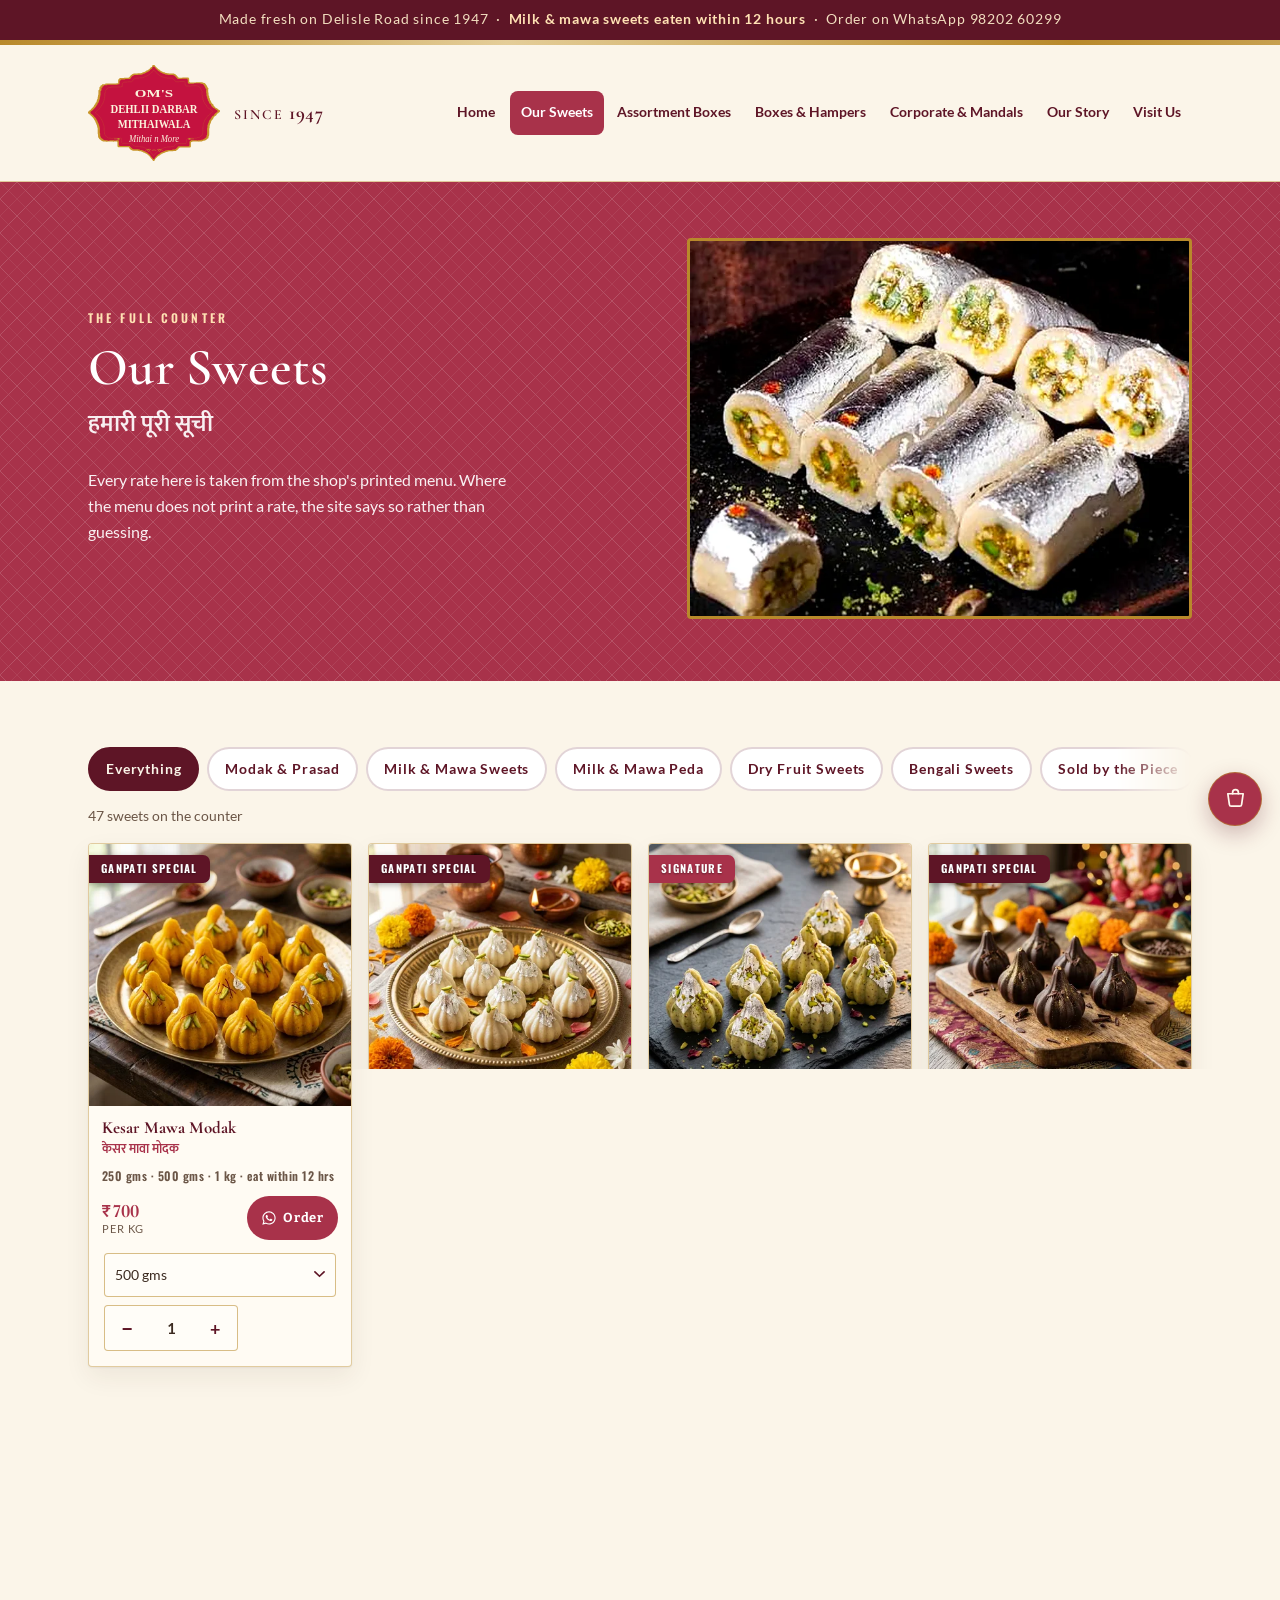
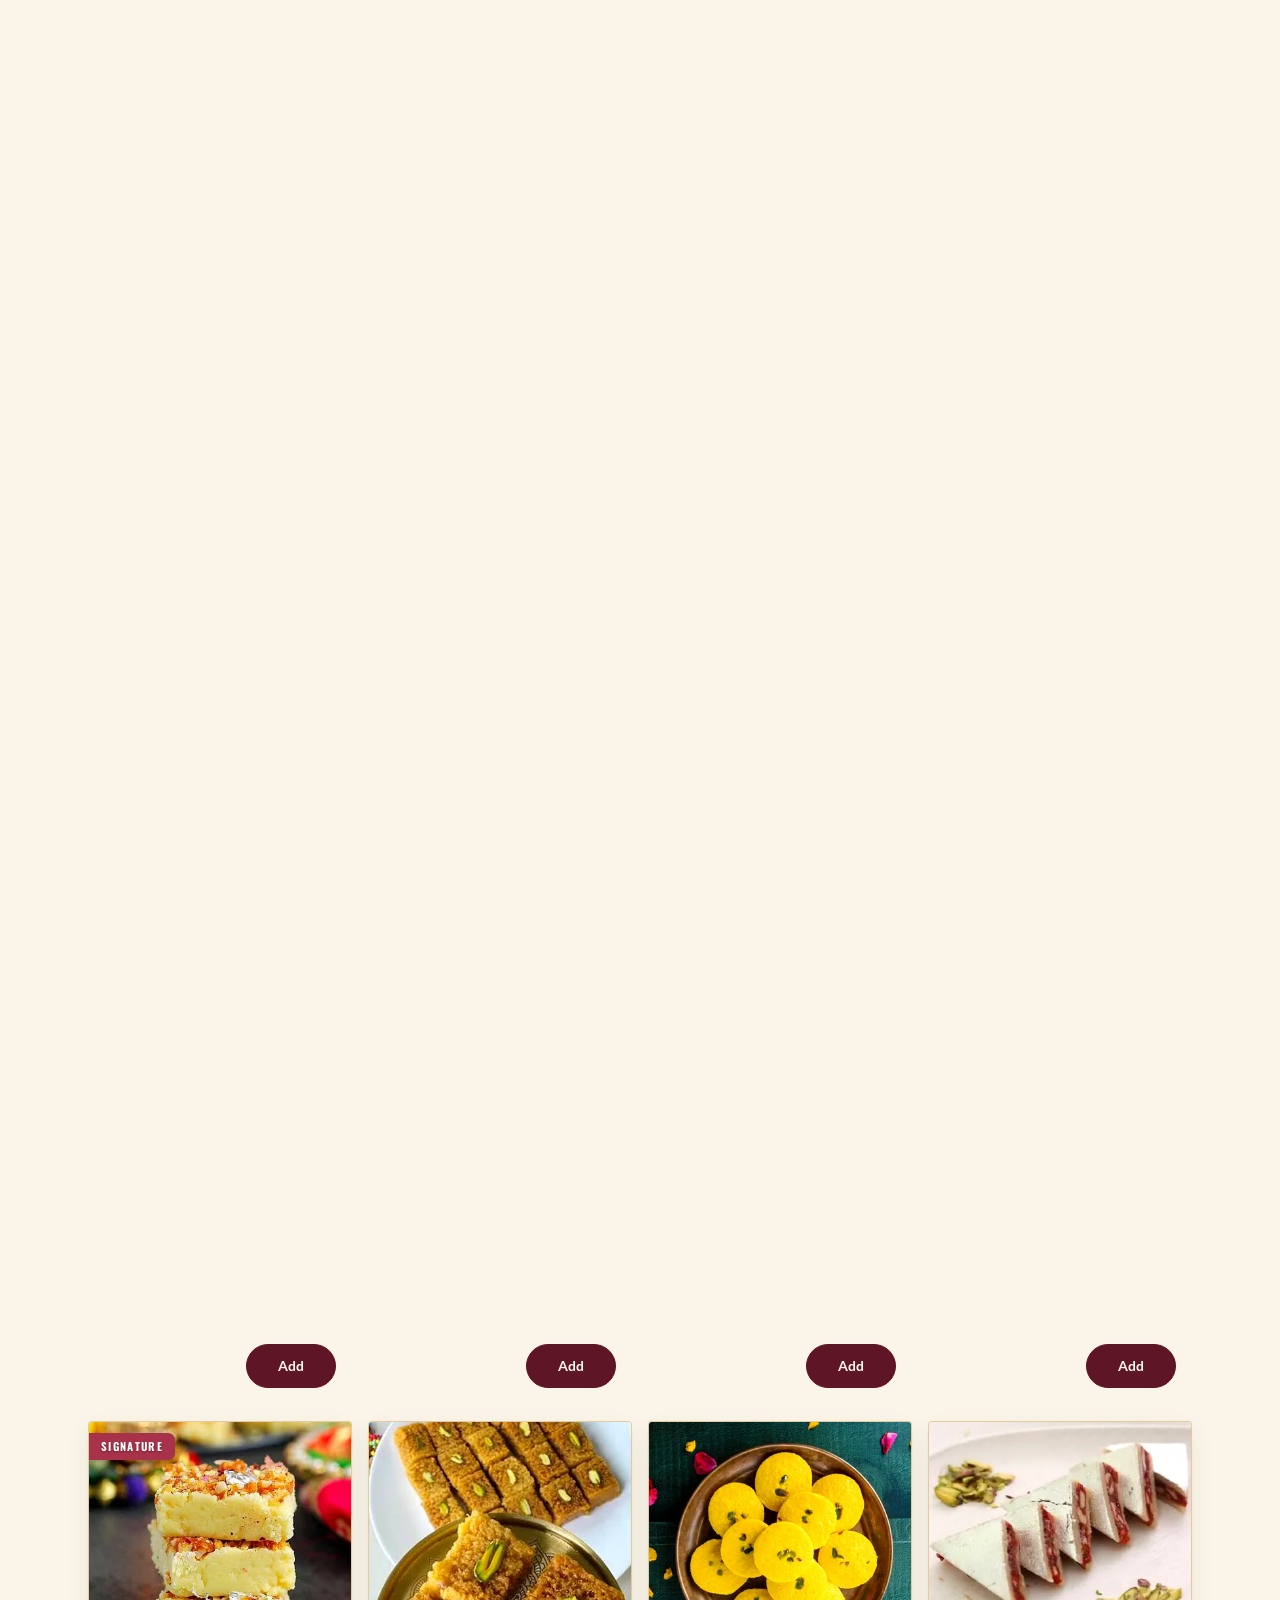
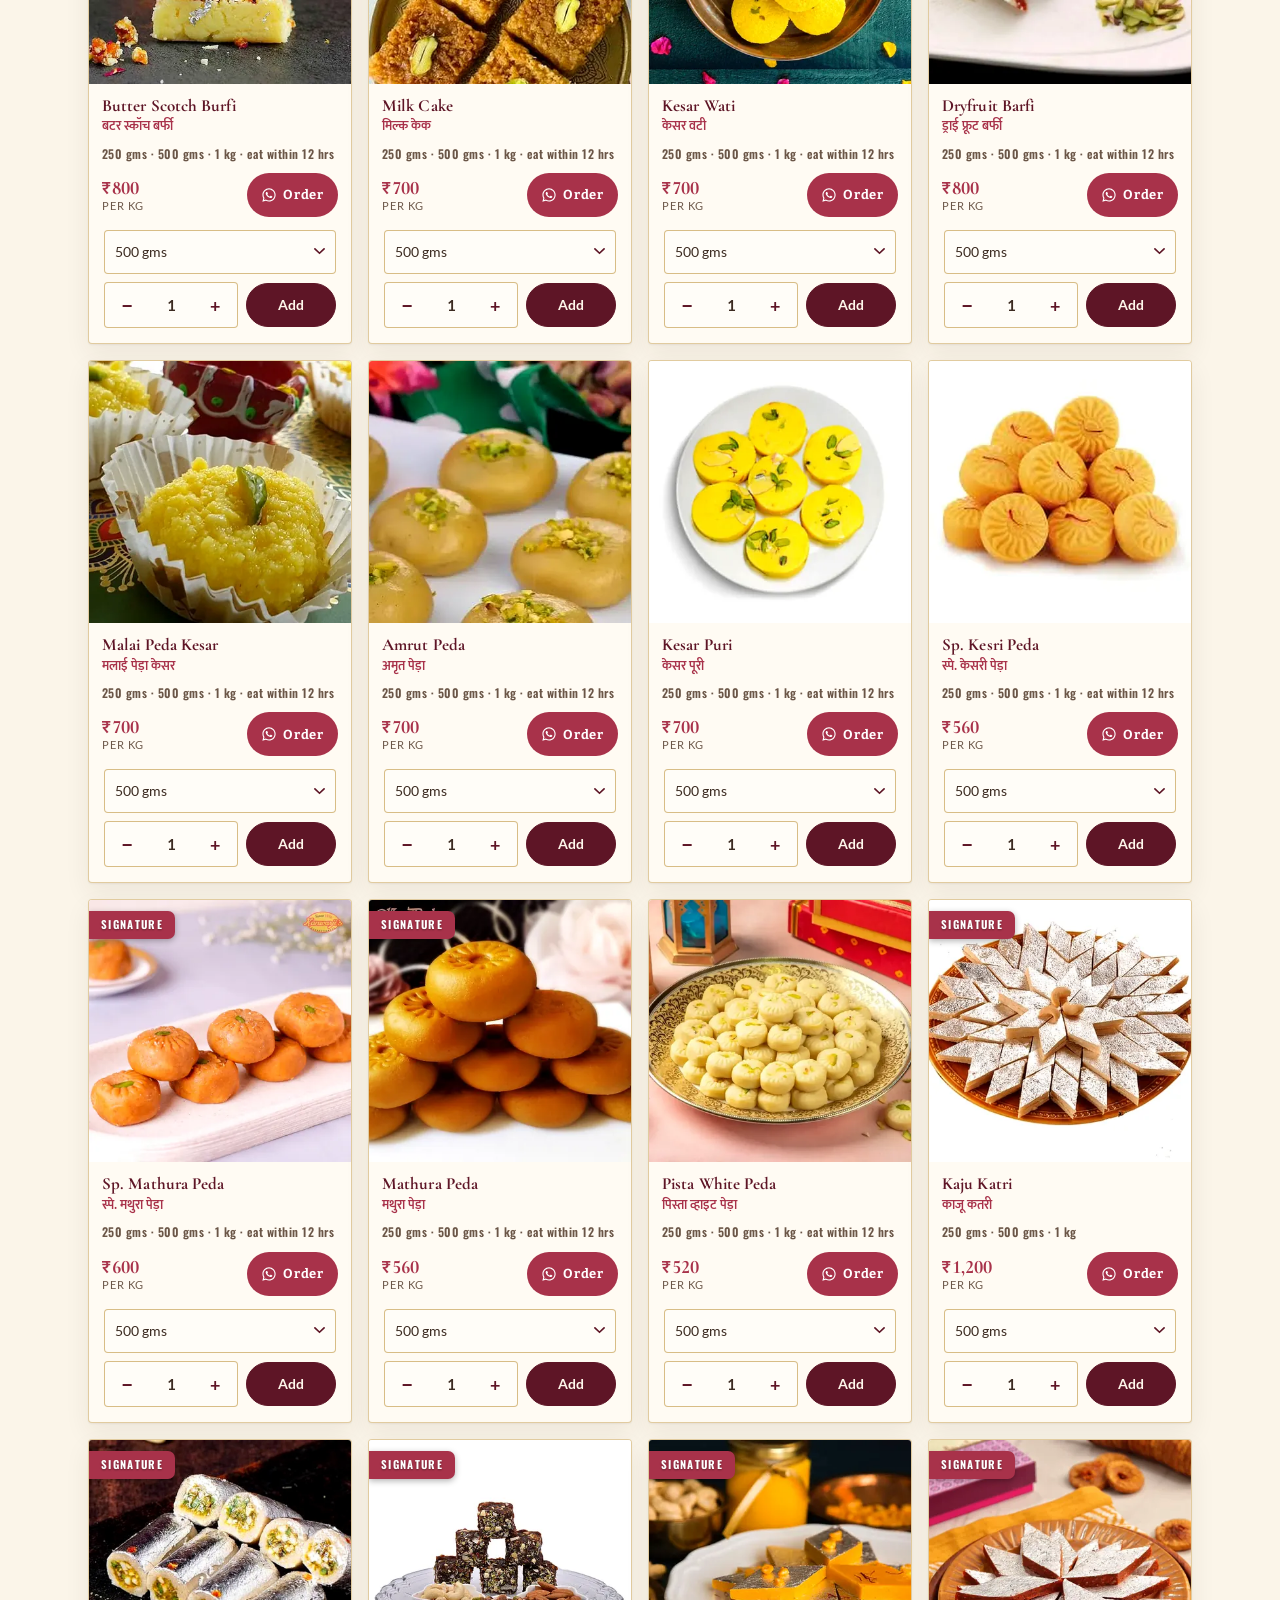
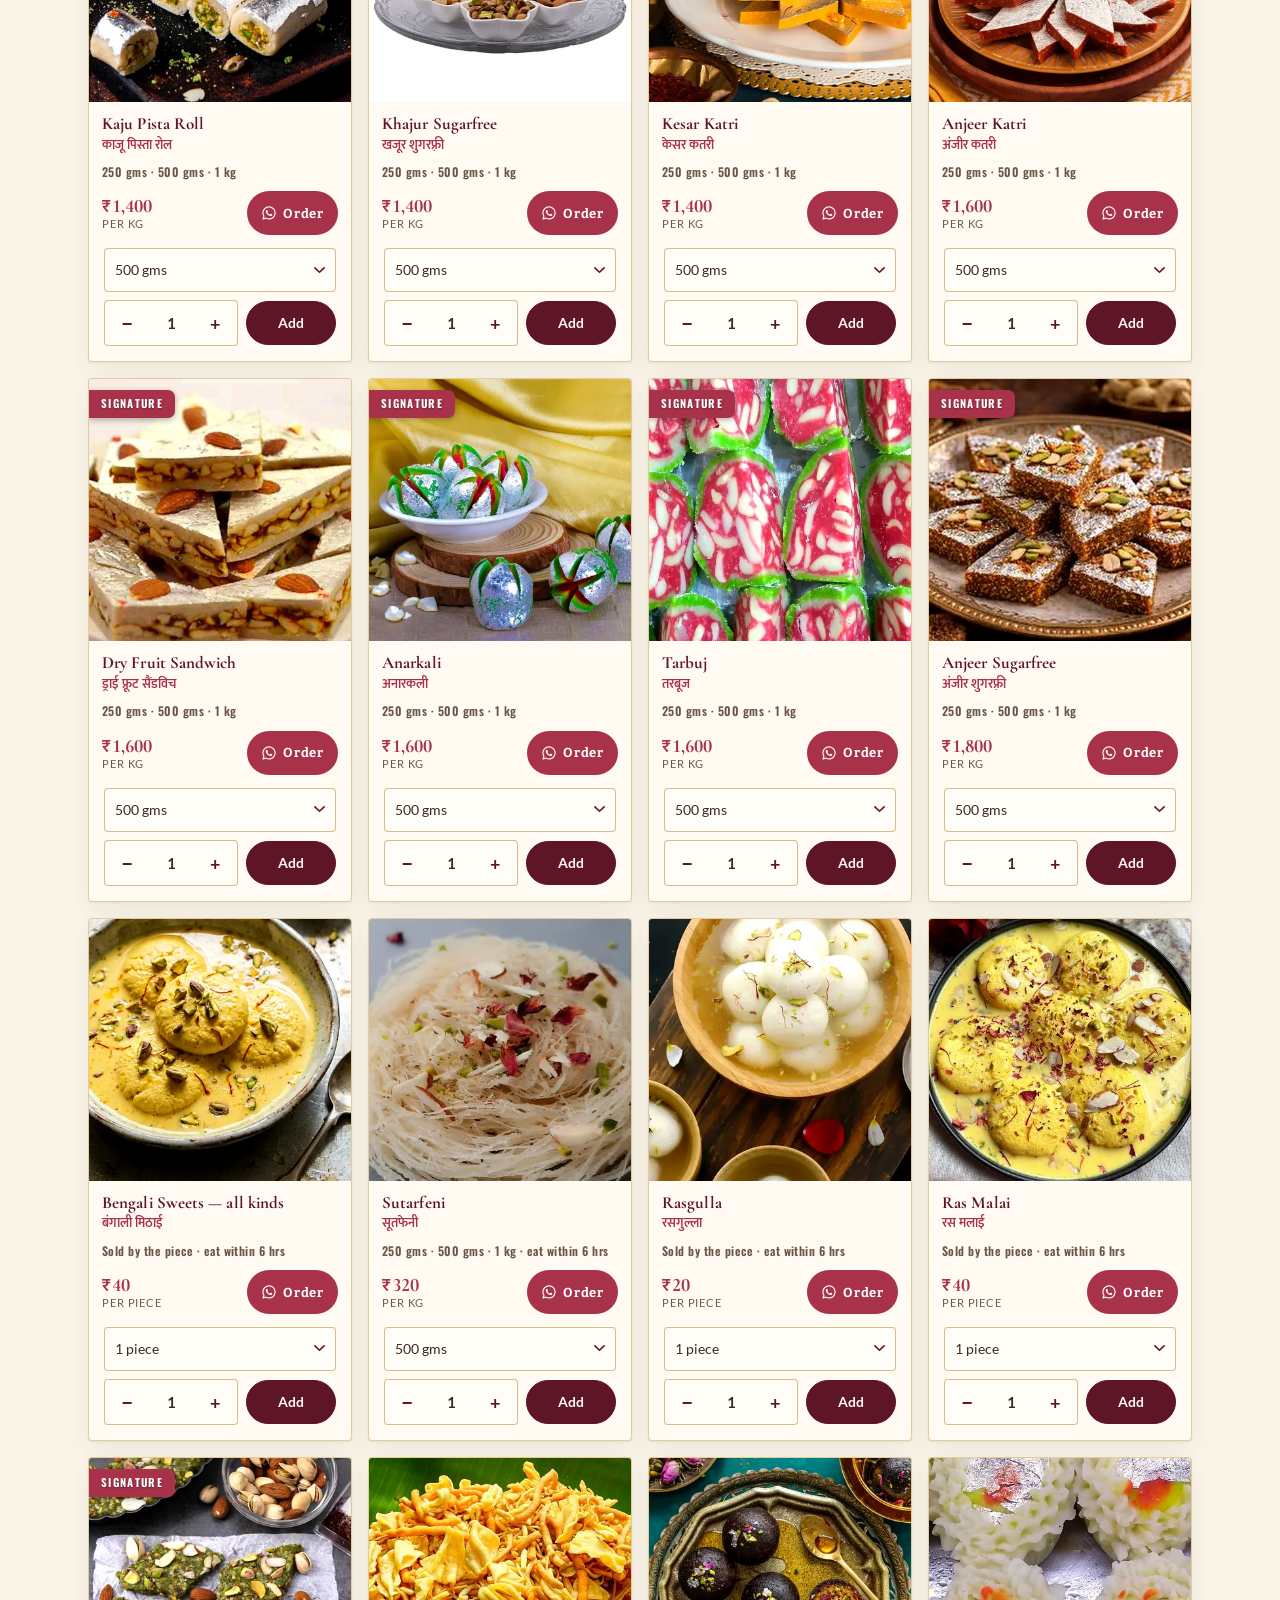
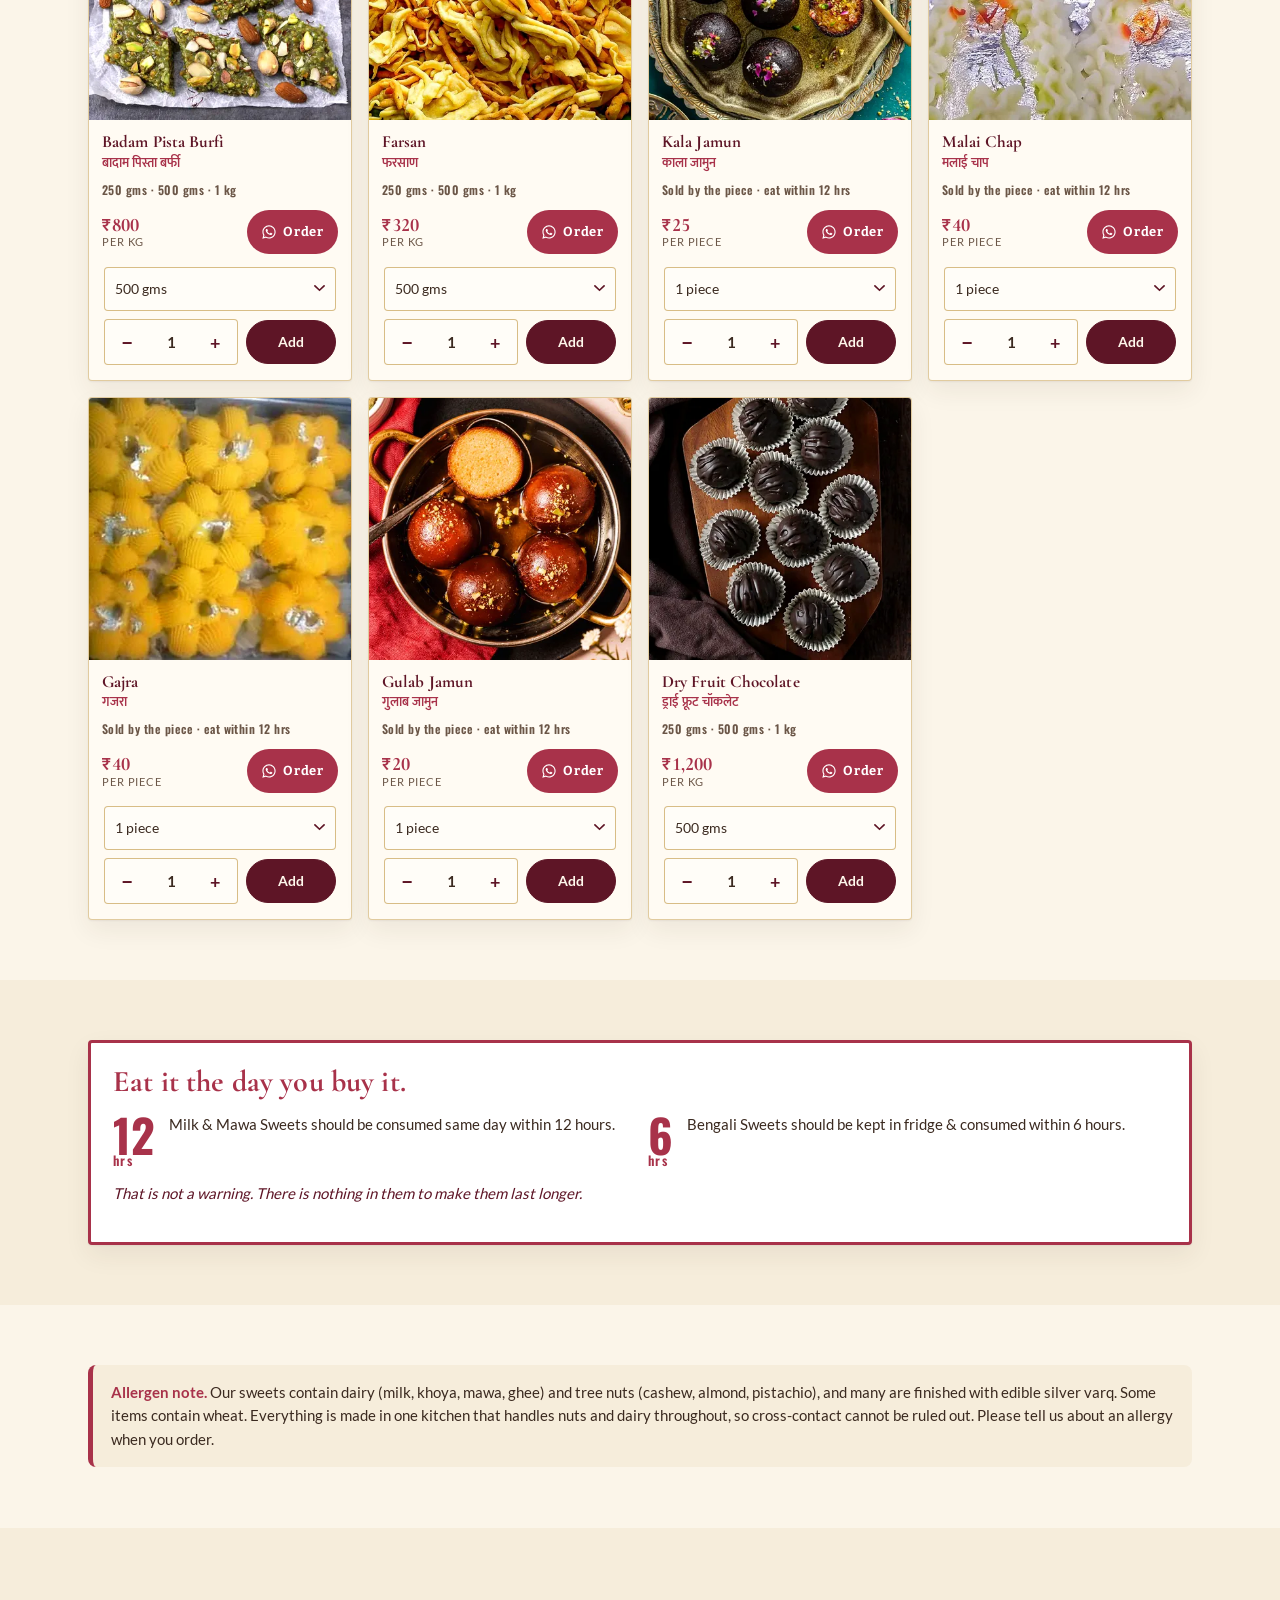
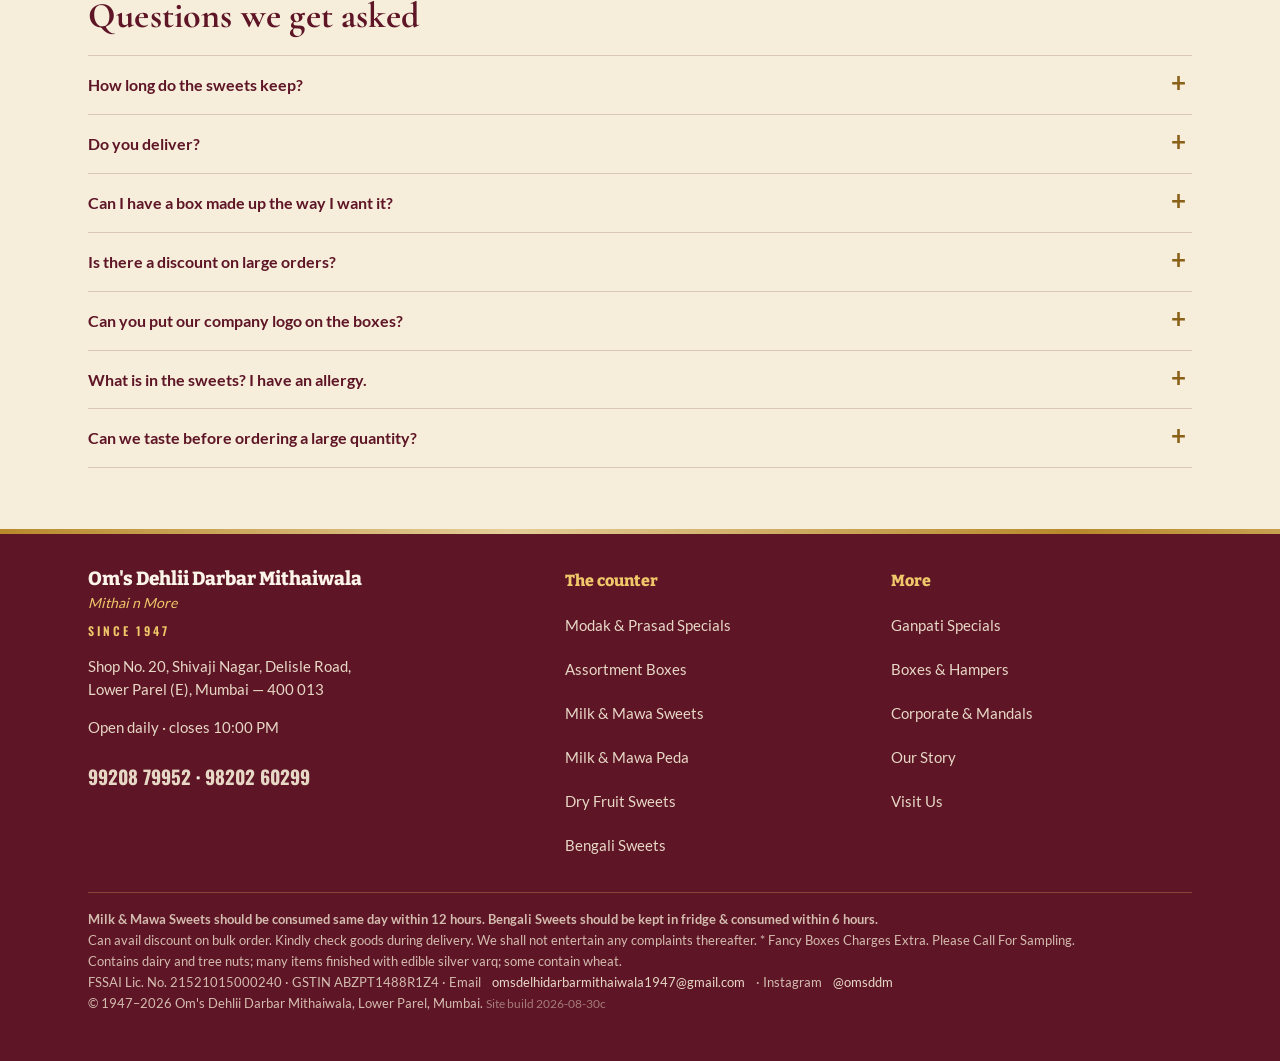
<file: sweets.html>
<!DOCTYPE html>
<html lang="en">
<head>
<meta charset="utf-8">
<meta name="viewport" content="width=device-width, initial-scale=1">
<title>Our sweets — kaju katli, bengali sweets & mawa mithai | Lower Parel, Mumbai</title>
<meta name="description" content="The full counter with printed rates: Kaju Katri ₹1,000, Anjeer Katri ₹1,400, Tarbuj ₹1,400, milk & mawa barfis from ₹560, peda from ₹500, Bengali sweets ₹40 a piece. Lower Parel.">
<link rel="canonical" href="https://omsdelhidarbarmithaiwala1947.github.io/Our-Website/sweets.html">
<meta name="theme-color" content="#C4123F">
<meta property="og:type" content="website">
<meta property="og:site_name" content="Om's Dehlii Darbar Mithaiwala">
<meta property="og:title" content="Our sweets — kaju katli, bengali sweets & mawa mithai | Lower Parel, Mumbai">
<meta property="og:description" content="The full counter with printed rates: Kaju Katri ₹1,000, Anjeer Katri ₹1,400, Tarbuj ₹1,400, milk & mawa barfis from ₹560, peda from ₹500, Bengali sweets ₹40 a piece. Lower Parel.">
<meta property="og:url" content="https://omsdelhidarbarmithaiwala1947.github.io/Our-Website/sweets.html">
<meta property="og:image" content="https://omsdelhidarbarmithaiwala1947.github.io/Our-Website/assets/img/linkcard.jpg">
<meta property="og:image:width" content="1200"><meta property="og:image:height" content="630">
<meta property="og:locale" content="en_IN">
<meta name="twitter:card" content="summary_large_image">
<link rel="preload" href="assets/fonts/bitter-800.woff2" as="font" type="font/woff2" crossorigin>
<link rel="preload" href="assets/fonts/bitter-400.woff2" as="font" type="font/woff2" crossorigin>
<link rel="preload" href="assets/fonts/oswald-700.woff2" as="font" type="font/woff2" crossorigin>
<link rel="stylesheet" href="assets/css/site.css?v=2026-08-30c">
<script src="assets/js/products.js?v=2026-08-30c" defer></script>
<script src="assets/js/site.js?v=2026-08-30c" defer></script>
<link rel="icon" href="assets/img/logo.svg" type="image/svg+xml">
<script type="application/ld+json">{"@context":"https://schema.org","@type":["Bakery","LocalBusiness","Store"],"name":"Om's Dehlii Darbar Mithaiwala","alternateName":["Om's Dehlii Darbar Mithaiwala","Oms Dehlii Darbar Mithaiwala"],"slogan":"Mithai n More","description":"All varieties of dry fruit, milk, bengali and mawa mithais manufactured by us. We cater to all orders for retail and corporate. Also available all types of dry fruits and farsans and chocolates. Fancy packaging available.","foundingDate":"1947","url":"https://omsdelhidarbarmithaiwala1947.github.io/Our-Website/","telephone":["+919920879952","+919820260299"],"priceRange":"₹₹","currenciesAccepted":"INR","paymentAccepted":"Cash, UPI","servesCuisine":"Indian sweets","address":{"@type":"PostalAddress","streetAddress":"Shop No. 20, Shivaji Nagar, Delisle Road","addressLocality":"Lower Parel (E), Mumbai","addressRegion":"Maharashtra","postalCode":"400013","addressCountry":"IN"},"openingHoursSpecification":[{"@type":"OpeningHoursSpecification","dayOfWeek":["Monday","Tuesday","Wednesday","Thursday","Friday","Saturday","Sunday"],"closes":"22:00"}],"aggregateRating":{"@type":"AggregateRating","ratingValue":"4.8","reviewCount":"16","bestRating":"5"},"hasMap":"https://maps.google.com/?q=Om%27s%20Dehlii%20Darbar%20Mithaiwala%2C%20Shop%20No.%2020%2C%20Shivaji%20Nagar%2C%20Delisle%20Road%2C%20Lower%20Parel%20%28E%29%2C%20Mumbai%20400013"}</script>
</head>
<body>
<a class="skip" href="#main">Skip to content</a>
<div class="announce"><span>Made fresh on Delisle Road since 1947 &nbsp;·&nbsp; <b>Milk &amp; mawa sweets eaten within 12 hours</b> &nbsp;·&nbsp; Order on WhatsApp 98202 60299</span></div>
<div class="season" id="season-banner" role="region" aria-label="Ganesh Chaturthi season notice"><div class="season-in"><span>Ganesh Chaturthi 2026 — Fresh Modak, Prasad Boxes &amp; Mandal Bulk Orders are Open!</span><a href="ganpati.html">See Ganpati Specials</a><button class="x" type="button" aria-label="Dismiss this notice">&times;</button></div></div>
<div class="goldrule" aria-hidden="true"></div>
<header class="hdr">
  <div class="hdr-in">
    <a class="brand" href="index.html">
      <img src="assets/img/logo.svg" width="150" height="110" alt="Om's Dehlii Darbar Mithaiwala — Mithai n More">
      <span class="since">SINCE <b>1947</b></span>
    </a>
    <button class="navbtn" id="navbtn" aria-expanded="false" aria-controls="nav">Menu</button>
    <nav class="nav" id="nav" aria-label="Main"><ul><li><a href="index.html">Home</a></li><li><a href="ganpati.html" data-season-only>Ganpati Specials</a></li><li><a href="sweets.html">Our Sweets</a></li><li><a href="assortments.html">Assortment Boxes</a></li><li><a href="boxes.html">Boxes &amp; Hampers</a></li><li><a href="corporate.html">Corporate &amp; Mandals</a></li><li><a href="story.html">Our Story</a></li><li><a href="visit.html">Visit Us</a></li></ul></nav>
  </div>
</header>
<main id="main">

<section class="hero">
  <div class="wrap hero-in">
    <div>
      <p class="eyebrow">The full counter</p>
      <h1>Our Sweets</h1>
      <p class="dv">हमारी पूरी सूची</p>
      <p>Every rate here is taken from the shop's printed menu. Where the menu does not print a rate, the site
         says so rather than guessing.</p>
    </div>
    <div class="hero-img">
      <picture><source type="image/webp" srcset="assets/img/kaju-pista-roll-800.webp">
      <img src="assets/img/kaju-pista-roll-800.jpg" width="800" height="305" fetchpriority="high" decoding="async"
           alt="Kaju Pista Roll — cashew rolled around a pistachio core, silver-leafed and cut into coins"></picture>
    </div>
  </div>
</section>
<section class="sec">
  <div class="wrap">
    <h2 class="sr-only">Filter by category</h2>
    <div class="filters" id="filters" role="group" aria-label="Filter sweets by category"></div>
    <p class="count" id="result-count" role="status" aria-live="polite"></p>
    <div class="grid" id="catalogue"></div>
    <noscript><p class="allergen" style="margin-top:18px">The catalogue needs JavaScript to load. Call or
      WhatsApp 98202 60299 and we will read the counter out to you, or come by the shop —
      Shop No. 20, Shivaji Nagar, Delisle Road, Lower Parel (E), Mumbai — 400 013, open daily till 10 pm.</p></noscript>
  </div>
</section>
<section class="sec tint"><div class="wrap"><div class="fresh">
  <h2>Eat it the day you buy it.</h2>
  <div class="fg">
    <div class="fcard"><b>12<span>hrs</span></b><span>Milk &amp; Mawa Sweets should be consumed same day within 12 hours.</span></div>
    <div class="fcard"><b>6<span>hrs</span></b><span>Bengali Sweets should be kept in fridge &amp; consumed within 6 hours.</span></div>
  </div>
  <p class="fnote">That is not a warning. There is nothing in them to make them last longer.</p>
</div></div></section>
<section class="sec"><div class="wrap"><div class="allergen"><b>Allergen note.</b> Our sweets contain dairy (milk, khoya, mawa, ghee) and tree nuts (cashew, almond, pistachio), and many are finished with edible silver varq. Some items contain wheat. Everything is made in one kitchen that handles nuts and dairy throughout, so cross-contact cannot be ruled out. Please tell us about an allergy when you order.</div></div></section>
<section class="sec tint">
  <div class="wrap"><div class="sec-head"><h2>Questions we get asked</h2></div><div class="faq" id="faq"></div></div>
</section>

</main>
<div class="goldrule" aria-hidden="true"></div>
<footer class="ftr">
  <div class="wrap inner">
    <div class="cols">
      <div>
        <div class="lock">Om's Dehlii Darbar Mithaiwala</div>
        <div class="tag">Mithai n More</div>
        <div class="since">Since 1947</div>
        <p style="margin-top:14px">Shop No. 20, Shivaji Nagar, Delisle Road,<br>Lower Parel (E), Mumbai — 400 013</p>
        <p>Open daily · closes 10:00 PM</p>
        <div class="nums" data-phones></div>
      </div>
            <div>
        <h4>The counter</h4>
        <ul>
          <li><a href="ganpati.html">Modak &amp; Prasad Specials</a></li>
          <li><a href="assortments.html">Assortment Boxes</a></li>
          <li><a href="sweets.html">Milk &amp; Mawa Sweets</a></li>
          <li><a href="sweets.html">Milk &amp; Mawa Peda</a></li>
          <li><a href="sweets.html">Dry Fruit Sweets</a></li>
          <li><a href="sweets.html">Bengali Sweets</a></li>
        </ul>
      </div>
            <div>
        <h4>More</h4>
        <ul>
          <li><a href="ganpati.html">Ganpati Specials</a></li>
          <li><a href="boxes.html">Boxes &amp; Hampers</a></li>
          <li><a href="corporate.html">Corporate &amp; Mandals</a></li>
          <li><a href="story.html">Our Story</a></li>
          <li><a href="visit.html">Visit Us</a></li>
        </ul>
      </div>
    </div>
    <p class="fine">
      <b>Milk &amp; Mawa Sweets should be consumed same day within 12 hours. Bengali Sweets should be kept in
      fridge &amp; consumed within 6 hours.</b><br>
      Can avail discount on bulk order. Kindly check goods during delivery. We shall not entertain any complaints
      thereafter. * Fancy Boxes Charges Extra. Please Call For Sampling.<br>
      Contains dairy and tree nuts; many items finished with edible silver varq; some contain wheat.<br>
      FSSAI Lic. No. <span data-ph="fssai"></span> · GSTIN <span data-ph="gst"></span> ·
      Email <span data-ph="email"></span> · Instagram <span data-ph="instagram"></span><br>
      © 1947–2026 Om's Dehlii Darbar Mithaiwala, Lower Parel, Mumbai. <span class="build">Site build 2026-08-30c</span>
    </p>
  </div>
</footer>
<nav class="actionbar" aria-label="Quick actions">
  <a class="wa" data-href="wa" href="#"><svg viewBox="0 0 24 24" fill="currentColor" aria-hidden="true"><path d="M12.04 2C6.58 2 2.13 6.45 2.13 11.91c0 1.75.46 3.45 1.32 4.95L2 22l5.25-1.38a9.9 9.9 0 0 0 4.79 1.22c5.46 0 9.9-4.45 9.9-9.91 0-2.65-1.03-5.14-2.9-7.01A9.82 9.82 0 0 0 12.04 2Zm0 18.15a8.2 8.2 0 0 1-4.2-1.15l-.3-.18-3.12.82.83-3.04-.2-.31a8.18 8.18 0 0 1-1.26-4.38c0-4.54 3.7-8.23 8.25-8.23 2.2 0 4.27.86 5.83 2.42a8.17 8.17 0 0 1 2.41 5.82c0 4.54-3.69 8.23-8.24 8.23Zm4.52-6.16c-.25-.12-1.47-.72-1.69-.81-.23-.08-.39-.12-.56.13-.16.24-.64.8-.78.97-.15.16-.29.18-.54.06-.25-.13-1.05-.39-2-1.23-.74-.66-1.24-1.47-1.38-1.72-.15-.25-.02-.38.11-.5.11-.11.25-.29.37-.44.12-.15.16-.25.25-.42.08-.16.04-.31-.02-.43-.06-.12-.56-1.34-.76-1.84-.2-.48-.4-.42-.56-.42h-.47c-.16 0-.43.06-.65.31-.22.25-.85.83-.85 2.03s.87 2.35.99 2.51c.12.16 1.71 2.61 4.15 3.66.58.25 1.03.4 1.39.51.58.19 1.11.16 1.53.1.47-.07 1.47-.6 1.67-1.18.21-.58.21-1.07.15-1.18-.06-.1-.22-.16-.47-.28Z"/></svg>WhatsApp</a>
  <a data-href="tel" href="#"><svg viewBox="0 0 24 24" fill="none" stroke="currentColor" stroke-width="2" stroke-linecap="round" stroke-linejoin="round" aria-hidden="true"><path d="M22 16.9v3a2 2 0 0 1-2.2 2 19.8 19.8 0 0 1-8.6-3.1 19.5 19.5 0 0 1-6-6A19.8 19.8 0 0 1 2.1 4.2 2 2 0 0 1 4.1 2h3a2 2 0 0 1 2 1.7c.1 1 .4 1.9.7 2.8a2 2 0 0 1-.5 2.1L8.1 9.9a16 16 0 0 0 6 6l1.3-1.3a2 2 0 0 1 2.1-.4c.9.3 1.8.6 2.8.7a2 2 0 0 1 1.7 2Z"/></svg>Call</a>
  <a data-href="maps" href="#" rel="noopener"><svg viewBox="0 0 24 24" fill="none" stroke="currentColor" stroke-width="2" stroke-linecap="round" stroke-linejoin="round" aria-hidden="true"><path d="M20 10c0 6-8 12-8 12S4 16 4 10a8 8 0 1 1 16 0Z"/><circle cx="12" cy="10" r="3"/></svg>Directions</a>
</nav>
</body>
</html>
</file>
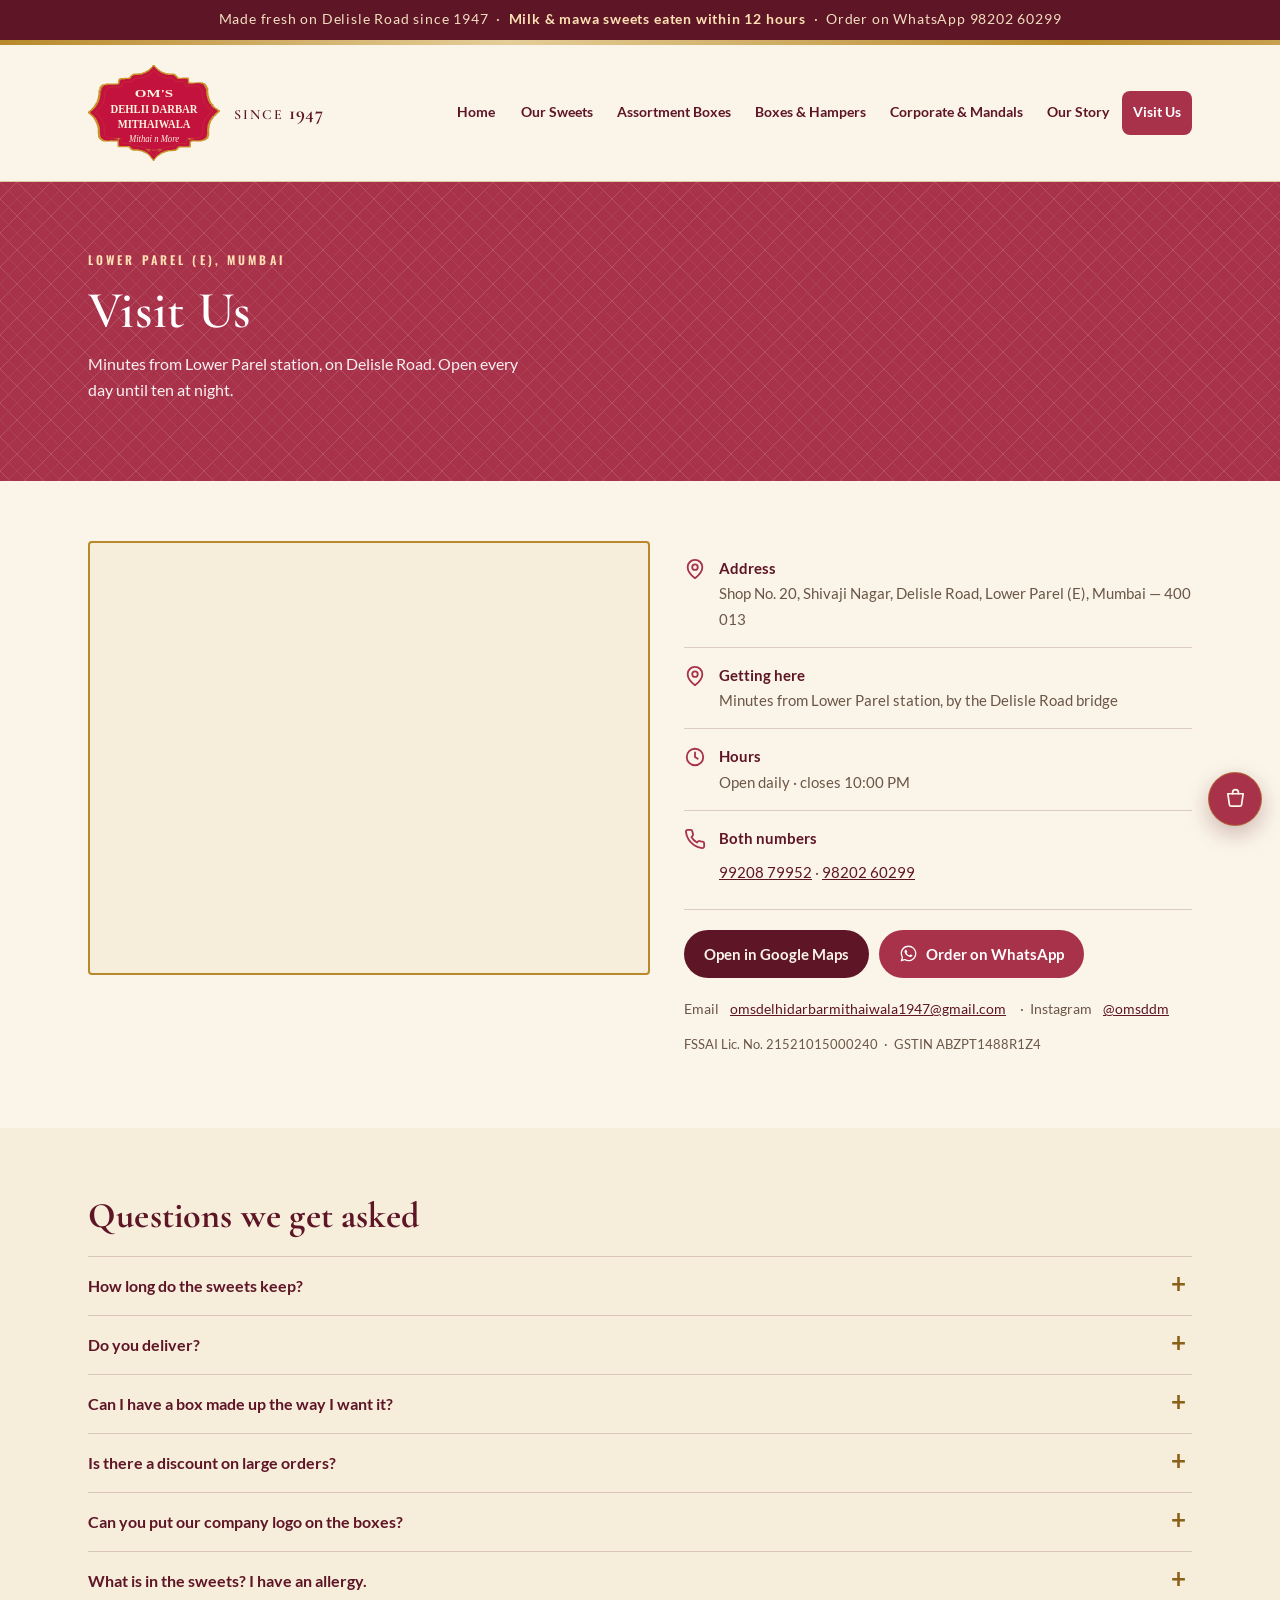
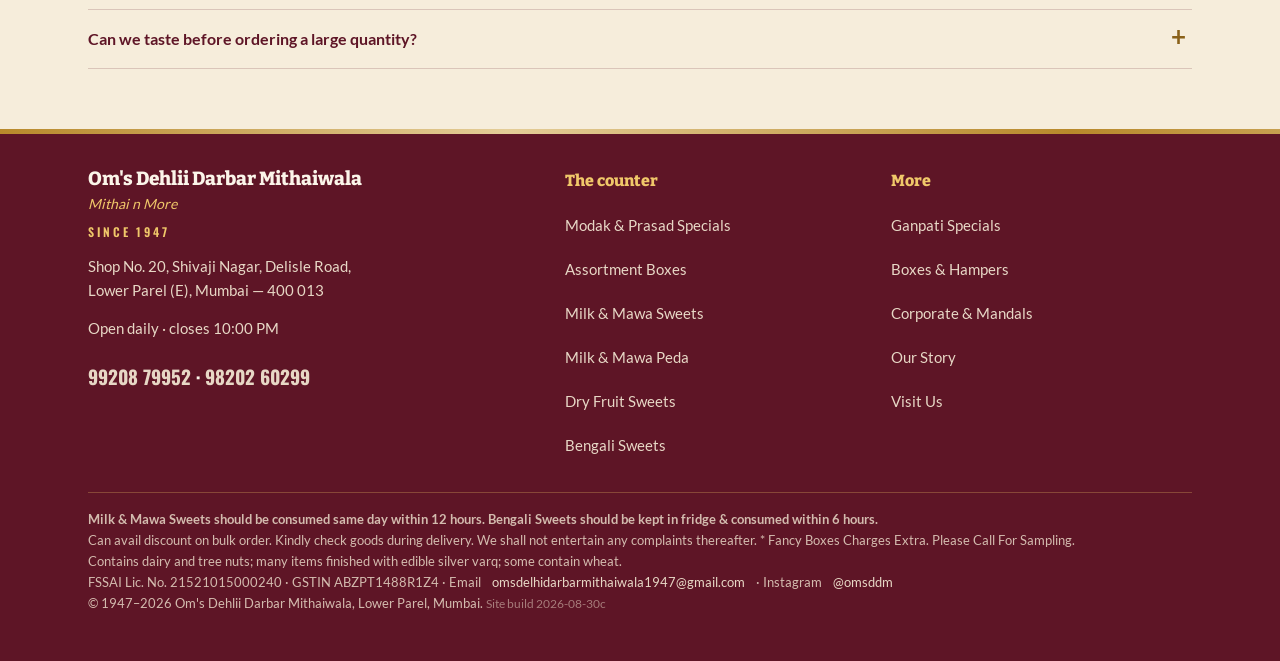
<file: visit.html>
<!DOCTYPE html>
<html lang="en">
<head>
<meta charset="utf-8">
<meta name="viewport" content="width=device-width, initial-scale=1">
<title>Visit us — sweet shop near Lower Parel station, Mumbai 400 013</title>
<meta name="description" content="Shop No. 20, Shivaji Nagar, Delisle Road, Lower Parel (E), Mumbai 400 013. Minutes from Lower Parel station. Open daily till 10 pm. Map, directions and all three numbers.">
<link rel="canonical" href="https://omsdelhidarbarmithaiwala1947.github.io/Our-Website/visit.html">
<meta name="theme-color" content="#C4123F">
<meta property="og:type" content="website">
<meta property="og:site_name" content="Om's Dehlii Darbar Mithaiwala">
<meta property="og:title" content="Visit us — sweet shop near Lower Parel station, Mumbai 400 013">
<meta property="og:description" content="Shop No. 20, Shivaji Nagar, Delisle Road, Lower Parel (E), Mumbai 400 013. Minutes from Lower Parel station. Open daily till 10 pm. Map, directions and all three numbers.">
<meta property="og:url" content="https://omsdelhidarbarmithaiwala1947.github.io/Our-Website/visit.html">
<meta property="og:image" content="https://omsdelhidarbarmithaiwala1947.github.io/Our-Website/assets/img/linkcard.jpg">
<meta property="og:image:width" content="1200"><meta property="og:image:height" content="630">
<meta property="og:locale" content="en_IN">
<meta name="twitter:card" content="summary_large_image">
<link rel="preload" href="assets/fonts/bitter-800.woff2" as="font" type="font/woff2" crossorigin>
<link rel="preload" href="assets/fonts/bitter-400.woff2" as="font" type="font/woff2" crossorigin>
<link rel="preload" href="assets/fonts/oswald-700.woff2" as="font" type="font/woff2" crossorigin>
<link rel="stylesheet" href="assets/css/site.css?v=2026-08-30c">
<script src="assets/js/products.js?v=2026-08-30c" defer></script>
<script src="assets/js/site.js?v=2026-08-30c" defer></script>
<link rel="icon" href="assets/img/logo.svg" type="image/svg+xml">
<script type="application/ld+json">{"@context":"https://schema.org","@type":["Bakery","LocalBusiness","Store"],"name":"Om's Dehlii Darbar Mithaiwala","alternateName":["Om's Dehlii Darbar Mithaiwala","Oms Dehlii Darbar Mithaiwala"],"slogan":"Mithai n More","description":"All varieties of dry fruit, milk, bengali and mawa mithais manufactured by us. We cater to all orders for retail and corporate. Also available all types of dry fruits and farsans and chocolates. Fancy packaging available.","foundingDate":"1947","url":"https://omsdelhidarbarmithaiwala1947.github.io/Our-Website/","telephone":["+919920879952","+919820260299"],"priceRange":"₹₹","currenciesAccepted":"INR","paymentAccepted":"Cash, UPI","servesCuisine":"Indian sweets","address":{"@type":"PostalAddress","streetAddress":"Shop No. 20, Shivaji Nagar, Delisle Road","addressLocality":"Lower Parel (E), Mumbai","addressRegion":"Maharashtra","postalCode":"400013","addressCountry":"IN"},"openingHoursSpecification":[{"@type":"OpeningHoursSpecification","dayOfWeek":["Monday","Tuesday","Wednesday","Thursday","Friday","Saturday","Sunday"],"closes":"22:00"}],"aggregateRating":{"@type":"AggregateRating","ratingValue":"4.8","reviewCount":"16","bestRating":"5"},"hasMap":"https://maps.google.com/?q=Om%27s%20Dehlii%20Darbar%20Mithaiwala%2C%20Shop%20No.%2020%2C%20Shivaji%20Nagar%2C%20Delisle%20Road%2C%20Lower%20Parel%20%28E%29%2C%20Mumbai%20400013"}</script>
</head>
<body>
<a class="skip" href="#main">Skip to content</a>
<div class="announce"><span>Made fresh on Delisle Road since 1947 &nbsp;·&nbsp; <b>Milk &amp; mawa sweets eaten within 12 hours</b> &nbsp;·&nbsp; Order on WhatsApp 98202 60299</span></div>
<div class="season" id="season-banner" role="region" aria-label="Ganesh Chaturthi season notice"><div class="season-in"><span>Ganesh Chaturthi 2026 — Fresh Modak, Prasad Boxes &amp; Mandal Bulk Orders are Open!</span><a href="ganpati.html">See Ganpati Specials</a><button class="x" type="button" aria-label="Dismiss this notice">&times;</button></div></div>
<div class="goldrule" aria-hidden="true"></div>
<header class="hdr">
  <div class="hdr-in">
    <a class="brand" href="index.html">
      <img src="assets/img/logo.svg" width="150" height="110" alt="Om's Dehlii Darbar Mithaiwala — Mithai n More">
      <span class="since">SINCE <b>1947</b></span>
    </a>
    <button class="navbtn" id="navbtn" aria-expanded="false" aria-controls="nav">Menu</button>
    <nav class="nav" id="nav" aria-label="Main"><ul><li><a href="index.html">Home</a></li><li><a href="ganpati.html" data-season-only>Ganpati Specials</a></li><li><a href="sweets.html">Our Sweets</a></li><li><a href="assortments.html">Assortment Boxes</a></li><li><a href="boxes.html">Boxes &amp; Hampers</a></li><li><a href="corporate.html">Corporate &amp; Mandals</a></li><li><a href="story.html">Our Story</a></li><li><a href="visit.html">Visit Us</a></li></ul></nav>
  </div>
</header>
<main id="main">

<section class="hero">
  <div class="wrap">
    <p class="eyebrow">Lower Parel (E), Mumbai</p>
    <h1>Visit Us</h1>
    <p>Minutes from Lower Parel station, on Delisle Road. Open every day until ten at night.</p>
  </div>
</section>
<section class="sec">
  <div class="wrap two">
    <div class="mapbox">
      <iframe src="https://maps.google.com/maps?q=Om%27s+Dehlii+Darbar+Mithaiwala,+Shop+No.+20,+Shivaji+Nagar,+Delisle+Road,+Lower+Parel+(E),+Mumbai+400013&output=embed" title="Map showing Om's Dehlii Darbar Mithaiwala, Shop No. 20, Shivaji Nagar, Delisle Road, Lower Parel (E), Mumbai 400013" loading="lazy" referrerpolicy="no-referrer-when-downgrade"></iframe>
    </div>
    <div>
      <ul class="infolist">
        <li><svg viewBox="0 0 24 24" fill="none" stroke="currentColor" stroke-width="2" stroke-linecap="round" stroke-linejoin="round" aria-hidden="true"><path d="M20 10c0 6-8 12-8 12S4 16 4 10a8 8 0 1 1 16 0Z"/><circle cx="12" cy="10" r="3"/></svg><div><b>Address</b><span data-shop="shop-address"></span></div></li>
        <li><svg viewBox="0 0 24 24" fill="none" stroke="currentColor" stroke-width="2" stroke-linecap="round" stroke-linejoin="round" aria-hidden="true"><path d="M20 10c0 6-8 12-8 12S4 16 4 10a8 8 0 1 1 16 0Z"/><circle cx="12" cy="10" r="3"/></svg><div><b>Getting here</b><span data-shop="shop-landmark"></span></div></li>
        <li><svg viewBox="0 0 24 24" fill="none" stroke="currentColor" stroke-width="2" stroke-linecap="round" stroke-linejoin="round" aria-hidden="true"><circle cx="12" cy="12" r="9"/><path d="M12 7v5l3 2"/></svg><div><b>Hours</b><span data-shop="shop-hours"></span></div></li>
        <li><svg viewBox="0 0 24 24" fill="none" stroke="currentColor" stroke-width="2" stroke-linecap="round" stroke-linejoin="round" aria-hidden="true"><path d="M22 16.9v3a2 2 0 0 1-2.2 2 19.8 19.8 0 0 1-8.6-3.1 19.5 19.5 0 0 1-6-6A19.8 19.8 0 0 1 2.1 4.2 2 2 0 0 1 4.1 2h3a2 2 0 0 1 2 1.7c.1 1 .4 1.9.7 2.8a2 2 0 0 1-.5 2.1L8.1 9.9a16 16 0 0 0 6 6l1.3-1.3a2 2 0 0 1 2.1-.4c.9.3 1.8.6 2.8.7a2 2 0 0 1 1.7 2Z"/></svg><div><b>Both numbers</b><span data-phones></span></div></li>
      </ul>
      <div class="hero-cta" style="margin-top:20px">
        <a class="btn btn-solid" data-href="maps" href="#" rel="noopener">Open in Google Maps</a>
        <a class="btn btn-wa" data-href="wa" href="#"><svg viewBox="0 0 24 24" fill="currentColor" aria-hidden="true"><path d="M12.04 2C6.58 2 2.13 6.45 2.13 11.91c0 1.75.46 3.45 1.32 4.95L2 22l5.25-1.38a9.9 9.9 0 0 0 4.79 1.22c5.46 0 9.9-4.45 9.9-9.91 0-2.65-1.03-5.14-2.9-7.01A9.82 9.82 0 0 0 12.04 2Zm0 18.15a8.2 8.2 0 0 1-4.2-1.15l-.3-.18-3.12.82.83-3.04-.2-.31a8.18 8.18 0 0 1-1.26-4.38c0-4.54 3.7-8.23 8.25-8.23 2.2 0 4.27.86 5.83 2.42a8.17 8.17 0 0 1 2.41 5.82c0 4.54-3.69 8.23-8.24 8.23Zm4.52-6.16c-.25-.12-1.47-.72-1.69-.81-.23-.08-.39-.12-.56.13-.16.24-.64.8-.78.97-.15.16-.29.18-.54.06-.25-.13-1.05-.39-2-1.23-.74-.66-1.24-1.47-1.38-1.72-.15-.25-.02-.38.11-.5.11-.11.25-.29.37-.44.12-.15.16-.25.25-.42.08-.16.04-.31-.02-.43-.06-.12-.56-1.34-.76-1.84-.2-.48-.4-.42-.56-.42h-.47c-.16 0-.43.06-.65.31-.22.25-.85.83-.85 2.03s.87 2.35.99 2.51c.12.16 1.71 2.61 4.15 3.66.58.25 1.03.4 1.39.51.58.19 1.11.16 1.53.1.47-.07 1.47-.6 1.67-1.18.21-.58.21-1.07.15-1.18-.06-.1-.22-.16-.47-.28Z"/></svg>Order on WhatsApp</a>
      </div>
      <p class="visit-contact" style="margin-top:20px;font-size:14px;color:var(--muted)">
        Email <a href="mailto:omsdelhidarbarmithaiwala1947@gmail.com">omsdelhidarbarmithaiwala1947@gmail.com</a> &nbsp;·&nbsp;
        Instagram <a href="https://www.instagram.com/omsddm?igsi=dmdhZmZmc2UxdGl4" rel="noopener" target="_blank">@omsddm</a></p>
      <p style="margin-top:10px;font-size:13px;color:var(--muted)">
        FSSAI Lic. No. 21521015000240 &nbsp;·&nbsp; GSTIN ABZPT1488R1Z4</p>
    </div>
  </div>
</section>
<section class="sec tint">
  <div class="wrap"><div class="sec-head"><h2>Questions we get asked</h2></div><div class="faq" id="faq"></div></div>
</section>

</main>
<div class="goldrule" aria-hidden="true"></div>
<footer class="ftr">
  <div class="wrap inner">
    <div class="cols">
      <div>
        <div class="lock">Om's Dehlii Darbar Mithaiwala</div>
        <div class="tag">Mithai n More</div>
        <div class="since">Since 1947</div>
        <p style="margin-top:14px">Shop No. 20, Shivaji Nagar, Delisle Road,<br>Lower Parel (E), Mumbai — 400 013</p>
        <p>Open daily · closes 10:00 PM</p>
        <div class="nums" data-phones></div>
      </div>
            <div>
        <h4>The counter</h4>
        <ul>
          <li><a href="ganpati.html">Modak &amp; Prasad Specials</a></li>
          <li><a href="assortments.html">Assortment Boxes</a></li>
          <li><a href="sweets.html">Milk &amp; Mawa Sweets</a></li>
          <li><a href="sweets.html">Milk &amp; Mawa Peda</a></li>
          <li><a href="sweets.html">Dry Fruit Sweets</a></li>
          <li><a href="sweets.html">Bengali Sweets</a></li>
        </ul>
      </div>
            <div>
        <h4>More</h4>
        <ul>
          <li><a href="ganpati.html">Ganpati Specials</a></li>
          <li><a href="boxes.html">Boxes &amp; Hampers</a></li>
          <li><a href="corporate.html">Corporate &amp; Mandals</a></li>
          <li><a href="story.html">Our Story</a></li>
          <li><a href="visit.html">Visit Us</a></li>
        </ul>
      </div>
    </div>
    <p class="fine">
      <b>Milk &amp; Mawa Sweets should be consumed same day within 12 hours. Bengali Sweets should be kept in
      fridge &amp; consumed within 6 hours.</b><br>
      Can avail discount on bulk order. Kindly check goods during delivery. We shall not entertain any complaints
      thereafter. * Fancy Boxes Charges Extra. Please Call For Sampling.<br>
      Contains dairy and tree nuts; many items finished with edible silver varq; some contain wheat.<br>
      FSSAI Lic. No. <span data-ph="fssai"></span> · GSTIN <span data-ph="gst"></span> ·
      Email <span data-ph="email"></span> · Instagram <span data-ph="instagram"></span><br>
      © 1947–2026 Om's Dehlii Darbar Mithaiwala, Lower Parel, Mumbai. <span class="build">Site build 2026-08-30c</span>
    </p>
  </div>
</footer>
<nav class="actionbar" aria-label="Quick actions">
  <a class="wa" data-href="wa" href="#"><svg viewBox="0 0 24 24" fill="currentColor" aria-hidden="true"><path d="M12.04 2C6.58 2 2.13 6.45 2.13 11.91c0 1.75.46 3.45 1.32 4.95L2 22l5.25-1.38a9.9 9.9 0 0 0 4.79 1.22c5.46 0 9.9-4.45 9.9-9.91 0-2.65-1.03-5.14-2.9-7.01A9.82 9.82 0 0 0 12.04 2Zm0 18.15a8.2 8.2 0 0 1-4.2-1.15l-.3-.18-3.12.82.83-3.04-.2-.31a8.18 8.18 0 0 1-1.26-4.38c0-4.54 3.7-8.23 8.25-8.23 2.2 0 4.27.86 5.83 2.42a8.17 8.17 0 0 1 2.41 5.82c0 4.54-3.69 8.23-8.24 8.23Zm4.52-6.16c-.25-.12-1.47-.72-1.69-.81-.23-.08-.39-.12-.56.13-.16.24-.64.8-.78.97-.15.16-.29.18-.54.06-.25-.13-1.05-.39-2-1.23-.74-.66-1.24-1.47-1.38-1.72-.15-.25-.02-.38.11-.5.11-.11.25-.29.37-.44.12-.15.16-.25.25-.42.08-.16.04-.31-.02-.43-.06-.12-.56-1.34-.76-1.84-.2-.48-.4-.42-.56-.42h-.47c-.16 0-.43.06-.65.31-.22.25-.85.83-.85 2.03s.87 2.35.99 2.51c.12.16 1.71 2.61 4.15 3.66.58.25 1.03.4 1.39.51.58.19 1.11.16 1.53.1.47-.07 1.47-.6 1.67-1.18.21-.58.21-1.07.15-1.18-.06-.1-.22-.16-.47-.28Z"/></svg>WhatsApp</a>
  <a data-href="tel" href="#"><svg viewBox="0 0 24 24" fill="none" stroke="currentColor" stroke-width="2" stroke-linecap="round" stroke-linejoin="round" aria-hidden="true"><path d="M22 16.9v3a2 2 0 0 1-2.2 2 19.8 19.8 0 0 1-8.6-3.1 19.5 19.5 0 0 1-6-6A19.8 19.8 0 0 1 2.1 4.2 2 2 0 0 1 4.1 2h3a2 2 0 0 1 2 1.7c.1 1 .4 1.9.7 2.8a2 2 0 0 1-.5 2.1L8.1 9.9a16 16 0 0 0 6 6l1.3-1.3a2 2 0 0 1 2.1-.4c.9.3 1.8.6 2.8.7a2 2 0 0 1 1.7 2Z"/></svg>Call</a>
  <a data-href="maps" href="#" rel="noopener"><svg viewBox="0 0 24 24" fill="none" stroke="currentColor" stroke-width="2" stroke-linecap="round" stroke-linejoin="round" aria-hidden="true"><path d="M20 10c0 6-8 12-8 12S4 16 4 10a8 8 0 1 1 16 0Z"/><circle cx="12" cy="10" r="3"/></svg>Directions</a>
</nav>
</body>
</html>
</file>
<file: assets/css/site.css>
/* ==========================================================================
   OM'S DEHLII DARBAR MITHAIWALA — site styles
   Same system as the printed menu: mandala band, crimson/teal blocks, olive
   price column, orange ribbon, cream canvas with a gold diamond lattice.

   COLOUR NOTE. The printed menu's colours do not all clear WCAG AA on screen.
   Four are darkened here, and only here. Measured against cream #FBF3DC:
       teal   #1B7FA8 -> #146480   was 4.08:1, now 5.99:1
       olive  #7E7233 -> #6E632C   was 4.37:1, now 5.44:1  (gradient foot #4F471E, 8.42:1)
       orange #E8622A -> #B34518   was 3.05:1, now 5.01:1
       gold   #C9962C is never used behind cream text (2.40:1). It is ornament
              only; gold-coloured TEXT on cream uses --gold-ink #8A6119 (4.83:1).
   ========================================================================== */

/* ---------- FONTS (self-hosted; -x files are latin-ext, which carry ₹) ---------- */
@font-face{font-family:'Bitter';src:url(../fonts/bitter-400.woff2) format('woff2');font-weight:400;font-display:swap;
  unicode-range:U+0000-00FF,U+0131,U+0152-0153,U+02BB-02BC,U+02C6,U+02DA,U+02DC,U+2000-206F,U+2074,U+20AC,U+2122,U+2212}
@font-face{font-family:'Bitter';src:url(../fonts/bitter-600.woff2) format('woff2');font-weight:600;font-display:swap;
  unicode-range:U+0000-00FF,U+0131,U+0152-0153,U+02BB-02BC,U+02C6,U+02DA,U+02DC,U+2000-206F,U+2074,U+20AC,U+2122,U+2212}
@font-face{font-family:'Bitter';src:url(../fonts/bitter-700.woff2) format('woff2');font-weight:700;font-display:swap;
  unicode-range:U+0000-00FF,U+0131,U+0152-0153,U+02BB-02BC,U+02C6,U+02DA,U+02DC,U+2000-206F,U+2074,U+20AC,U+2122,U+2212}
@font-face{font-family:'Bitter';src:url(../fonts/bitter-800.woff2) format('woff2');font-weight:800;font-display:swap;
  unicode-range:U+0000-00FF,U+0131,U+0152-0153,U+02BB-02BC,U+02C6,U+02DA,U+02DC,U+2000-206F,U+2074,U+20AC,U+2122,U+2212}
@font-face{font-family:'Bitter';src:url(../fonts/bitter-x400.woff2) format('woff2');font-weight:400;font-display:swap;
  unicode-range:U+0100-02BA,U+1E00-1E9F,U+20A0-20C0,U+2C60-2C7F,U+A720-A7FF}
@font-face{font-family:'Bitter';src:url(../fonts/bitter-x700.woff2) format('woff2');font-weight:700;font-display:swap;
  unicode-range:U+0100-02BA,U+1E00-1E9F,U+20A0-20C0,U+2C60-2C7F,U+A720-A7FF}
@font-face{font-family:'Bitter';src:url(../fonts/bitter-x800.woff2) format('woff2');font-weight:800;font-display:swap;
  unicode-range:U+0100-02BA,U+1E00-1E9F,U+20A0-20C0,U+2C60-2C7F,U+A720-A7FF}
@font-face{font-family:'Oswald';src:url(../fonts/oswald-600.woff2) format('woff2');font-weight:600;font-display:swap;
  unicode-range:U+0000-00FF,U+2000-206F}
@font-face{font-family:'Oswald';src:url(../fonts/oswald-700.woff2) format('woff2');font-weight:700;font-display:swap;
  unicode-range:U+0000-00FF,U+2000-206F}
@font-face{font-family:'Oswald';src:url(../fonts/oswald-x700.woff2) format('woff2');font-weight:700;font-display:swap;
  unicode-range:U+0100-02BA,U+1E00-1E9F,U+20A0-20C0,U+2C60-2C7F,U+A720-A7FF}
@font-face{font-family:'Mukta';src:url(../fonts/mukta-dev-600.woff2) format('woff2');font-weight:600;font-display:swap;
  unicode-range:U+0900-097F,U+1CD0-1CF9,U+200C-200D,U+20A8,U+20B9,U+25CC,U+A830-A839,U+A8E0-A8FF}
@font-face{font-family:'Mukta';src:url(../fonts/mukta-lat-600.woff2) format('woff2');font-weight:600;font-display:swap;
  unicode-range:U+0000-00FF,U+2000-206F}

/* ---------- TOKENS ---------- */
:root{
  --crimson:#C4123F;      /* cream on this = 5.41:1 */
  --crimson-d:#A50E34;
  --teal:#146480;         /* darkened for screen — 5.99:1 */
  --olive:#6E632C;        /* darkened for screen — 5.44:1 */
  --olive2:#4F471E;       /* gradient foot      — 8.42:1 */
  --orange:#B34518;       /* darkened for screen — 5.01:1 */
  --orange-print:#E8622A; /* the true brand orange, ornament use only */
  --purple:#7A2E6E;       /* cream on this = 7.76:1 */
  --cream:#FBF3DC;
  --cream-2:#F5E9CB;
  --gold:#C9962C;         /* ORNAMENT ONLY — never behind cream text */
  --gold-ink:#8A6119;     /* gold-family text on cream — 4.83:1 */
  --maroon:#6E1B2A;       /* on cream = 10.23:1 */
  --ink:#3A2318;          /* body text on cream */
  --muted:#6B5647;
  --line:rgba(110,27,42,.20);
  --radius:12px;
  --shadow:0 1px 2px rgba(58,35,24,.07),0 8px 22px rgba(58,35,24,.08);
  --wrap:1140px;
  --bar:64px;
}

*,*::before,*::after{box-sizing:border-box}
html{-webkit-text-size-adjust:100%}
body{
  margin:0;color:var(--ink);
  background:var(--cream) url(../img/lattice.svg) repeat;background-size:34px 34px;
  font:400 16px/1.62 'Bitter',Georgia,'Times New Roman',serif;
  overflow-wrap:break-word;
}
img{max-width:100%;height:auto;display:block}
a{color:var(--maroon)}
h1,h2,h3{font-family:'Bitter',Georgia,serif;font-weight:800;line-height:1.1;margin:0;letter-spacing:-.012em}
p{margin:0 0 1em}
.dv{font-family:'Mukta',sans-serif;font-weight:600}
.cond{font-family:'Oswald',sans-serif;font-weight:700;letter-spacing:.01em}
.wrap{width:100%;max-width:var(--wrap);margin:0 auto;padding:0 18px}
.sr-only{position:absolute;width:1px;height:1px;padding:0;margin:-1px;overflow:hidden;clip:rect(0 0 0 0);white-space:nowrap;border:0}
:focus-visible{outline:3px solid var(--gold-ink);outline-offset:3px;border-radius:4px}
.skip{position:absolute;left:-9999px;top:0;background:var(--crimson);color:#fff;padding:12px 18px;z-index:300}
.skip:focus{left:8px;top:8px}

/* ---------- MANDALA BAND — the shop's signature element ---------- */
.mandala{display:block;width:100%;height:38px;object-fit:cover;object-position:center}
.mandala.tall{height:58px}

/* ---------- HEADER ---------- */
.hdr{background:var(--cream);border-bottom:2px solid var(--gold);position:relative;z-index:60}
.hdr a{text-decoration:none}
.hdr-in{display:flex;align-items:center;justify-content:space-between;gap:14px;padding:10px 18px;max-width:var(--wrap);margin:0 auto}
.brand{display:flex;align-items:center;gap:10px;min-width:0;min-height:44px}
.brand img{width:104px;height:52px;flex:0 0 104px}
@media (min-width:900px) and (max-width:1180px){.brand img{width:84px;height:42px;flex:0 0 84px}.brand .since{font-size:11px}}
.brand .since{font-family:'Bitter',serif;font-weight:800;font-size:13px;color:var(--maroon);
  letter-spacing:.08em;text-transform:uppercase;white-space:nowrap}
.navbtn{background:var(--crimson);border:0;color:#fff;border-radius:9px;min-width:44px;min-height:44px;
  display:inline-flex;align-items:center;justify-content:center;padding:0 14px;cursor:pointer;
  font:700 12px/1 'Oswald',sans-serif;letter-spacing:.14em;text-transform:uppercase}
.nav{display:none;background:var(--maroon)}
.nav.open{display:block}
.nav ul{list-style:none;margin:0 auto;padding:4px 0 10px;max-width:var(--wrap)}
.nav a{display:block;padding:13px 18px;font-weight:600;font-size:15px;color:var(--cream);
  border-bottom:1px solid rgba(251,243,220,.10)}
.nav a[aria-current="page"]{color:#F0C86A}

/* ---------- SEASON BANNER ---------- */
.season{background:var(--crimson);color:#fff;font-size:14.5px;position:relative;z-index:55}
.season-in{display:flex;align-items:center;gap:4px 12px;padding:4px 46px 4px 18px;max-width:var(--wrap);
  margin:0 auto;flex-wrap:wrap;min-height:52px}
.season a{color:#FFE2B4;font-weight:700;text-decoration:underline;text-underline-offset:3px;
  display:inline-flex;align-items:center;min-height:44px}      /* #FFE2B4 on crimson = 5.03:1 */
.season .x{position:absolute;right:6px;top:50%;transform:translateY(-50%);background:none;border:0;
  color:#fff;width:44px;height:44px;font-size:22px;cursor:pointer;border-radius:8px;line-height:1}

/* ---------- BUTTONS ---------- */
.btn{display:inline-flex;align-items:center;justify-content:center;gap:8px;min-height:48px;padding:12px 20px;
  border-radius:999px;font:700 15px/1.2 'Bitter',serif;text-decoration:none;border:0;cursor:pointer;text-align:center}
.btn svg{width:19px;height:19px;flex:0 0 19px}
.btn-wa{background:var(--crimson);color:#fff}            /* 6.86:1 */
.btn-wa:hover{background:var(--crimson-d)}
.btn-solid{background:var(--maroon);color:var(--cream)}  /* 10.23:1 */
.btn-ghost{background:transparent;color:var(--maroon);border:2px solid var(--maroon)}
.btn-block{display:flex;width:100%}

/* ---------- ORANGE RIBBON (arrow-ended, as printed) ---------- */
.ribbon{margin:0 0 22px;height:52px;display:flex;align-items:center}
.ribbon span{display:flex;align-items:center;height:52px;background:var(--orange);color:#fff;
  font-family:'Oswald',sans-serif;font-weight:700;font-size:clamp(13px,3.2vw,21px);letter-spacing:.04em;
  padding:0 30px 0 20px;width:100%;
  clip-path:polygon(0 0,calc(100% - 24px) 0,100% 50%,calc(100% - 24px) 100%,0 100%)}

/* ---------- HERO ---------- */
.hero{background:var(--crimson);color:#fff;padding:30px 0 34px;position:relative;overflow:hidden}
.hero::after{content:"";position:absolute;inset:0;background:url(../img/lattice-light.svg) repeat;
  background-size:34px 34px;opacity:.30;pointer-events:none}
.hero>*{position:relative;z-index:1}
.hero .eyebrow{font-family:'Oswald',sans-serif;font-size:12px;letter-spacing:.26em;text-transform:uppercase;
  color:#FFE2B4;font-weight:600}
.hero h1{font-size:clamp(29px,7.6vw,52px);color:#fff;margin:10px 0 0}
.hero h1 em{font-style:normal;color:#FFE2B4}
.hero .dv{font-size:clamp(17px,4.4vw,24px);color:rgba(255,255,255,.92);margin-top:8px}
.hero p{color:rgba(255,255,255,.93);margin-top:12px;font-size:16px;max-width:48ch}
.hero-cta{display:flex;flex-wrap:wrap;gap:10px;margin-top:20px}
.hero .btn-wa{background:#fff;color:var(--crimson)}
.hero .btn-ghost{color:#fff;border-color:rgba(255,255,255,.7)}
.hero-img{margin-top:22px;border-radius:var(--radius);overflow:hidden;border:3px solid var(--gold)}
/* the box exists before the file decodes, so nothing below it moves */
.hero-img picture{display:block;aspect-ratio:16/9}
.hero-img img{width:100%;height:100%;aspect-ratio:16/9;object-fit:cover}

/* ---------- SECTIONS ---------- */
.sec{padding:40px 0}
.sec-head{margin-bottom:20px}
.sec-head .eyebrow{font-family:'Oswald',sans-serif;font-size:12px;letter-spacing:.24em;text-transform:uppercase;
  color:var(--gold-ink);font-weight:600}
.sec-head h2{font-size:clamp(24px,5.6vw,36px);color:var(--maroon);margin-top:8px}
.sec-head .dv{color:var(--crimson);font-size:16px;margin-top:4px}
.sec-head p{color:var(--muted);margin-top:10px;max-width:62ch}
.sec.tint{background:var(--cream-2)}
.sec.dark{background:var(--maroon);color:var(--cream)}
.sec.dark h2,.sec.dark .sec-head h2{color:var(--cream)}
.sec.dark .sec-head .eyebrow{color:#F0C86A}
.sec.dark p{color:rgba(251,243,220,.88)}

/* ---------- CARDS ---------- */
.grid{display:grid;gap:16px;grid-template-columns:1fr}
.card{background:#fff;border:1px solid var(--line);border-radius:var(--radius);overflow:hidden;
  display:flex;flex-direction:column;box-shadow:var(--shadow)}
.card .ph{aspect-ratio:4/3;background:var(--maroon);position:relative;overflow:hidden}
.card .ph img{width:100%;height:100%;object-fit:cover}
.card .noimg{position:absolute;inset:0;display:flex;flex-direction:column;align-items:center;justify-content:center;
  gap:8px;color:#F0C86A;text-align:center;font-family:'Oswald',sans-serif;font-size:11px;letter-spacing:.14em;
  text-transform:uppercase;font-weight:600;padding:14px}
.card .noimg svg{width:28px;height:28px;opacity:.9}
.card .bd{padding:15px 15px 0;flex:1}
.card h3{font-size:19px;color:var(--maroon)}
.card .deva{font-family:'Mukta',sans-serif;font-weight:600;font-size:14px;color:var(--crimson);margin-top:2px}
.card .desc{font-size:14.5px;color:var(--muted);margin:9px 0 0;line-height:1.5}
.card .meta{display:flex;flex-wrap:wrap;gap:6px;margin-top:11px}
.chip{font-family:'Oswald',sans-serif;font-size:11px;letter-spacing:.05em;font-weight:600;text-transform:uppercase;
  padding:5px 9px;border-radius:999px;background:var(--cream-2);color:var(--maroon);border:1px solid var(--line)}
.chip.nuts{background:#F7E6CE;color:#7A4310;border-color:#E4C79B}   /* 5.66:1 */
.chip.dairy{background:#DCEAF0;color:#124E64;border-color:#B4D2DE}  /* 6.31:1 */
.chip.varq{background:#EDE7DA;color:#4F4634;border-color:#D5CBB4}   /* 7.72:1 */
.chip.wheat{background:#F0E8D3;color:#5A4A22;border-color:#D9CBA6}  /* 7.06:1 */
.chip.fresh{background:var(--crimson);color:#fff;border-color:var(--crimson)}
.card .foot{padding:13px 15px 15px;margin-top:12px;border-top:1px dashed var(--line);
  display:flex;align-items:center;justify-content:space-between;gap:10px;flex-wrap:wrap}
.price{font-family:'Oswald',sans-serif;font-weight:700;font-size:22px;color:var(--crimson);line-height:1.1}
.price .u{display:block;font-family:'Bitter',serif;font-weight:400;font-size:11.5px;letter-spacing:.06em;
  text-transform:uppercase;color:var(--muted);margin-top:3px}
.card .foot .btn{padding:11px 15px;font-size:14px;min-height:44px}
.flag{position:absolute;left:0;top:12px;background:var(--gold);color:#3A2318;font-family:'Oswald',sans-serif;
  font-size:11px;font-weight:600;letter-spacing:.12em;text-transform:uppercase;padding:6px 12px;
  border-radius:0 8px 8px 0;z-index:2}                             /* #3A2318 on gold = 7.19:1 */

/* ---------- ASSORTMENT BAND CARDS (crimson / teal, as the menu) ---------- */
.bands{display:grid;gap:18px;grid-template-columns:1fr}
.band{border-radius:var(--radius);overflow:hidden;color:#fff;box-shadow:var(--shadow);display:flex;flex-direction:column}
.band.c0,.band.c3{background:var(--crimson)}
.band.c1,.band.c2{background:var(--teal)}
.band .bh{padding:20px 20px 14px}
.band h3{font-size:22px;color:#FFE2B4;font-style:italic;line-height:1.15}
.band .bp{font-family:'Oswald',sans-serif;font-weight:700;font-size:30px;margin-top:8px;color:#fff}
.band .bp small{font-family:'Bitter',serif;font-weight:400;font-size:14px;letter-spacing:.04em}
.band .pitch{font-size:14.5px;color:rgba(255,255,255,.92);margin-top:10px;line-height:1.45}
.band ul{list-style:none;margin:0;padding:14px 20px 18px;columns:2;column-gap:18px;font-size:14.5px;
  border-top:1px solid rgba(255,255,255,.22);flex:1}
.band li{margin-bottom:5px;break-inside:avoid}
.band .act{padding:0 20px 20px}
.band .btn{background:#fff;color:var(--maroon)}

/* ---------- OLIVE PRICE COLUMN ---------- */
.olive{background:linear-gradient(180deg,var(--olive) 0%,var(--olive2) 100%);color:var(--cream);
  border-radius:120px 120px var(--radius) var(--radius);border:2px solid var(--gold);
  padding:78px 22px 26px;position:relative;margin-top:56px}
.olive .rose{position:absolute;left:50%;top:14px;transform:translateX(-50%);width:96px;height:96px;
  border-radius:50%;overflow:hidden;border:3px solid var(--gold)}
.olive .rose img{width:100%;height:100%;object-fit:cover}
.olive h3{color:#F0C86A;text-align:center;font-size:20px;font-style:italic;margin:22px 0 10px}
.olive h3:first-of-type{margin-top:0}
.row{display:flex;align-items:baseline;gap:.45em;padding:4px 0;font-size:15px}
.row .nm{flex:0 0 auto}
.row .dots{flex:1 1 auto;border-bottom:1px dotted currentColor;opacity:.45;transform:translateY(-.24em)}
.row .pr{flex:0 0 auto;font-family:'Oswald',sans-serif;font-weight:600;font-variant-numeric:tabular-nums}
.olive .row{color:var(--cream)}

/* ---------- LADDER (boxes & hampers) ---------- */
.ladder{background:#fff;border:1px solid var(--line);border-radius:var(--radius);overflow:hidden;box-shadow:var(--shadow)}
.ladder .lh{background:var(--crimson);color:var(--cream);font-weight:800;font-style:italic;font-size:20px;padding:14px 20px}
.ladder .lb{padding:8px 20px 18px;color:var(--maroon)}
.ladder .row{font-size:16px;font-weight:600;padding:9px 0;border-bottom:1px dotted var(--line);min-height:44px}
.ladder .row .pr{font-size:19px;color:var(--crimson)}
.ladder .row:last-child{border-bottom:0}
.ladder .lwt{flex:0 0 auto;font-weight:400;font-size:14px;color:var(--muted);margin-left:.5em}
.ladder .lact{padding:0 20px 18px}
.ladder .row .lbtn{margin-left:12px;padding:9px 14px;min-height:44px;font-size:13px;flex:0 0 auto}
@media (max-width:599px){
  /* icon-only order button — the label would push the row past a 360px screen */
  .ladder .row .lbtn{width:44px;padding:0;justify-content:center}
  .ladder .row .lbtn .btxt{display:none}
  .ladder .row .nm{min-width:0}
  .ladder .row .lwt{display:block;margin-left:0}
}
.extra{background:var(--gold);color:#3A2318;font-family:'Oswald',sans-serif;font-weight:600;font-size:13px;
  letter-spacing:.08em;text-transform:uppercase;padding:10px 20px;text-align:center}

/* ---------- PURPLE BAR ---------- */
.purple{background:var(--purple);color:#fff;border-radius:var(--radius);padding:20px;text-align:center}
.purple b{display:block;font-size:18px;color:#FFE2B4}          /* #FFE2B4 on purple = 7.22:1 */
.purple span{display:block;margin-top:6px;font-size:15px}
.purple .big{font-family:'Oswald',sans-serif;font-weight:700;font-size:22px;margin-top:10px}

/* ---------- FRESHNESS PROMISE — a trust asset, not fine print ---------- */
.fresh{background:#fff;border:3px solid var(--crimson);border-radius:var(--radius);padding:22px;box-shadow:var(--shadow)}
.fresh h2{color:var(--crimson);font-size:clamp(22px,5vw,30px)}
.fresh .fg{display:grid;gap:16px;grid-template-columns:1fr;margin-top:16px}
.fcard{display:flex;gap:14px;align-items:flex-start}
.fcard b{font-family:'Oswald',sans-serif;font-size:46px;line-height:.9;color:var(--crimson);font-weight:700;flex:0 0 auto}
.fcard b span{display:block;font-size:13px;letter-spacing:.1em;font-weight:600}
.fcard>span{font-size:15px;line-height:1.45;color:var(--ink)}
.fresh .fnote{margin-top:14px;font-style:italic;color:var(--maroon);font-size:15px}

/* ---------- SPACE RESERVED FOR JS-RENDERED LISTS ----------
   These containers are filled by products.js. Without a reserved height the
   fill pushes everything below it down after first paint — that alone was
   0.27 CLS on the catalogue page. The :empty selector stops applying the
   moment the list is rendered, and by then the real content is always taller,
   so nothing ever jumps back up. */
#catalogue:empty{min-height:100vh}
#catalogue{opacity:1!important;transform:none!important;visibility:visible!important}
#bestsellers:empty{min-height:76vh}
[data-bands]:empty{min-height:88vh}
[data-hampers]:empty,[data-boxes]:empty{min-height:62vh}
#faq:empty{min-height:44vh}

/* ---------- FILTERS ---------- */
.filters{display:flex;gap:8px;overflow-x:auto;padding:6px 2px 12px;-webkit-overflow-scrolling:touch;
  scroll-snap-type:x proximity;mask-image:linear-gradient(90deg,#000 0,#000 93%,transparent 100%)}
.filters button{flex:0 0 auto;min-height:44px;padding:10px 16px;border-radius:999px;border:2px solid var(--line);
  background:#fff;color:var(--maroon);font:600 14px/1 'Bitter',serif;cursor:pointer;white-space:nowrap;scroll-snap-align:start}
.filters button[aria-pressed="true"]{background:var(--maroon);color:var(--cream);border-color:var(--maroon)}
.count{font-size:14px;color:var(--muted);margin:2px 0 16px}

/* ---------- TRUST ---------- */
.trust{display:grid;gap:14px;grid-template-columns:1fr}
.tcard{background:var(--maroon);color:var(--cream);border-radius:var(--radius);padding:20px}
.tcard .score{font-family:'Oswald',sans-serif;font-weight:700;font-size:46px;color:#F0C86A;line-height:1}
.tcard .stars{display:flex;gap:3px;margin-top:6px}
.tcard .stars svg{width:18px;height:18px;fill:#F0C86A}
.tcard .lbl{font-family:'Oswald',sans-serif;font-size:12px;letter-spacing:.14em;text-transform:uppercase;
  color:rgba(251,243,220,.85);margin-top:8px;font-weight:500}
.tcard blockquote{margin:0;font-size:21px;line-height:1.32;font-style:italic}
.tcard cite{display:block;font-style:normal;font-family:'Oswald',sans-serif;font-size:11.5px;letter-spacing:.14em;
  text-transform:uppercase;color:#F0C86A;margin-top:9px;font-weight:500}

/* ---------- FORM ---------- */
.form{background:#fff;border:1px solid var(--line);border-radius:var(--radius);padding:20px;box-shadow:var(--shadow)}
.field{margin-bottom:15px}
.field label{display:block;font-weight:700;font-size:14.5px;color:var(--maroon);margin-bottom:6px}
.field input,.field select,.field textarea{width:100%;min-height:48px;padding:12px 14px;border:2px solid var(--line);
  border-radius:9px;font:400 16px/1.4 'Bitter',serif;color:var(--ink);background:#fff}
.field textarea{min-height:96px;resize:vertical}
.field .hint{font-size:13px;color:var(--muted);margin-top:5px}
.form .btn{width:100%}

/* ---------- FAQ ---------- */
.faq{border-top:1px solid var(--line)}
.faq details{border-bottom:1px solid var(--line)}
.faq summary{cursor:pointer;padding:16px 34px 16px 0;font-weight:700;color:var(--maroon);position:relative;
  list-style:none;min-height:44px}
.faq summary::-webkit-details-marker{display:none}
.faq summary::after{content:"+";position:absolute;right:6px;top:13px;font-size:26px;color:var(--gold-ink);line-height:1}
.faq details[open] summary::after{content:"–"}
.faq p{color:var(--muted);font-size:15px;padding-bottom:16px;margin:0}

/* ---------- MAP / INFO ---------- */
.mapbox{border-radius:var(--radius);overflow:hidden;border:2px solid var(--gold);background:var(--cream-2)}
.mapbox iframe{display:block;width:100%;height:320px;border:0}
.infolist{list-style:none;margin:0;padding:0}
.infolist li{display:flex;gap:13px;padding:15px 0;border-bottom:1px solid var(--line);min-height:44px}
.infolist svg{width:22px;height:22px;flex:0 0 22px;stroke:var(--crimson);fill:none;stroke-width:2;
  stroke-linecap:round;stroke-linejoin:round;margin-top:2px}
.infolist b{display:block;color:var(--maroon);font-size:15px}
.infolist span{color:var(--muted);font-size:15px}
.infolist a{color:var(--maroon);display:inline-flex;align-items:center;min-height:44px}

/* ---------- NOTES ---------- */
.allergen{background:var(--cream-2);border-left:5px solid var(--crimson);border-radius:8px;padding:16px 18px;
  font-size:14.5px;color:var(--ink)}
.allergen b{color:var(--crimson)}
.ph-note{color:#6E1B2A;background:#FBE7C2;padding:1px 6px;border-radius:4px;font-weight:700;white-space:nowrap}
                                                          /* 8.30:1 on any ground */

/* ---------- FOOTER ---------- */
.ftr{background:var(--maroon);color:rgba(251,243,220,.88);padding:0 0 calc(26px + var(--bar));font-size:14.5px}
.ftr .inner{padding-top:34px}
.ftr a{color:rgba(251,243,220,.88);text-decoration:none}
.ftr a:hover{color:#F0C86A;text-decoration:underline}
.ftr h4{font-family:'Bitter',serif;font-weight:800;color:#F0C86A;font-size:16px;margin:0 0 10px}
.ftr .cols{display:grid;gap:26px;grid-template-columns:1fr}
.ftr ul{list-style:none;margin:0;padding:0}
.ftr li a{display:inline-flex;align-items:center;min-height:44px}
.ftr .lock{font-family:'Bitter',serif;font-weight:800;color:var(--cream);font-size:19px;line-height:1.2}
.ftr .tag{font-style:italic;color:#F0C86A;font-size:14px;margin-top:2px}
.ftr .since{font-family:'Oswald',sans-serif;font-size:12px;letter-spacing:.24em;text-transform:uppercase;
  color:#F0C86A;font-weight:500;margin-top:6px}
.ftr .nums{font-family:'Oswald',sans-serif;font-weight:700;font-size:19px;color:var(--cream);margin-top:8px;line-height:1.5}
.ftr .nums a,.infolist span a{display:inline-flex;align-items:center;min-height:44px}
.ftr .fine{margin-top:24px;padding-top:16px;border-top:1px solid rgba(240,200,106,.28);font-size:13px;
  color:rgba(251,243,220,.75)}

/* ---------- STICKY ACTION BAR ---------- */
.actionbar{position:fixed;left:0;right:0;bottom:0;z-index:100;background:var(--maroon);
  border-top:2px solid var(--gold);display:grid;grid-template-columns:repeat(3,1fr);
  padding-bottom:env(safe-area-inset-bottom)}
.actionbar a{display:flex;flex-direction:column;align-items:center;justify-content:center;gap:4px;
  min-height:var(--bar);color:var(--cream);text-decoration:none;font:600 11px/1 'Oswald',sans-serif;
  letter-spacing:.1em;text-transform:uppercase;border-right:1px solid rgba(251,243,220,.14)}
.actionbar a:last-child{border-right:0}
.actionbar a.wa{background:var(--crimson);color:#fff}
.actionbar svg{width:21px;height:21px}

/* ---------- BREAKPOINTS ---------- */
@media (min-width:600px){
  .grid{grid-template-columns:repeat(2,1fr)}
  .bands{grid-template-columns:repeat(2,1fr)}
  .fresh .fg{grid-template-columns:1fr 1fr}
  .ftr .cols{grid-template-columns:repeat(2,1fr)}
  .mandala{height:48px}
}
@media (min-width:900px){
  .hero{padding:56px 0 62px}
  .hero-in{display:grid;grid-template-columns:1.05fr .95fr;gap:40px;align-items:center}
  .hero-img{margin-top:0}
  .hero-img picture,.hero-img img{aspect-ratio:4/3}
  .sec{padding:60px 0}
  .grid{grid-template-columns:repeat(3,1fr)}
  .trust{grid-template-columns:.85fr 1.15fr}
  .ftr .cols{grid-template-columns:1.5fr 1fr 1fr}
  .ftr{padding-bottom:34px}
  .two{display:grid;grid-template-columns:1.05fr .95fr;gap:34px;align-items:start}
  .mapbox iframe{height:430px}
  .navbtn{display:none}
  .nav{display:block;background:transparent}
  .nav ul{display:flex;gap:2px;padding:0;justify-content:flex-end;flex-wrap:wrap}
  .nav a{border:0;padding:0 9px;min-height:44px;display:inline-flex;align-items:center;font-size:13.5px;border-radius:8px;color:var(--maroon);white-space:nowrap}
  .nav a:hover{background:rgba(110,27,42,.08)}
  .nav a[aria-current="page"]{background:var(--crimson);color:#fff}
  .actionbar{display:none}
  .mandala{height:56px}
  .mandala.tall{height:76px}
}
@media (min-width:1100px){ .grid{grid-template-columns:repeat(4,1fr)} .bands{grid-template-columns:repeat(2,1fr)} }
@media (prefers-reduced-motion:reduce){*{animation-duration:.001ms !important;transition-duration:.001ms !important}}
@media print{ .actionbar,.navbtn,.season,.nav{display:none !important} body{background:#fff} }

/* ==========================================================================
   E-COMMERCE LAYER — hero banner, category tiles, collection rows, trust strip.
   Structure follows a modern mithai storefront; the skin stays the printed menu.
   ========================================================================== */

/* ---------- announcement strip ---------- */
.announce{background:var(--maroon);color:var(--cream);text-align:center;font-size:13.5px;
  padding:9px 16px;font-family:'Oswald',sans-serif;font-weight:500;letter-spacing:.06em}
.announce b{color:#FFE2B4}

/* ---------- HERO BANNER (image-led, full width) ---------- */
.banner{position:relative;overflow:hidden;background:var(--maroon)}
.banner picture,.banner img{display:block;width:100%;height:100%;object-fit:cover}
.banner .bimg{position:absolute;inset:0}
.banner .bimg::after{content:"";position:absolute;inset:0;
  background:linear-gradient(180deg,rgba(58,10,24,.86) 0%,rgba(110,27,42,.72) 45%,rgba(110,27,42,.90) 100%)}
.banner .bin{position:relative;z-index:2;padding:44px 18px 48px;max-width:var(--wrap);margin:0 auto;text-align:center}
.banner .eyebrow{font-family:'Oswald',sans-serif;font-size:12px;letter-spacing:.28em;text-transform:uppercase;
  color:#FFE2B4;font-weight:600}
.banner h1{font-size:clamp(30px,7.4vw,54px);color:#fff;margin:12px 0 0;text-shadow:0 2px 18px rgba(0,0,0,.35)}
.banner h1 em{font-style:normal;color:#FFE2B4}
.banner .dv{font-size:clamp(17px,4.2vw,24px);color:rgba(255,255,255,.94);margin-top:8px}
.banner p{color:rgba(255,255,255,.92);margin:14px auto 0;max-width:56ch;font-size:16px}
.banner .bcta{display:flex;gap:10px;justify-content:center;flex-wrap:wrap;margin-top:22px}
.banner .btn-wa{background:#fff;color:var(--crimson)}
.banner .btn-ghost{color:#fff;border-color:rgba(255,255,255,.75)}
.banner .pricetag{display:inline-block;margin-top:18px;background:var(--gold);color:#3A2318;
  font-family:'Oswald',sans-serif;font-weight:700;font-size:17px;padding:9px 20px;border-radius:999px;
  letter-spacing:.04em}

/* ---------- CATEGORY TILES ---------- */
.cats{display:grid;grid-template-columns:repeat(3,1fr);gap:12px}
.cat{display:block;text-align:center;text-decoration:none;color:var(--maroon)}
.cat .disc{aspect-ratio:1;border-radius:50%;overflow:hidden;border:3px solid var(--gold);
  background:var(--maroon);box-shadow:var(--shadow)}
.cat .disc img{width:100%;height:100%;object-fit:cover}
.cat .disc .noimg{position:absolute;inset:0}
.cat b{display:block;font-size:13.5px;margin-top:9px;line-height:1.25;font-weight:700}
.cat span{display:block;font-family:'Oswald',sans-serif;font-size:12px;color:var(--crimson);margin-top:2px;font-weight:600}
.cat:hover .disc{border-color:var(--crimson)}

/* ---------- PRODUCT CARD, storefront shape ---------- */
.pgrid{display:grid;gap:14px;grid-template-columns:repeat(2,1fr)}
.pcard{background:#fff;border:1px solid var(--line);border-radius:14px;overflow:hidden;
  display:flex;flex-direction:column;box-shadow:var(--shadow);position:relative}
.pcard .pimg{aspect-ratio:1;background:var(--maroon);position:relative;overflow:hidden}
.pcard .pimg img{width:100%;height:100%;object-fit:cover;transition:transform .35s ease}
.pcard:hover .pimg img{transform:scale(1.05)}
.pcard .noimg{position:absolute;inset:0;display:flex;flex-direction:column;align-items:center;
  justify-content:center;gap:6px;color:#F0C86A;text-align:center;font-family:'Oswald',sans-serif;
  font-size:10.5px;letter-spacing:.12em;text-transform:uppercase;font-weight:600;padding:10px}
.pcard .noimg svg{width:24px;height:24px}
.pcard .pbd{padding:12px 13px 0;flex:1}
.pcard h3{font-size:16px;color:var(--maroon);line-height:1.22}
.pcard .deva{font-family:'Mukta',sans-serif;font-weight:600;font-size:12.5px;color:var(--crimson);margin-top:1px}
.pcard .wt{font-family:'Oswald',sans-serif;font-size:12px;color:var(--muted);margin-top:6px;
  letter-spacing:.04em;font-weight:500}
.pcard .pfoot{padding:10px 13px 13px;display:flex;align-items:center;justify-content:space-between;gap:8px}
.pcard .ppr{font-family:'Oswald',sans-serif;font-weight:700;font-size:19px;color:var(--crimson);line-height:1.1}
.pcard .ppr small{display:block;font-family:'Bitter',serif;font-weight:400;font-size:11px;color:var(--muted);
  letter-spacing:.04em;text-transform:uppercase;margin-top:1px}
.pcard .padd{background:var(--crimson);color:#fff;border:0;border-radius:999px;min-height:44px;min-width:44px;
  padding:0 14px;display:inline-flex;align-items:center;gap:6px;font:700 13px/1 'Bitter',serif;
  text-decoration:none;cursor:pointer}
.pcard .padd svg{width:16px;height:16px}
.pcard .padd:hover{background:var(--crimson-d)}
.ribbonflag, .flag, .pcard .flag, .card .flag{position:absolute;left:0;top:11px;z-index:3;
  background:var(--maroon, #5E1526);color:#FFFFFF!important;
  font-family:'Oswald',sans-serif;font-size:11px;font-weight:700;letter-spacing:.12em;text-transform:uppercase;
  padding:5px 12px;border-radius:0 7px 7px 0;box-shadow:0 2px 6px rgba(0,0,0,0.3);
  text-shadow:0 1px 2px rgba(0,0,0,0.4)}
.ribbonflag.hot, .flag.hot{background:var(--crimson, #C4123F);color:#FFFFFF!important}

/* ---------- ROW HEADER with "view all" ---------- */
.rowhead{display:flex;align-items:flex-end;justify-content:space-between;gap:16px;margin-bottom:16px;flex-wrap:wrap}
.rowhead h2{font-size:clamp(22px,5vw,32px);color:var(--maroon)}
.rowhead .sub{font-family:'Oswald',sans-serif;font-size:12.5px;letter-spacing:.16em;text-transform:uppercase;
  color:var(--gold-ink);font-weight:600;margin-bottom:5px}
.viewall{font-family:'Oswald',sans-serif;font-size:13px;letter-spacing:.1em;text-transform:uppercase;
  color:var(--crimson);font-weight:600;text-decoration:none;display:inline-flex;align-items:center;
  min-height:44px;gap:5px;white-space:nowrap}
.viewall:hover{text-decoration:underline}

/* ---------- TRUST STRIP ---------- */
.trustbar{background:var(--cream-2);border-top:2px solid var(--gold);border-bottom:2px solid var(--gold)}
.trustbar .tin{display:grid;grid-template-columns:repeat(2,1fr);gap:18px 14px;padding:26px 18px;
  max-width:var(--wrap);margin:0 auto}
.tb{text-align:center}
.tb svg{width:34px;height:34px;margin:0 auto 9px;display:block;stroke:var(--crimson);fill:none;
  stroke-width:1.8;stroke-linecap:round;stroke-linejoin:round}
.tb b{display:block;color:var(--maroon);font-size:14.5px;line-height:1.25}
.tb span{display:block;color:var(--muted);font-size:12.5px;margin-top:4px;line-height:1.4}

/* ---------- SPLIT PROMO (corporate) ---------- */
.promo{display:grid;grid-template-columns:1fr;background:var(--maroon);color:var(--cream);
  border-radius:14px;overflow:hidden;box-shadow:var(--shadow)}
.promo .pimg{aspect-ratio:16/10;overflow:hidden}
.promo .pimg img{width:100%;height:100%;object-fit:cover}
.promo .ptxt{padding:26px 22px}
.promo h2{color:var(--cream);font-size:clamp(22px,5vw,32px)}
.promo p{color:rgba(251,243,220,.9);margin-top:12px}
.promo .btn{margin-top:8px;background:var(--gold);color:#3A2318}

@media (min-width:600px){
  .cats{grid-template-columns:repeat(4,1fr)}
  .pgrid{grid-template-columns:repeat(3,1fr)}
  .trustbar .tin{grid-template-columns:repeat(4,1fr)}
  .banner .bin{padding:64px 18px 70px}
}
@media (min-width:900px){
  .cats{grid-template-columns:repeat(6,1fr)}
  .pgrid{grid-template-columns:repeat(4,1fr)}
  .promo{grid-template-columns:1.1fr .9fr;align-items:center}
  .promo .pimg{aspect-ratio:auto;height:100%}
  .promo .ptxt{padding:38px 34px}
  .banner .bin{padding:86px 18px 94px}
  .pcard h3{font-size:17px}
}
@media (min-width:1100px){ .pgrid{grid-template-columns:repeat(4,1fr)} }


/* ---------- NO-PHOTOGRAPH TILE ---------- */
/* Cream, latticed, with the shop's mandala — not a hole in the grid.
   Replaces the old "photograph needed" block. */
.card .pimg,.pcard .pimg,.card .shot{background:var(--cream)}
.noimg{position:absolute;inset:0;display:flex;flex-direction:column;align-items:center;justify-content:center;
  gap:6px;background:var(--cream) url(../img/lattice.svg) repeat;background-size:34px 34px;padding:12px;text-align:center}
.noimg .nomed{width:52%;max-width:104px;height:auto;opacity:.42}
.noimg .nodev{font-family:'Mukta',sans-serif;font-weight:600;font-size:15px;color:#8A6119;line-height:1.2}
.card .noimg svg,.pcard .noimg svg{width:auto}
.pcard .pimg{background:var(--cream)}
.cat .disc .noimg{background-size:26px 26px}
.cat .disc .noimg .nodev{display:none}
.cat .disc .noimg .nomed{width:70%;opacity:.5}
/* the generic ".pimg img{height:100%;object-fit:cover}" rule must not stretch the mandala */
.pimg .noimg img.nomed,.shot .noimg img.nomed,.disc .noimg img.nomed,.noimg img.nomed{
  width:50%;height:auto;max-height:58%;object-fit:contain;transform:none}
.pcard:hover .noimg img.nomed{transform:none}


/* ==========================================================================
   V3 SKIN — the catalogue's premium dressing, applied over the system above.
   Ivory paper, deep maroon, gold hairlines, Cormorant + Lato + Pinyon Script.
   Everything below only re-points existing tokens, so the components,
   layout and accessibility work above are untouched.
   ========================================================================== */
@font-face{font-family:'Corm';src:url(../fonts/corm-400.woff2) format('woff2');font-weight:400;font-display:swap;
  unicode-range:U+0000-00FF,U+2000-206F}
@font-face{font-family:'Corm';src:url(../fonts/corm-600.woff2) format('woff2');font-weight:600;font-display:swap;
  unicode-range:U+0000-00FF,U+2000-206F}
@font-face{font-family:'Corm';src:url(../fonts/corm-700.woff2) format('woff2');font-weight:700;font-display:swap;
  unicode-range:U+0000-00FF,U+2000-206F}
@font-face{font-family:'Corm';src:url(../fonts/corm-x700.woff2) format('woff2');font-weight:700;font-display:swap;
  unicode-range:U+0100-02BA,U+1E00-1E9F,U+20A0-20C0,U+2C60-2C7F,U+A720-A7FF}
@font-face{font-family:'Lato';src:url(../fonts/lato-400.woff2) format('woff2');font-weight:400;font-display:swap;
  unicode-range:U+0000-00FF,U+2000-206F}
@font-face{font-family:'Lato';src:url(../fonts/lato-700.woff2) format('woff2');font-weight:700;font-display:swap;
  unicode-range:U+0000-00FF,U+2000-206F}
@font-face{font-family:'Lato';src:url(../fonts/lato-x700.woff2) format('woff2');font-weight:700;font-display:swap;
  unicode-range:U+0100-02BA,U+1E00-1E9F,U+20A0-20C0,U+2C60-2C7F,U+A720-A7FF}
@font-face{font-family:'Script';src:url(../fonts/script-400.woff2) format('woff2');font-weight:400;font-display:swap;
  unicode-range:U+0000-00FF,U+2000-206F}

:root{
  /* Contrast, measured against the ivory page #FBF5E9:
       maroon  #5E1526  12.66:1      crimson #A8324A  5.62:1
       goldink #8A6119   4.83:1      ink     #3B2A20 11.72:1   muted #6B5647 6.31:1
     Cream #FFF8EC on maroon = 12.9:1, on crimson = 5.8:1. */
  --crimson:#A8324A;
  --crimson-d:#8C243A;
  --maroon:#5E1526;
  --maroon-2:#7A1B2E;
  --cream:#FBF5E9;
  --cream-2:#F6EDDB;
  --gold:#B8892B;
  --gold-ink:#8A6119;
  --ink:#3B2A20;
  --muted:#6B5647;
  --line:rgba(94,21,38,.18);
  --radius:4px;
  --shadow:0 1px 2px rgba(59,42,32,.06),0 10px 26px rgba(59,42,32,.07);
  /* the old accents are retired to ornament duty */
  --teal:#5E1526; --olive:#8A6119; --olive2:#6B4A12; --orange:#A8324A; --purple:#5E1526;
}
body{font-family:'Lato',system-ui,sans-serif;background:var(--cream)}
h1,h2,h3,.card h3,.pcard .pn,.hn,.bh{font-family:'Corm',Georgia,serif;letter-spacing:.005em}
h1{font-weight:600}
h2,h3{font-weight:700}
.eyebrow,.kick,.rowhead span,.tb b,.viewall,.chip,.padd,.filters button,.announce{
  font-family:'Lato',sans-serif;letter-spacing:.06em}
.ppr,.hp,.rate,.price,.pcard .ppr{font-family:'Corm',Georgia,serif;font-weight:700;letter-spacing:0}
.deva,.dv,.pdv{font-family:'Mukta',sans-serif}

/* the wordmark lockup, same as the catalogue cover */
.wm{display:block;text-align:center;color:var(--maroon);text-decoration:none;line-height:1}
.wm .crown{display:block;margin:0 auto 4px;width:34px;height:12px}
.wm .oms{font-family:'Corm',serif;font-weight:700;font-size:12px;letter-spacing:.18em}
.wm .nm{font-family:'Corm',serif;font-weight:700;font-size:23px;line-height:1.06;letter-spacing:.015em;
  white-space:nowrap;margin-top:1px}
.wm .tg{font-family:'Script',cursive;font-size:16px;color:var(--crimson);margin-top:2px}
.wm .sn{font-family:'Lato',sans-serif;font-weight:700;font-size:8.5px;letter-spacing:.3em;
  color:var(--gold-ink);margin-top:4px}
@media(max-width:600px){.wm .nm{font-size:19px}.wm .tg{font-size:14px}}

/* cards and panels pick up the gold hairline */
.card,.pcard,.hc,.tb,.panel,.bandc,.promo,.trustbar,.cat .disc{
  border-radius:4px!important;border-color:rgba(184,137,43,.42)!important}
.pcard,.card{background:#FFFBF3;border:1px solid rgba(184,137,43,.42)}
.banner .bin{background:linear-gradient(90deg,rgba(94,21,38,.90),rgba(94,21,38,.55) 62%,rgba(94,21,38,0))}
.announce{background:var(--maroon);color:#F3DFC0}
.season{background:var(--cream-2);border-bottom:1px solid rgba(184,137,43,.42)}
.ribbonflag, .flag{background:var(--maroon);color:#ffffff!important}
.trustbar{background:var(--cream-2)}
footer,.sitefoot{background:var(--maroon);color:#F3DFC0}
.noimg{background:var(--cream-2) url(../img/lattice.svg) repeat;background-size:34px 34px}
.goldrule{height:5px;background:linear-gradient(90deg,var(--gold) 0%,#E4CD98 18%,var(--gold) 38%,
  #E4CD98 60%,var(--gold) 82%,#E4CD98 100%)}
.hdr{background:var(--cream);border-bottom:1px solid rgba(184,137,43,.42)}
.hdr .brand.wm{display:block;padding:10px 0}
.hdr .brand.wm img.crown{filter:none}

/* --- header lockup: the old .brand was a flex row; the wordmark stacks --- */
.hdr .brand.wm{display:block!important;text-align:left;padding:12px 0;gap:0}
.hdr .brand.wm>*{display:block}
.hdr .brand.wm img.crown{margin:0 0 3px}
.hdr .brand.wm .nm{font-size:21px}
.hdr .since{display:none}
.hdr .nav ul{font-size:14.5px}
.hdr .nav a{padding:9px 11px}
@media(max-width:900px){.hdr .brand.wm .nm{font-size:18px}}

/* --- hero: let the photograph through --- */
.banner .bin{background:linear-gradient(90deg,rgba(94,21,38,.88) 0%,rgba(94,21,38,.72) 38%,
  rgba(94,21,38,.30) 72%,rgba(94,21,38,.12) 100%)}
.banner .bimg img{filter:saturate(1.05)}
/* uniform scrim — the headline is centred, so a directional gradient cannot
   guarantee contrast across its whole width */
.banner .bin{background:linear-gradient(180deg,rgba(94,21,38,.90) 0%,rgba(94,21,38,.78) 55%,
  rgba(94,21,38,.88) 100%)}
.season{color:var(--ink)}
.season a{color:var(--maroon);font-weight:700}

/* --- header: the shop's own cartouche, as printed on the box --- */
.hdr .brand{display:flex!important;align-items:center;gap:14px;padding:10px 0;text-decoration:none}
.hdr .brand img{width:132px;height:auto;display:block}
.hdr .since{display:inline-block!important;font-family:'Corm',Georgia,serif;font-weight:600;font-size:14px;
  letter-spacing:.14em;color:var(--maroon);white-space:nowrap;text-transform:none}
.hdr .since b{font-weight:700;font-size:19px;letter-spacing:.04em}
@media(max-width:600px){.hdr .brand img{width:104px}.hdr .since{font-size:12px}.hdr .since b{font-size:16px}}
/* the season-banner dismiss button was white on ivory */
.season .x{color:var(--maroon)!important;opacity:.75}
.season .x:hover{opacity:1}
/* darkest where the type sits, opening up at the edges so the tray still reads */
.banner .bin{background:radial-gradient(125% 95% at 50% 48%,rgba(94,21,38,.93) 0%,
  rgba(94,21,38,.88) 46%,rgba(94,21,38,.52) 100%)}

/* ₹ (U+20B9) is absent from Cormorant and from Lato's latin subset. Mukta's
   Devanagari file carries it, so it is aliased into both families for that one
   codepoint — otherwise the rupee sign silently borrows whatever the OS has. */
@font-face{font-family:'Corm';src:url(../fonts/mukta-dev-600.woff2) format('woff2');font-weight:400;
  font-display:swap;unicode-range:U+20B9}
@font-face{font-family:'Corm';src:url(../fonts/mukta-dev-600.woff2) format('woff2');font-weight:700;
  font-display:swap;unicode-range:U+20B9}
@font-face{font-family:'Lato';src:url(../fonts/mukta-dev-600.woff2) format('woff2');font-weight:400;
  font-display:swap;unicode-range:U+20B9}
@font-face{font-family:'Lato';src:url(../fonts/mukta-dev-600.woff2) format('woff2');font-weight:700;
  font-display:swap;unicode-range:U+20B9}
/* retire the old faces everywhere the skin is in charge */
.per,.ppr span,.pfoot span,.meta,.chip,.tb span,.hw,.bhi,.rowhead b,.card .desc,.pcard .pbd,
.announce,.season,.filters button,.nav a,.padd,.btn,button,input,select,textarea,p,li,td,th,small,figcaption{
  font-family:'Lato',system-ui,sans-serif}
.rate,.ppr,.hp,.price,.bp,.hn,h1,h2,h3,h4,.card h3,.pcard .pn{font-family:'Corm',Georgia,serif}
.pcard .ppr small,.ppr small{font-family:'Lato',system-ui,sans-serif;letter-spacing:.08em}
/* Cormorant defaults to old-style figures; a price wants lining numerals */
.ppr,.rate,.price,.hp,.bp,.pricetag,.ladder b,.hn,.tb b,.rr b{
  font-variant-numeric:lining-nums tabular-nums;font-feature-settings:'lnum' 1,'tnum' 1}
/* footer contact links: 44px hit area without opening up the fine-print line
   (negative margin cancels the padding visually, the target stays full size) */
.ftr .fine a,.visit-contact a{display:inline-block;padding:14px 8px;margin:-14px 0;border-radius:4px}
.ftr .fine a:focus-visible,.visit-contact a:focus-visible{outline:2px solid var(--gold);outline-offset:2px}
.ftr .build{opacity:.62;font-size:12px;white-space:nowrap}


/* ==========================================================================
   MOTION — scroll reveals, hover states, ambient touches.
   Everything here is decorative: each effect starts from a visible, usable
   state and is switched off completely under prefers-reduced-motion, so a
   viewer who has motion turned down loses nothing but the movement.
   ========================================================================== */

/* ---------- scroll reveal ---------- */
[data-reveal]{opacity:0;transform:translate3d(0,26px,0);
  transition:opacity .68s cubic-bezier(.22,.61,.36,1),transform .68s cubic-bezier(.22,.61,.36,1);
  will-change:opacity,transform}
[data-reveal="left"]  {transform:translate3d(-28px,0,0)}
[data-reveal="right"] {transform:translate3d(28px,0,0)}
[data-reveal="zoom"]  {transform:scale(.94)}
[data-reveal="rise"]  {transform:translate3d(0,42px,0)}
[data-reveal].in{opacity:1;transform:none}
/* children stagger behind their parent */
[data-stagger]>*{opacity:0;transform:translate3d(0,22px,0);
  transition:opacity .58s cubic-bezier(.22,.61,.36,1),transform .58s cubic-bezier(.22,.61,.36,1)}
[data-stagger].in>*{opacity:1;transform:none}
[data-stagger].in>*:nth-child(1){transition-delay:.03s}
[data-stagger].in>*:nth-child(2){transition-delay:.09s}
[data-stagger].in>*:nth-child(3){transition-delay:.15s}
[data-stagger].in>*:nth-child(4){transition-delay:.21s}
[data-stagger].in>*:nth-child(5){transition-delay:.27s}
[data-stagger].in>*:nth-child(6){transition-delay:.33s}
[data-stagger].in>*:nth-child(7){transition-delay:.39s}
[data-stagger].in>*:nth-child(n+8){transition-delay:.45s}

/* ---------- product card hover ---------- */
.pcard{transition:transform .4s cubic-bezier(.22,.61,.36,1),box-shadow .4s ease,border-color .3s ease}
.pcard:hover{transform:translateY(-6px);box-shadow:0 18px 40px rgba(94,21,38,.16);
  border-color:rgba(184,137,43,.85)!important}
.pcard .pimg{position:relative;overflow:hidden}
.pcard .pimg img{transition:transform .72s cubic-bezier(.22,.61,.36,1),filter .4s ease}
.pcard:hover .pimg img{transform:scale(1.08)}
/* a slow gold sheen crossing the photograph */
.pcard .pimg::after{content:"";position:absolute;top:0;bottom:0;left:-70%;width:55%;
  background:linear-gradient(100deg,transparent,rgba(255,246,225,.42),transparent);
  transform:skewX(-18deg);opacity:0;pointer-events:none}
.pcard:hover .pimg::after{animation:sheen .95s ease-out}
@keyframes sheen{from{left:-70%;opacity:1}to{left:120%;opacity:0}}
.pcard .padd{transition:transform .25s ease,background .25s ease}
.pcard:hover .padd{transform:scale(1.06)}

/* ---------- category discs ---------- */
.cat .disc{transition:transform .45s cubic-bezier(.22,.61,.36,1),box-shadow .45s ease,border-color .3s ease;
  overflow:hidden}
.cat .disc img{transition:transform .7s cubic-bezier(.22,.61,.36,1)}
.cat:hover .disc{transform:translateY(-5px) scale(1.04);box-shadow:0 14px 32px rgba(94,21,38,.18)}
.cat:hover .disc img{transform:scale(1.1)}
.cat b{transition:color .25s ease}
.cat:hover b{color:var(--crimson)}

/* ---------- hero ---------- */
.banner .bimg img{transform:scale(1.06);transition:transform 1.4s cubic-bezier(.22,.61,.36,1)}
.banner.ready .bimg img{transform:scale(1)}
.banner .bin>*{opacity:0;transform:translateY(18px);
  transition:opacity .7s cubic-bezier(.22,.61,.36,1),transform .7s cubic-bezier(.22,.61,.36,1)}
.banner.ready .bin>*{opacity:1;transform:none}
.banner.ready .bin>*:nth-child(1){transition-delay:.10s}
.banner.ready .bin>*:nth-child(2){transition-delay:.20s}
.banner.ready .bin>*:nth-child(3){transition-delay:.30s}
.banner.ready .bin>*:nth-child(4){transition-delay:.40s}
.banner.ready .bin>*:nth-child(5){transition-delay:.50s}
.banner.ready .bin>*:nth-child(n+6){transition-delay:.58s}

/* ---------- buttons and links ---------- */
.btn,.padd,.viewall,.filters button{transition:transform .22s ease,background .25s ease,
  color .25s ease,border-color .25s ease,box-shadow .25s ease}
.btn:hover{transform:translateY(-2px);box-shadow:0 8px 20px rgba(94,21,38,.18)}
.btn:active,.padd:active{transform:translateY(0) scale(.98)}
.viewall{position:relative}
.viewall::after{content:"";position:absolute;left:0;right:100%;bottom:-3px;height:1.5px;
  background:var(--crimson);transition:right .35s cubic-bezier(.22,.61,.36,1)}
.viewall:hover::after{right:0}
.nav a{position:relative}
.nav a::after{content:"";position:absolute;left:14px;right:100%;bottom:4px;height:1.5px;
  background:var(--gold);transition:right .3s cubic-bezier(.22,.61,.36,1)}
.nav a:hover::after{right:14px}

/* ---------- panels, bands, hampers ---------- */
.bandc,.hc,.tb,.panel,.promo{transition:transform .4s cubic-bezier(.22,.61,.36,1),box-shadow .4s ease}
.bandc:hover,.hc:hover,.panel:hover{transform:translateY(-4px);box-shadow:0 14px 34px rgba(94,21,38,.13)}
.tb{transition:transform .35s ease}
.tb:hover{transform:translateY(-3px)}

/* ---------- announce strip: a slow marquee, paused on hover ---------- */
.announce{overflow:hidden;white-space:nowrap}
.announce>span{display:inline-block;padding-left:100%;animation:crawl 34s linear infinite}
.announce:hover>span{animation-play-state:paused}
@keyframes crawl{from{transform:translateX(0)}to{transform:translateX(-100%)}}
@media(min-width:860px){
  .announce>span{padding-left:0;animation:none;display:block;text-align:center}
}

/* ---------- gold rule shimmer ---------- */
.goldrule{background-size:220% 100%;animation:shimmer 9s linear infinite}
@keyframes shimmer{from{background-position:0 0}to{background-position:220% 0}}

/* ---------- scroll progress ---------- */
.progress{position:fixed;top:0;left:0;height:3px;width:0;z-index:60;
  background:linear-gradient(90deg,var(--gold),var(--crimson));transition:width .12s linear}

/* ---------- back to top ---------- */
.totop{position:fixed;right:18px;bottom:18px;width:46px;height:46px;border-radius:50%;
  display:grid;place-items:center;background:var(--maroon);color:#F3DFC0;border:1px solid rgba(184,137,43,.6);
  opacity:0;transform:translateY(14px);pointer-events:none;z-index:55;cursor:pointer;
  transition:opacity .3s ease,transform .3s ease,background .25s ease}
.totop.on{opacity:1;transform:none;pointer-events:auto}
.totop:hover{background:var(--crimson)}
.totop svg{width:20px;height:20px}

/* ---------- honour the system setting ---------- */
@media (prefers-reduced-motion: reduce){
  *,*::before,*::after{animation-duration:.001ms!important;animation-iteration-count:1!important;
    transition-duration:.001ms!important;scroll-behavior:auto!important}
  [data-reveal],[data-stagger]>*,.banner .bin>*{opacity:1!important;transform:none!important}
  .banner .bimg img{transform:none!important}
  .announce>span{padding-left:0;animation:none}
  .progress{display:none}
}
/* the photography earned its place — open the scrim up and hold the headline
   legible with a shadow rather than by drowning the image */
.banner .bin{background:radial-gradient(72% 82% at 50% 50%,rgba(94,21,38,.90) 0%,
  rgba(94,21,38,.84) 42%,rgba(94,21,38,.58) 74%,rgba(94,21,38,.34) 100%)}
.banner .bin h1,.banner .bin p,.banner .bin .eyebrow,.banner .bin .dv{
  text-shadow:0 2px 14px rgba(48,10,20,.55)}


/* ==========================================================================
   BASKET — a working cart that checks out on WhatsApp.
   No payment is taken on the page; the shop confirms the final rate.
   ========================================================================== */
.sr{position:absolute;width:1px;height:1px;padding:0;margin:-1px;overflow:hidden;
  clip:rect(0 0 0 0);white-space:nowrap;border:0}

/* --- per-card buy row --- */
.buy{display:flex;gap:8px;align-items:center;padding:0 15px 15px;flex-wrap:wrap}
.wsel{flex:1 1 96px;min-width:92px;min-height:44px;padding:0 30px 0 10px;border-radius:4px;
  border:1px solid rgba(184,137,43,.55);background:#FFFDF8 url("data:image/svg+xml;charset=utf8,\
%3Csvg xmlns='http://www.w3.org/2000/svg' viewBox='0 0 12 8'%3E%3Cpath d='M1 1l5 5 5-5' stroke='%235E1526' \
stroke-width='1.8' fill='none' stroke-linecap='round'/%3E%3C/svg%3E") no-repeat right 10px center/11px;
  font:400 14px/1 'Lato',sans-serif;color:var(--ink);-webkit-appearance:none;appearance:none;cursor:pointer}
.wsel:focus-visible,.qsel input:focus-visible{outline:2px solid var(--gold);outline-offset:1px}
.qsel{display:flex;align-items:center;border:1px solid rgba(184,137,43,.55);border-radius:4px;
  background:#FFFDF8;overflow:hidden}
.qsel button{width:38px;min-height:44px;border:0;background:transparent;color:var(--maroon);
  font:700 18px/1 'Lato',sans-serif;cursor:pointer;transition:background .2s ease}
.qsel button:hover{background:rgba(184,137,43,.16)}
.qsel input{width:34px;min-height:44px;border:0;background:transparent;text-align:center;
  font:700 15px/1 'Lato',sans-serif;color:var(--ink)}
.pbuy{flex:1 1 84px;min-height:44px;border:1px solid var(--maroon);border-radius:999px;
  background:var(--maroon);color:#FFF8EC;font:700 14px/1 'Lato',sans-serif;cursor:pointer;
  transition:background .22s ease,transform .18s ease}
.pbuy:hover{background:var(--crimson);transform:translateY(-1px)}
.pbuy:active{transform:translateY(0) scale(.98)}

/* --- floating basket button --- */
.cartbtn{position:fixed;right:18px;bottom:74px;width:54px;height:54px;border-radius:50%;z-index:56;
  display:grid;place-items:center;background:var(--crimson);color:#FFF8EC;cursor:pointer;
  border:1px solid rgba(184,137,43,.6);box-shadow:0 8px 22px rgba(94,21,38,.28);
  transition:background .25s ease,transform .25s ease}
.cartbtn:hover{background:var(--maroon);transform:translateY(-2px)}
.cartbtn svg{width:23px;height:23px}
.cartbtn.pop{animation:cartpop .5s cubic-bezier(.3,1.4,.5,1)}
@keyframes cartpop{0%{transform:scale(1)}45%{transform:scale(1.18)}100%{transform:scale(1)}}
.cartn{position:absolute;top:-3px;right:-3px;min-width:22px;height:22px;border-radius:11px;padding:0 6px;
  background:var(--gold);color:#3B2A20;font:700 12px/22px 'Lato',sans-serif;text-align:center}
.cartn.zero{display:none}

/* --- drawer --- */
.cartwrap{position:fixed;inset:0;z-index:70;visibility:hidden}
.cartwrap.on{visibility:visible}
.cartveil{position:absolute;inset:0;background:rgba(40,10,18,.5);opacity:0;transition:opacity .3s ease}
.cartwrap.on .cartveil{opacity:1}
.cartpanel{position:absolute;top:0;right:0;bottom:0;width:min(420px,100%);background:var(--cream);
  display:flex;flex-direction:column;transform:translateX(100%);
  transition:transform .38s cubic-bezier(.22,.61,.36,1);box-shadow:-12px 0 40px rgba(40,10,18,.24)}
.cartwrap.on .cartpanel{transform:none}
.carthd{display:flex;align-items:center;justify-content:space-between;padding:16px 18px;
  background:var(--maroon);color:#FFF8EC}
.carthd h2{margin:0;font-size:20px;color:#FFF8EC}
.cartx{background:transparent;border:0;color:#FFF8EC;font-size:30px;line-height:1;cursor:pointer;
  min-width:44px;min-height:44px}
.cartbody{flex:1;overflow-y:auto;padding:14px 18px}
.cartempty{color:var(--muted);font-size:15px;padding:26px 0;text-align:center}
.cartline{display:grid;grid-template-columns:64px 1fr auto;gap:12px;align-items:center;
  padding:12px 0;border-bottom:1px solid rgba(184,137,43,.3)}
.cartpic img{width:64px;height:64px;object-fit:cover;border-radius:4px;
  border:1px solid rgba(184,137,43,.4);background:var(--cream-2)}
.cartinfo b{display:block;font-family:'Corm',Georgia,serif;font-size:16px;color:var(--maroon);line-height:1.2}
.cartinfo>span{display:block;font-size:12.5px;color:var(--muted);margin-top:1px}
.qty{display:flex;align-items:center;gap:2px;margin-top:5px}
.qty button{width:32px;height:32px;border:1px solid rgba(184,137,43,.5);background:#FFFDF8;
  color:var(--maroon);border-radius:4px;cursor:pointer;font:700 15px/1 'Lato',sans-serif}
.qty>span{min-width:26px;text-align:center;font:700 14px/1 'Lato',sans-serif}
.cartdel{width:auto!important;padding:0 9px;font:400 12px/1 'Lato',sans-serif!important;
  color:var(--muted)!important;margin-left:6px}
.cartdel:hover{color:var(--crimson)!important;border-color:var(--crimson)!important}
.cartamt{font-family:'Corm',Georgia,serif;font-weight:700;font-size:17px;color:var(--crimson);
  font-variant-numeric:lining-nums tabular-nums}
.cartsum{padding:12px 18px;border-top:1px solid rgba(184,137,43,.4);background:var(--cream-2)}
.cartrow{display:flex;justify-content:space-between;align-items:baseline;font-size:15px;color:var(--ink)}
.cartrow b{font-family:'Corm',Georgia,serif;font-size:23px;color:var(--maroon);
  font-variant-numeric:lining-nums tabular-nums}
.cartnote{margin:5px 0 0;font-size:12px;color:var(--muted);line-height:1.4}
.cartform{padding:14px 18px 20px;border-top:1px solid rgba(184,137,43,.4);
  display:flex;flex-direction:column;gap:10px}
.cartform label{font-size:13px;font-weight:700;color:var(--maroon);display:flex;flex-direction:column;gap:4px}
.cartform input,.cartform textarea{font:400 15px/1.4 'Lato',sans-serif;color:var(--ink);
  padding:11px 12px;min-height:44px;border:1px solid rgba(184,137,43,.55);border-radius:4px;
  background:#FFFDF8;resize:vertical}
.cartform input:focus-visible,.cartform textarea:focus-visible{outline:2px solid var(--gold);outline-offset:1px}
.carterr{margin:0;font-size:13px;font-weight:700;color:#8C243A}
.cartgo{display:flex;align-items:center;justify-content:center;gap:8px;min-height:50px;border:0;
  border-radius:999px;background:#128C4B;color:#fff;font:700 15px/1 'Lato',sans-serif;cursor:pointer;
  transition:background .22s ease,transform .18s ease}
.cartgo:hover{background:#0E7540;transform:translateY(-1px)}
.cartgo svg{width:19px;height:19px}
.cartfine{margin:0;font-size:11.5px;color:var(--muted);line-height:1.45;text-align:center}
@media(max-width:600px){
  .cartbtn{right:14px;bottom:68px;width:50px;height:50px}
  .totop{right:14px;bottom:14px;width:42px;height:42px}
  .buy{padding:0 12px 12px;gap:6px}
  .pbuy{flex:1 1 70px}
}
@media (prefers-reduced-motion: reduce){
  .cartpanel{transition:none}.cartbtn.pop{animation:none}
}
/* 44x44 minimum on the quantity controls, in the drawer and on the cards */
.qsel button,.qty button{width:44px;min-width:44px;height:44px;min-height:44px}
.qsel input{width:44px;min-width:44px}
.qty>span{min-width:34px}
.cartdel{width:auto!important;min-width:auto!important;height:44px;padding:0 10px}
@media(max-width:400px){
  .buy{gap:5px}
  .wsel{flex:1 1 100%;min-width:0}
  .qsel{flex:0 0 auto}
  .pbuy{flex:1 1 0;min-width:96px}
}
/* the hero image must not out-run a 360px viewport */
.banner,.banner .bimg{max-width:100%;overflow:hidden}
.banner .bimg img{max-width:100%}
@media(max-width:600px){.totop{width:44px;height:44px}}
</file>
